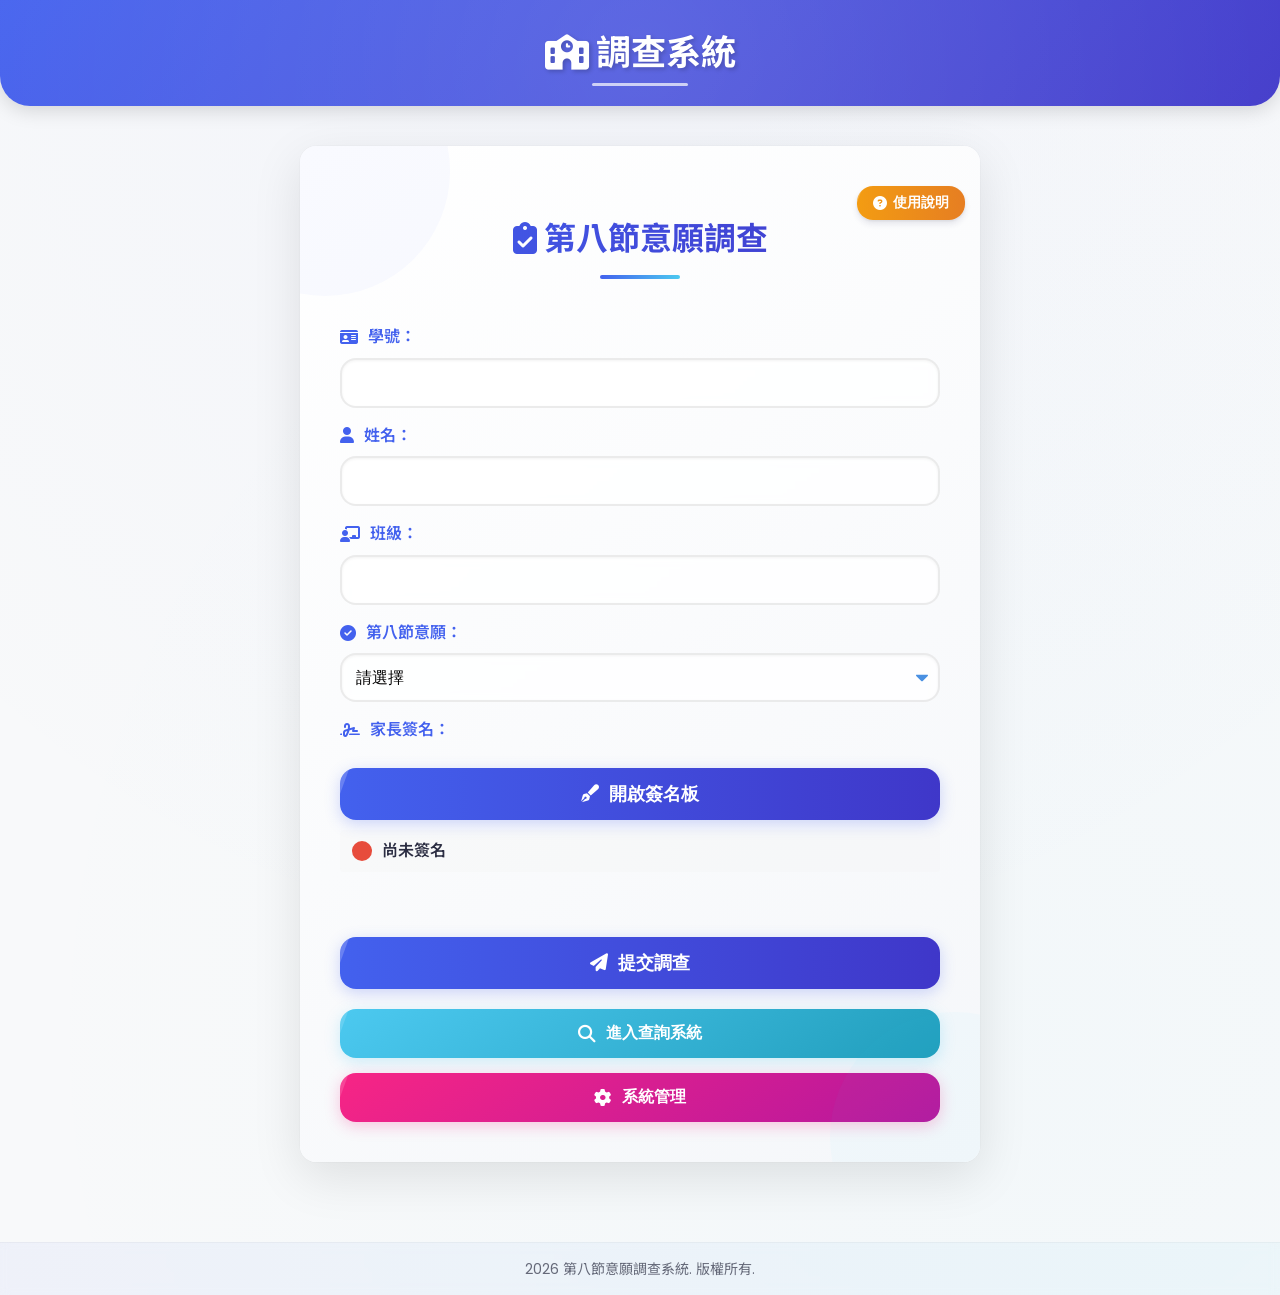
<file: index.html>
<!DOCTYPE html>
<html lang="zh-TW">
<head>
  <meta charset="UTF-8">
  <meta name="viewport" content="width=device-width, initial-scale=1.0, maximum-scale=1.0, user-scalable=no">
  <meta name="theme-color" content="#4361ee">
  <meta name="apple-mobile-web-app-capable" content="yes">
  <meta name="apple-mobile-web-app-status-bar-style" content="black-translucent">
  <title>第八節意願調查系統</title>
  
  <!-- 預連接到外部資源 -->
  <link rel="preconnect" href="https://fonts.googleapis.com">
  <link rel="preconnect" href="https://fonts.gstatic.com" crossorigin>
  <link rel="preconnect" href="https://cdnjs.cloudflare.com">
  <link rel="preconnect" href="https://unpkg.com">
  <link rel="preconnect" href="https://challenges.cloudflare.com">
  
  <!-- 預加載關鍵資源 -->
  <link rel="preload" href="styles.css" as="style">
  <link rel="preload" href="script.js" as="script">
  
  <!-- 樣式資源 -->
  <link href="https://fonts.googleapis.com/css2?family=Poppins:wght@400;600;700&family=Noto+Sans+TC:wght@400;500;700&display=swap" rel="stylesheet">
  <link rel="stylesheet" href="https://cdnjs.cloudflare.com/ajax/libs/font-awesome/6.4.0/css/all.min.css">
  <link rel="stylesheet" href="styles.css">
  <link rel="stylesheet" href="https://cdnjs.cloudflare.com/ajax/libs/animate.css/4.1.1/animate.min.css"/>
  <link href="https://unpkg.com/aos@2.3.1/dist/aos.css" rel="stylesheet">
  
  <!-- 全局配置 -->
  <script>
    document.addEventListener('DOMContentLoaded', function() {
      window.scriptUrl = 'https://script.google.com/macros/s/AKfycbxCCH1cdUGSjPVnOPqyfyZ9yQ9eHmCp1Uc4J2hbt3aDwDTwOhUAlPf52gSZRfhrH4jbwg/exec';
      
      // 禁用AOS動畫以提高性能
      AOS.init({
        disable: true
      });
      
      // 預加載圖標資源
      const preloadIcons = [
        'fa-school',
        'fa-clipboard-check',
        'fa-question-circle',
        'fa-id-card',
        'fa-user',
        'fa-chalkboard-teacher',
        'fa-check-circle',
        'fa-comment-alt',
        'fa-signature',
        'fa-pen-fancy',
        'fa-paper-plane',
        'fa-search',
        'fa-cog'
      ];
      
      // 初始化表單和事件監聽器
      initFormValidation();
    });
  </script>
  
  <!-- 延遲加載非關鍵JS -->
  <script src="https://challenges.cloudflare.com/turnstile/v0/api.js" async defer></script>
</head>
<body>
  <header class="header">
    <h1><i class="fas fa-school"></i> 調查系統</h1>
  </header>

  <main class="main-content">
    <div class="container" data-aos="fade-up" data-aos-duration="800">
      <h2><i class="fas fa-clipboard-check"></i> 第八節意願調查</h2>
      
      <button id="helpButton" class="help-button" type="button">
        <i class="fas fa-question-circle"></i> 使用說明
      </button>
      
      <form id="surveyForm">
        <label for="studentId"><i class="fas fa-id-card"></i> 學號：</label>
        <input type="text" id="studentId" name="studentId" required autocomplete="off" spellcheck="false">
        
        <label for="name"><i class="fas fa-user"></i> 姓名：</label>
        <input type="text" id="name" name="name" required autocomplete="name">
        
        <label for="class"><i class="fas fa-chalkboard-teacher"></i> 班級：</label>
        <input type="text" id="class" name="class" required>
        
        <label for="intention"><i class="fas fa-check-circle"></i> 第八節意願：</label>
        <select id="intention" name="intention" required>
          <option value="">請選擇</option>
          <option value="參加">參加</option>
          <option value="不參加">不參加</option>
        </select>
        
        <div id="reasonContainer" style="display:none;">
          <label for="reason"><i class="fas fa-comment-alt"></i> 不參加原因：</label>
          <textarea id="reason" name="reason"></textarea>
        </div>
        
        <label for="signature"><i class="fas fa-signature"></i> 家長簽名：</label>
        <button type="button" id="openSignature"><i class="fas fa-pen-fancy"></i> 開啟簽名板</button>
        <div class="signature-status unsigned">
          <div class="status-icon"></div>
          <span class="status-text">尚未簽名</span>
        </div>
        
        <div class="captcha-container">
          <div class="cf-turnstile" data-sitekey="0x4AAAAAABA6Z9ZJMniYyMes"></div>
        </div>
        
        <button type="submit" id="submitButton" disabled><i class="fas fa-paper-plane"></i> 提交調查</button>
      </form>
      
      <div id="loading">
        <div class="spinner"></div>
        <p>提交中，請稍候...</p>
      </div>
      
      <div id="result"></div>

      <button class="query-system-button" onclick="location.href='search.html'">
        <i class="fas fa-search"></i> 進入查詢系統
      </button>
      
      <button class="admin-button" onclick="location.href='admin.html'">
        <i class="fas fa-cog"></i> 系統管理
      </button>
    </div>
  </main>

  <div id="signatureModal" class="modal">
    <div class="modal-content">
      <span class="close">&times;</span>
      <h2><i class="fas fa-signature"></i> 家長簽名</h2>
      <canvas id="signatureCanvas" width="400" height="200"></canvas>
      <div class="signature-buttons">
        <button id="clearSignature"><i class="fas fa-eraser"></i> 清除簽名</button>
        <button id="saveSignature"><i class="fas fa-save"></i> 保存簽名</button>
      </div>
    </div>
  </div>

  <div id="helpModal" class="modal">
    <div class="modal-content help-content">
      <span class="close">&times;</span>
      <div class="help-tabs">
        <div class="help-tab active" data-tab="surveyHelp">填寫調查</div>
        <div class="help-tab" data-tab="searchHelp">查詢系統</div>
        <div class="help-tab" data-tab="adminHelp">管理功能</div>
      </div>
      
      <div id="surveyHelp" class="help-tab-content active">
        <h2><i class="fas fa-info-circle"></i> 調查系統使用說明</h2>
        <div class="help-section">
          <h3><i class="fas fa-clipboard-check"></i> 如何填寫意願調查</h3>
          <ol>
            <li>填寫<strong>學號</strong>、<strong>姓名</strong>和<strong>班級</strong>資料</li>
            <li>選擇第八節<strong>參加</strong>或<strong>不參加</strong>的意願</li>
            <li>若選擇「不參加」，請填寫不參加的原因</li>
            <li>點擊「開啟簽名板」進行<strong>家長簽名</strong></li>
            <li>完成<strong>人機驗證</strong></li>
            <li>點擊「提交調查」按鈕送出資料</li>
          </ol>
          <div class="help-note">
            <p><i class="fas fa-exclamation-triangle"></i> 注意：調查提交後將無法修改，請確認資料正確性</p>
          </div>
        </div>
        
        <div class="help-section">
          <h3><i class="fas fa-signature"></i> 關於家長簽名</h3>
          <p>點擊「開啟簽名板」按鈕，使用滑鼠或觸控筆在簽名區域簽名。</p>
          <p>使用「清除簽名」可重新簽名，「保存簽名」確認完成。</p>
          <p>簽名為必填項目，無簽名無法提交調查。</p>
          <p>系統會檢查簽名的完整性和真實性，簽名太簡單將無法通過驗證。</p>
        </div>
      </div>
      
      <div id="searchHelp" class="help-tab-content">
        <h2><i class="fas fa-search"></i> 查詢系統使用說明</h2>
        <div class="help-section">
          <h3><i class="fas fa-search"></i> 如何查詢調查結果</h3>
          <ol>
            <li>點擊首頁「進入查詢系統」按鈕</li>
            <li>選擇查詢方式：<strong>「學生查詢」</strong>或<strong>「班級查詢」</strong></li>
            <li>輸入<strong>學號</strong>或<strong>班級</strong></li>
            <li>完成<strong>人機驗證</strong></li>
            <li>點擊「查詢」按鈕</li>
          </ol>
        </div>
        
        <div class="help-section">
          <h3><i class="fas fa-info-circle"></i> 查詢結果說明</h3>
          <p><strong>學生查詢</strong>：顯示該學生的填寫資料，包含意願選擇和家長簽名</p>
          <p><strong>班級查詢</strong>：顯示全班學生的填寫統計和個別填寫資料</p>
          <p>可列印查詢結果供存檔或簽核使用</p>
        </div>
      </div>
      
      <div id="adminHelp" class="help-tab-content">
        <h2><i class="fas fa-cog"></i> 管理系統使用說明</h2>
        <div class="help-section">
          <h3><i class="fas fa-cog"></i> 管理系統功能</h3>
          <ol>
            <li>點擊首頁「系統管理」按鈕</li>
            <li>輸入<strong>管理員帳號密碼</strong></li>
            <li>完成<strong>人機驗證</strong>登入系統</li>
          </ol>
        </div>
        
        <div class="help-section">
          <h3><i class="fas fa-clock"></i> 系統設定說明</h3>
          <p>管理員可設定系統<strong>開放時間</strong>和<strong>關閉時間</strong></p>
          <p>在設定的時間範圍外，系統將不接受新的調查提交</p>
          <p>管理員也可查看填寫統計和匯出填寫資料</p>
          <p>系統提供多種格式的資料匯出功能</p>
        </div>
      </div>
    </div>
  </div>

  <div id="alertModal" class="modal">
    <div class="modal-content">
      <span class="close">&times;</span>
      <h2><i class="fas fa-exclamation-circle"></i> 提示</h2>
      <p id="alertMessage"></p>
    </div>
  </div>

  <div id="confirmModal" class="confirm-modal">
    <div class="confirm-content">
      <h2><i class="fas fa-question-circle"></i> 確認提交</h2>
      <p>您確定要提交這份調查嗎？提交後將無法修改。</p>
      <div class="confirm-buttons">
        <button id="confirmSubmit"><i class="fas fa-check"></i> 確認提交</button>
        <button id="cancelSubmit"><i class="fas fa-times"></i> 取消</button>
      </div>
    </div>
  </div>

  <div id="deleteConfirmModal" class="confirm-modal">
    <div class="confirm-content">
      <h2><i class="fas fa-trash-alt"></i> 確認刪除</h2>
      <p>您確定要刪除簽名嗎？此操作無法撤銷。</p>
      <div class="confirm-buttons">
        <button id="confirmDelete"><i class="fas fa-check"></i> 確認刪除</button>
        <button id="cancelDelete"><i class="fas fa-times"></i> 取消</button>
      </div>
    </div>
  </div>

  <footer class="copyright">
    <span id="currentYear"></span> 第八節意願調查系統. 版權所有.
  </footer>

  <!-- 優化JS載入順序 -->
  <script src="https://unpkg.com/aos@2.3.1/dist/aos.js"></script>
  <script src="script.js"></script>
  <script>
    document.getElementById('currentYear').textContent = new Date().getFullYear();
    
    // 表單驗證初始化
    function initFormValidation() {
      const form = document.getElementById('surveyForm');
      const submitButton = document.getElementById('submitButton');
      
      if(form && submitButton) {
        // 檢查表單是否有效
        function checkFormValidity() {
          const isValid = form.checkValidity() && document.querySelector('.signature-status').classList.contains('signed');
          submitButton.disabled = !isValid;
        }
        
        // 監聽所有輸入欄位變化
        form.querySelectorAll('input, select, textarea').forEach(input => {
          input.addEventListener('input', checkFormValidity);
          input.addEventListener('change', checkFormValidity);
        });
        
        // 每2秒檢查一次表單有效性
        setInterval(checkFormValidity, 2000);
      }
    }
    
    // 初始化AOS動畫
    AOS.init({
      disable: true // 禁用所有動畫以提高性能
    });
  </script>
</body>
</html>
</file>
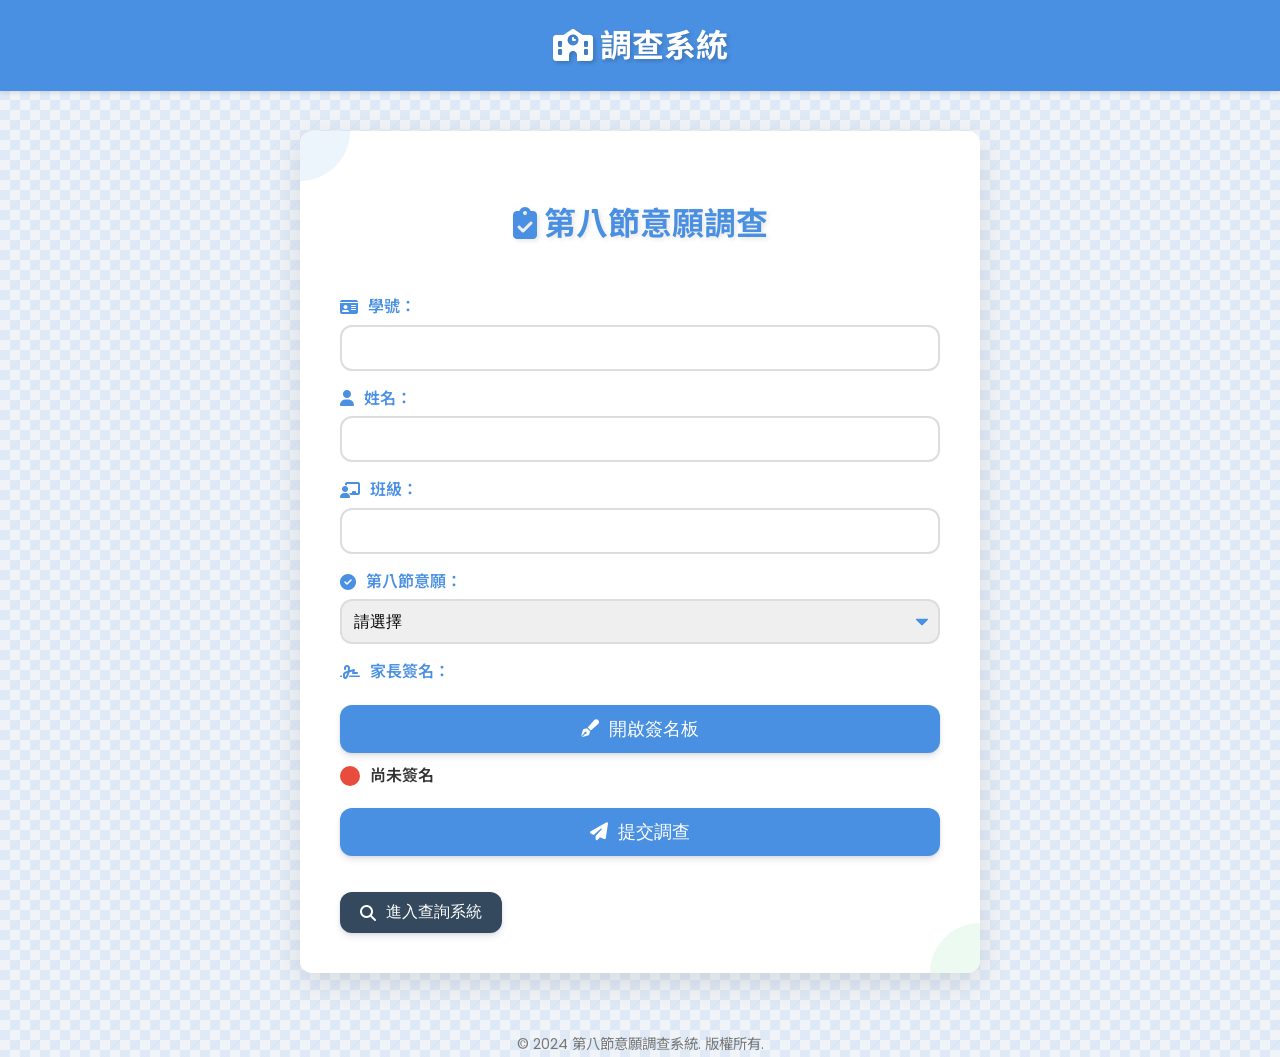
<file: a.html>
<html><head>
  <meta charset="UTF-8">
  <meta name="viewport" content="width=device-width, initial-scale=1.0">
  <title>第八節意願調查系統</title>
  <link href="https://fonts.googleapis.com/css2?family=Poppins:wght@400;600;700&family=Noto+Sans+TC:wght@400;500;700&display=swap" rel="stylesheet">
  <link rel="stylesheet" href="https://cdnjs.cloudflare.com/ajax/libs/font-awesome/6.4.0/css/all.min.css">
  <style>
    :root {
      --primary-color: #4a90e2;
      --secondary-color: #50c878;
      --background-color: #f0f4f8;
      --text-color: #333;
      --border-radius: 12px;
      --box-shadow: 0 10px 30px rgba(0, 0, 0, 0.1);
    }
  
    body {
      font-family: 'Poppins', 'Noto Sans TC', sans-serif;
      background-color: var(--background-color);
      color: var(--text-color);
      line-height: 1.6;
      margin: 0;
      padding: 0;
      min-height: 100vh;
      display: flex;
      flex-direction: column;
      background-image: 
        linear-gradient(45deg, rgba(74, 144, 226, 0.1) 25%, transparent 25%),
        linear-gradient(-45deg, rgba(74, 144, 226, 0.1) 25%, transparent 25%),
        linear-gradient(45deg, transparent 75%, rgba(74, 144, 226, 0.1) 75%),
        linear-gradient(-45deg, transparent 75%, rgba(74, 144, 226, 0.1) 75%);
      background-size: 20px 20px;
      background-position: 0 0, 0 10px, 10px -10px, -10px 0px;
    }
  
    .header {
      background-color: var(--primary-color);
      color: white;
      padding: 20px 0;
      text-align: center;
      box-shadow: 0 2px 4px rgba(0,0,0,0.1);
    }

    .header h1 {
      margin: 0;
      font-size: 2em;
      text-shadow: 2px 2px 4px rgba(0,0,0,0.2);
    }

    .header p {
      margin: 10px 0 0;
      font-size: 1.1em;
      opacity: 0.9;
    }

    .main-content {
      flex: 1;
      display: flex;
      justify-content: center;
      align-items: center;
      padding: 40px 20px;
    }

    .container {
      background-color: white;
      padding: 40px;
      border-radius: var(--border-radius);
      box-shadow: var(--box-shadow);
      max-width: 600px;
      width: 100%;
      position: relative;
      overflow: hidden;
    }

    .container::before {
      content: '';
      position: absolute;
      top: -50px;
      left: -50px;
      width: 100px;
      height: 100px;
      background-color: var(--primary-color);
      opacity: 0.1;
      border-radius: 50%;
    }

    .container::after {
      content: '';
      position: absolute;
      bottom: -50px;
      right: -50px;
      width: 100px;
      height: 100px;
      background-color: var(--secondary-color);
      opacity: 0.1;
      border-radius: 50%;
    }
  
    h2 {
      color: var(--primary-color);
      text-align: center;
      margin-bottom: 30px;
      font-size: 2em;
      text-shadow: 2px 2px 4px rgba(0,0,0,0.1);
    }
  
    form {
      display: flex;
      flex-direction: column;
    }
  
    label {
      margin-top: 15px;
      font-weight: 600;
      color: var(--primary-color);
      display: flex;
      align-items: center;
    }

    label i {
      margin-right: 10px;
      color: var(--primary-color);
    }
  
    input, select, textarea {
      margin-top: 5px;
      padding: 12px;
      border: 2px solid #ddd;
      border-radius: var(--border-radius);
      font-size: 16px;
      transition: all 0.3s ease;
    }

    input:focus, select:focus, textarea:focus {
      outline: none;
      border-color: var(--primary-color);
      box-shadow: 0 0 0 3px rgba(74, 144, 226, 0.2);
    }
  
    select {
      appearance: none;
      background-image: url('data:image/svg+xml;charset=US-ASCII,%3Csvg%20xmlns%3D%22http%3A%2F%2Fwww.w3.org%2F2000%2Fsvg%22%20width%3D%22292.4%22%20height%3D%22292.4%22%3E%3Cpath%20fill%3D%22%234a90e2%22%20d%3D%22M287%2069.4a17.6%2017.6%200%200%200-13-5.4H18.4c-5%200-9.3%201.8-12.9%205.4A17.6%2017.6%200%200%200%200%2082.2c0%205%201.8%209.3%205.4%2012.9l128%20127.9c3.6%203.6%207.8%205.4%2012.8%205.4s9.2-1.8%2012.8-5.4L287%2095c3.5-3.5%205.4-7.8%205.4-12.8%200-5-1.9-9.2-5.5-12.8z%22%2F%3E%3C%2Fsvg%3E');
      background-repeat: no-repeat;
      background-position: right 10px top 50%;
      background-size: 12px auto;
    }
  
    button {
      margin-top: 20px;
      padding: 12px;
      background-color: var(--primary-color);
      color: white;
      border: none;
      border-radius: var(--border-radius);
      font-size: 18px;
      cursor: pointer;
      transition: all 0.3s ease;
      box-shadow: 0 4px 6px rgba(50, 50, 93, 0.11), 0 1px 3px rgba(0, 0, 0, 0.08);
      display: flex;
      align-items: center;
      justify-content: center;
    }
  
    button:hover {
      background-color: #3a7bc8;
      transform: translateY(-2px);
      box-shadow: 0 7px 14px rgba(50, 50, 93, 0.1), 0 3px 6px rgba(0, 0, 0, 0.08);
    }

    button:active {
      transform: translateY(1px);
    }

    button i {
      margin-right: 10px;
    }
  
    #loading, #result {
      display: none;
      margin-top: 20px;
    }
  
    #result {
      text-align: left;
    }

    #result h3 {
      color: var(--primary-color);
      margin-bottom: 15px;
    }

    #result p {
      margin-bottom: 10px;
    }
  
    .spinner {
      border: 4px solid rgba(0, 0, 0, 0.1);
      border-left-color: var(--primary-color);
      border-radius: 50%;
      width: 40px;
      height: 40px;
      animation: spin 1s linear infinite;
      margin: 20px auto;
    }
  
    @keyframes spin {
      0% { transform: rotate(0deg); }
      100% { transform: rotate(360deg); }
    }
  
    .modal {
      display: none;
      position: fixed;
      z-index: 1;
      left: 0;
      top: 0;
      width: 100%;
      height: 100%;
      overflow: auto;
      background-color: rgba(0,0,0,0.4);
      backdrop-filter: blur(5px);
    }
  
    .modal-content {
      background-color: #fefefe;
      margin: 15% auto;
      padding: 20px;
      border: 1px solid #888;
      width: 80%;
      max-width: 500px;
      border-radius: var(--border-radius);
      box-shadow: var(--box-shadow);
      animation: modalFadeIn 0.3s;
    }

    @keyframes modalFadeIn {
      from {opacity: 0; transform: translateY(-50px);}
      to {opacity: 1; transform: translateY(0);}
    }
  
    .close {
      color: #aaa;
      float: right;
      font-size: 28px;
      font-weight: bold;
      cursor: pointer;
      transition: color 0.3s ease;
    }
  
    .close:hover,
    .close:focus {
      color: #000;
      text-decoration: none;
    }
  
    #signatureCanvas {
      border: 2px solid #ddd;
      border-radius: var(--border-radius);
      cursor: crosshair;
    }
  
    .confirm-modal {
      display: none;
      position: fixed;
      z-index: 1001;
      left: 0;
      top: 0;
      width: 100%;
      height: 100%;
      overflow: auto;
      background-color: rgba(0,0,0,0.4);
      backdrop-filter: blur(5px);
    }
  
    .confirm-content {
      background-color: #ffffff;
      margin: 15% auto;
      padding: 30px;
      border: none;
      width: 90%;
      max-width: 400px;
      border-radius: var(--border-radius);
      box-shadow: 0 10px 40px rgba(0,0,0,0.2);
      text-align: center;
      animation: modalFadeIn 0.3s;
    }
  
    .confirm-content h2 {
      color: var(--primary-color);
      margin-bottom: 20px;
      font-size: 1.8em;
    }
  
    .confirm-content p {
      margin-bottom: 30px;
      font-size: 1.1em;
      color: #555;
    }
  
    .confirm-buttons {
      display: flex;
      justify-content: center;
      gap: 20px;
    }
  
    .confirm-buttons button {
      padding: 12px 24px;
      font-size: 1em;
      font-weight: 600;
      border: none;
      border-radius: 30px;
      cursor: pointer;
      transition: all 0.3s ease;
      box-shadow: 0 4px 6px rgba(50, 50, 93, 0.11), 0 1px 3px rgba(0, 0, 0, 0.08);
    }
  
    #confirmSubmit, #confirmDelete {
      background-color: var(--secondary-color);
      color: white;
    }
  
    #confirmSubmit:hover, #confirmDelete:hover {
      background-color: #45b168;
      transform: translateY(-2px);
    }
  
    #cancelSubmit, #cancelDelete {
      background-color: #f0f0f0;
      color: #333;
    }
  
    #cancelSubmit:hover, #cancelDelete:hover {
      background-color: #e0e0e0;
      transform: translateY(-2px);
    }
  
    @media (max-width: 600px) {
      .container {
        width: 95%;
        padding: 1.5rem;
      }
  
      h2 {
        font-size: 1.5rem;
      }
  
      input[type="text"],
      input[type="email"],
      select,
      button {
        font-size: 0.9rem;
      }
  
      .confirm-content {
        width: 95%;
        padding: 20px;
      }
  
      .confirm-content h2 {
        font-size: 1.5em;
      }
  
      .confirm-content p {
        font-size: 1em;
      }
  
      .confirm-buttons button {
        padding: 10px 20px;
        font-size: 0.9em;
      }
    }

    .signature-status {
      display: flex;
      align-items: center;
      margin-top: 10px;
    }

    .signature-status .status-icon {
      width: 20px;
      height: 20px;
      border-radius: 50%;
      margin-right: 10px;
    }

    .signature-status .status-text {
      font-weight: 600;
    }

    .signature-status.signed .status-icon {
      background-color: var(--secondary-color);
    }

    .signature-status.unsigned .status-icon {
      background-color: #e74c3c;
    }
    
    #reason {
      width: 100%;
      height: 100px;
      resize: vertical;
      min-height: 100px;
      max-height: 200px;
    }

    .copyright {
      text-align: center;
      margin-top: 20px;
      font-size: 0.9em;
      color: #777;
    }

    .signature-buttons {
      display: flex;
      justify-content: space-between;
      margin-top: 10px;
    }

    #clearSignature, #saveSignature {
      flex: 1;
      margin: 0 5px;
    }

    #clearSignature {
      background-color: #e74c3c;
    }

    #clearSignature:hover {
      background-color: #c0392b;
    }

    #saveSignature {
      background-color: var(--secondary-color);
    }

    #saveSignature:hover {
      background-color: #45b168;
    }

    .query-system-button {
      background-color: #34495e;
      color: white;
      padding: 10px 20px;
      border: none;
      border-radius: var(--border-radius);
      font-size: 16px;
      cursor: pointer;
      transition: all 0.3s ease;
      box-shadow: 0 4px 6px rgba(50, 50, 93, 0.11), 0 1px 3px rgba(0, 0, 0, 0.08);
      display: inline-flex;
      align-items: center;
      justify-content: center;
      margin-top: 20px;
    }

    .query-system-button:hover {
      background-color: #2c3e50;
      transform: translateY(-2px);
      box-shadow: 0 7px 14px rgba(50, 50, 93, 0.1), 0 3px 6px rgba(0, 0, 0, 0.08);
    }

    .query-system-button:active {
      transform: translateY(1px);
    }

    .query-system-button i {
      margin-right: 10px;
    }
  </style>
</head>
<body>
  <header class="header">
    <h1><i class="fas fa-school"></i> 調查系統</h1>
  </header>

  <main class="main-content">
    <div class="container">
      <h2><i class="fas fa-clipboard-check"></i> 第八節意願調查</h2>
      <form id="surveyForm">
        <label for="studentId"><i class="fas fa-id-card"></i> 學號：</label>
        <input type="text" id="studentId" name="studentId" required>
        
        <label for="name"><i class="fas fa-user"></i> 姓名：</label>
        <input type="text" id="name" name="name" required>
        
        <label for="class"><i class="fas fa-chalkboard-teacher"></i> 班級：</label>
        <input type="text" id="class" name="class" required>
        
        <label for="intention"><i class="fas fa-check-circle"></i> 第八節意願：</label>
        <select id="intention" name="intention" required>
          <option value="">請選擇</option>
          <option value="參加">參加</option>
          <option value="不參加">不參加</option>
        </select>
        
        <div id="reasonContainer" style="display:none;">
          <label for="reason"><i class="fas fa-comment-alt"></i> 不參加原因：</label>
          <textarea id="reason" name="reason"></textarea>
        </div>
        
        <label for="signature"><i class="fas fa-signature"></i> 家長簽名：</label>
        <button type="button" id="openSignature"><i class="fas fa-pen-fancy"></i> 開啟簽名板</button>
        <div class="signature-status unsigned">
          <div class="status-icon"></div>
          <span class="status-text">尚未簽名</span>
        </div>
        
        <button type="submit"><i class="fas fa-paper-plane"></i> 提交調查</button>
      </form>
      
      <div id="loading">
        <div class="spinner"></div>
        <p>提交中，請稍候...</p>
      </div>
      
      <div id="result"></div>

      <button class="query-system-button" onclick="location.href='https://samzhangw.github.io/sigin/search'">
        <i class="fas fa-search"></i> 進入查詢系統
      </button>
    </div>
  </main>

  <div id="signatureModal" class="modal">
    <div class="modal-content">
      <span class="close">&times;</span>
      <h2><i class="fas fa-signature"></i> 家長簽名</h2>
      <canvas id="signatureCanvas" width="400" height="200"></canvas>
      <div class="signature-buttons">
        <button id="clearSignature"><i class="fas fa-eraser"></i> 清除簽名</button>
        <button id="saveSignature"><i class="fas fa-save"></i> 保存簽名</button>
      </div>
    </div>
  </div>

  <div id="alertModal" class="modal">
    <div class="modal-content">
      <span class="close">&times;</span>
      <h2><i class="fas fa-exclamation-circle"></i> 提示</h2>
      <p id="alertMessage"></p>
    </div>
  </div>

  <div id="confirmModal" class="confirm-modal">
    <div class="confirm-content">
      <h2><i class="fas fa-question-circle"></i> 確認提交</h2>
      <p>您確定要提交這份調查嗎？提交後將無法修改。</p>
      <div class="confirm-buttons">
        <button id="confirmSubmit"><i class="fas fa-check"></i> 確認提交</button>
        <button id="cancelSubmit"><i class="fas fa-times"></i> 取消</button>
      </div>
    </div>
  </div>

  <div id="deleteConfirmModal" class="confirm-modal">
    <div class="confirm-content">
      <h2><i class="fas fa-trash-alt"></i> 確認刪除</h2>
      <p>您確定要刪除簽名嗎？此操作無法撤銷。</p>
      <div class="confirm-buttons">
        <button id="confirmDelete"><i class="fas fa-check"></i> 確認刪除</button>
        <button id="cancelDelete"><i class="fas fa-times"></i> 取消</button>
      </div>
    </div>
  </div>

  <footer class="copyright">
    © 2024 第八節意願調查系統. 版權所有.
  </footer>

  <script>
    const form = document.getElementById('surveyForm');
    const intentionSelect = document.getElementById('intention');
    const reasonContainer = document.getElementById('reasonContainer');
    const modal = document.getElementById('signatureModal');
    const alertModal = document.getElementById('alertModal');
    const confirmModal = document.getElementById('confirmModal');
    const deleteConfirmModal = document.getElementById('deleteConfirmModal');
    const openSignatureBtn = document.getElementById('openSignature');
    const closeBtns = document.getElementsByClassName('close');
    const canvas = document.getElementById('signatureCanvas');
    const clearBtn = document.getElementById('clearSignature');
    const saveBtn = document.getElementById('saveSignature');
    const ctx = canvas.getContext('2d');
    let isDrawing = false;
    let signatureData = '';
    const signatureStatus = document.querySelector('.signature-status');

    let lastX = 0;
    let lastY = 0;
    let signaturePaths = [];
    let currentPath = [];

    function resizeCanvas() {
      const containerWidth = document.querySelector('.modal-content').offsetWidth;
      const oldWidth = canvas.width;
      const oldHeight = canvas.height;
      canvas.width = containerWidth - 40;
      canvas.height = Math.min(200, window.innerHeight * 0.3);
      
      // Redraw the signature
      if (signaturePaths.length > 0) {
        const scaleX = canvas.width / oldWidth;
        const scaleY = canvas.height / oldHeight;
        ctx.scale(scaleX, scaleY);
        redrawSignature();
        ctx.setTransform(1, 0, 0, 1, 0, 0); // Reset transformation
      }
    }

    function redrawSignature() {
      ctx.lineWidth = 2;
      ctx.lineCap = 'round';
      ctx.strokeStyle = '#000';

      signaturePaths.forEach(path => {
        ctx.beginPath();
        ctx.moveTo(path[0].x, path[0].y);
        for (let i = 1; i < path.length; i++) {
          ctx.lineTo(path[i].x, path[i].y);
        }
        ctx.stroke();
      });
    }

    window.addEventListener('resize', resizeCanvas);
    modal.addEventListener('shown.bs.modal', resizeCanvas);

    intentionSelect.addEventListener('change', function() {
      if (this.value === '不參加') {
        reasonContainer.style.display = 'block';
      } else {
        reasonContainer.style.display = 'none';
      }
    });

    openSignatureBtn.onclick = function() {
      modal.style.display = 'block';
      resizeCanvas();
      if (signaturePaths.length > 0) {
        redrawSignature();
      }
    }

    Array.from(closeBtns).forEach(btn => {
      btn.onclick = function() {
        btn.closest('.modal').style.display = 'none';
      }
    });

    window.onclick = function(event) {
      if (event.target.classList.contains('modal')) {
        event.target.style.display = 'none';
      }
    }

    canvas.addEventListener('mousedown', startDrawing);
    canvas.addEventListener('mousemove', draw);
    canvas.addEventListener('mouseup', stopDrawing);
    canvas.addEventListener('mouseout', stopDrawing);

    canvas.addEventListener('touchstart', startDrawing);
    canvas.addEventListener('touchmove', draw);
    canvas.addEventListener('touchend', stopDrawing);

    function startDrawing(e) {
      isDrawing = true;
      currentPath = [];
      [lastX, lastY] = getCoordinates(e);
      currentPath.push({x: lastX, y: lastY});
    }

    function draw(e) {
      if (!isDrawing) return;
      e.preventDefault();
      
      const [x, y] = getCoordinates(e);
      
      ctx.beginPath();
      ctx.moveTo(lastX, lastY);
      ctx.lineTo(x, y);
      ctx.strokeStyle = '#000';
      ctx.lineWidth = 2;
      ctx.lineCap = 'round';
      ctx.stroke();

      currentPath.push({x, y});
      [lastX, lastY] = [x, y];
    }

    function stopDrawing() {
      if (!isDrawing) return;
      isDrawing = false;
      signaturePaths.push(currentPath);
    }

    function getCoordinates(e) {
      const rect = canvas.getBoundingClientRect();
      const x = (e.clientX || e.touches[0].clientX) - rect.left;
      const y = (e.clientY || e.touches[0].clientY) - rect.top;
      return [x, y];
    }

    clearBtn.onclick = function() {
      deleteConfirmModal.style.display = 'block';
    }

    document.getElementById('confirmDelete').onclick = function() {
      ctx.clearRect(0, 0, canvas.width, canvas.height);
      signaturePaths = [];
      signatureData = '';
      updateSignatureStatus();
      deleteConfirmModal.style.display = 'none';
    }

    document.getElementById('cancelDelete').onclick = function() {
      deleteConfirmModal.style.display = 'none';
    }

    saveBtn.onclick = function() {
      signatureData = canvas.toDataURL();
      modal.style.display = 'none';
      updateSignatureStatus();
    }

    function updateSignatureStatus() {
      if (signatureData) {
        signatureStatus.className = 'signature-status signed';
        signatureStatus.querySelector('.status-text').textContent = '已完成簽名';
      } else {
        signatureStatus.className = 'signature-status unsigned';
        signatureStatus.querySelector('.status-text').textContent = '尚未簽名';
      }
    }

    form.addEventListener('submit', function(e) {
      e.preventDefault();
      if (!signatureData) {
        showAlert('請先完成家長簽名');
        return;
      }
      confirmModal.style.display = 'block';
    });

    document.getElementById('confirmSubmit').addEventListener('click', function() {
      confirmModal.style.display = 'none';
      submitForm();
    });

    document.getElementById('cancelSubmit').addEventListener('click', function() {
      confirmModal.style.display = 'none';
    });

    function submitForm() {
      const studentId = document.getElementById('studentId').value;
      const name = document.getElementById('name').value;
      const className = document.getElementById('class').value;
      const intention = document.getElementById('intention').value;
      const reason = document.getElementById('reason').value;
      const signature = signatureData;
      
      const loading = document.getElementById('loading');
      loading.style.display = 'block';

      const scriptUrl = 'https://script.google.com/macros/s/AKfycbyaPZzxLyV9La_5V86LsEj0KYse4lyT5qBHbzxNHmLuMUm6Vom7OXgXSfPmwcfQQKC9bQ/exec';

      fetch(scriptUrl, {
        method: 'POST',
        mode: 'no-cors',
        headers: {
          'Content-Type': 'application/json',
        },
        body: JSON.stringify({
          studentId,
          name,
          class: className,
          intention,
          reason,
          signature
        })
      })
      .then(response => {
        loading.style.display = 'none';
        const result = document.getElementById('result');
        result.style.display = 'block';
        result.innerHTML = `
          <h3><i class="fas fa-check-circle"></i> 調查結果已成功提交</h3>
          <p><strong><i class="fas fa-id-card"></i> 學號：</strong>${studentId}</p>
          <p><strong><i class="fas fa-user"></i> 姓名：</strong>${name}</p>
          <p><strong><i class="fas fa-chalkboard-teacher"></i> 班級：</strong>${className}</p>
          <p><strong><i class="fas fa-check-circle"></i> 第八節意願：</strong>${intention}</p>
          ${intention === '不參加' ? `<p><strong><i class="fas fa-comment-alt"></i> 不參加原因：</strong>${reason}</p>` : ''}
          <p><strong><i class="fas fa-signature"></i> 家長簽名：</strong></p>
          <img src="${signature}" alt="家長簽名" style="max-width: 100%; border: 1px solid #bdc3c7; border-radius: var(--border-radius);">
        `;
      })
      .catch(error => {
        loading.style.display = 'none';
        showAlert('提交失敗，請稍後再試');
        console.error('Error:', error);
      });
    }

    function showAlert(message) {
      const alertMessage = document.getElementById('alertMessage');
      alertMessage.textContent = message;
      alertModal.style.display = 'block';
    }
  </script>
</body>
</html>
</file>
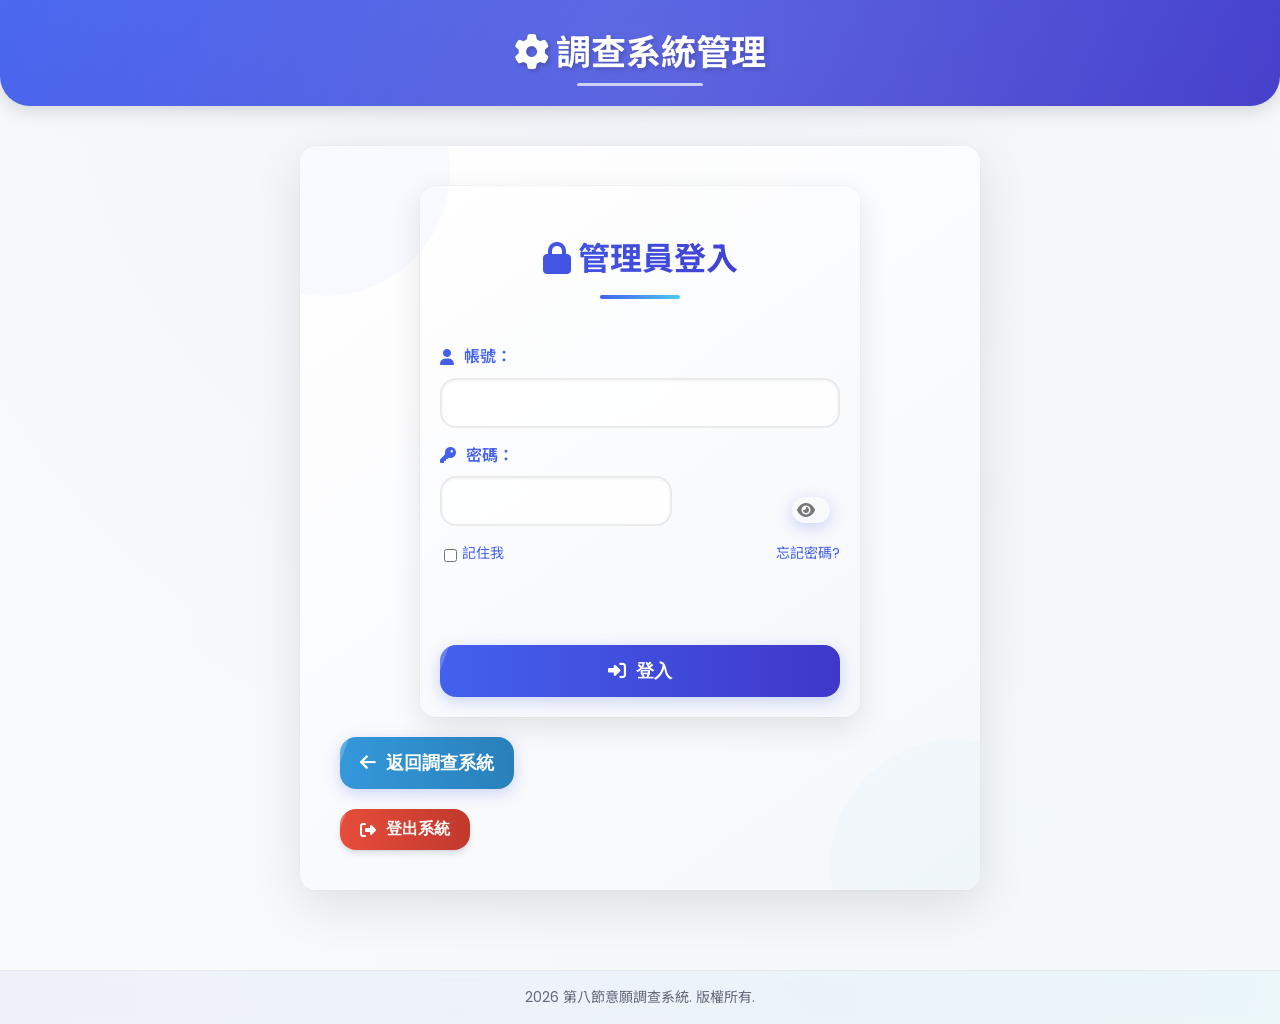
<file: admin.html>
<!DOCTYPE html>
<html lang="zh-TW">
<head>
  <meta charset="UTF-8">
  <meta name="viewport" content="width=device-width, initial-scale=1.0, maximum-scale=1.0, user-scalable=no">
  <!-- 添加移動端主題色以提升移動瀏覽器整合體驗 -->
  <meta name="theme-color" content="#4361ee">
  <meta name="apple-mobile-web-app-capable" content="yes">
  <meta name="apple-mobile-web-app-status-bar-style" content="black-translucent">
  <title>調查系統管理</title>
  
  <!-- 預連接到外部資源 -->
  <link rel="preconnect" href="https://fonts.googleapis.com">
  <link rel="preconnect" href="https://fonts.gstatic.com" crossorigin>
  <link rel="preconnect" href="https://cdnjs.cloudflare.com">
  <link rel="preconnect" href="https://unpkg.com">
  <link rel="preconnect" href="https://challenges.cloudflare.com">
  
  <!-- 預加載關鍵資源 -->
  <link rel="preload" href="styles.css" as="style">
  <link rel="preload" href="admin-styles.css" as="style">
  <link rel="preload" href="admin-script.js" as="script">
  
  <!-- 樣式資源 -->
  <link href="https://fonts.googleapis.com/css2?family=Poppins:wght@400;600;700&family=Noto+Sans+TC:wght@400;500;700&display=swap" rel="stylesheet">
  <link rel="stylesheet" href="https://cdnjs.cloudflare.com/ajax/libs/font-awesome/6.4.0/css/all.min.css">
  <link rel="stylesheet" href="styles.css">
  <link rel="stylesheet" href="admin-styles.css">
  <link rel="stylesheet" href="https://cdnjs.cloudflare.com/ajax/libs/animate.css/4.1.1/animate.min.css"/>
  <link href="https://unpkg.com/aos@2.3.1/dist/aos.css" rel="stylesheet">
  
  <!-- 延遲加載非關鍵JS -->
  <script src="https://challenges.cloudflare.com/turnstile/v0/api.js" async defer></script>
</head>
<body>
  <header class="header">
    <h1><i class="fas fa-cog"></i> 調查系統管理</h1>
  </header>

  <main class="main-content">
    <div class="container" data-aos="fade-up" data-aos-duration="800">
      <div id="loginSection">
        <h2><i class="fas fa-lock"></i> 管理員登入</h2>
        <form id="loginForm">
          <label for="username"><i class="fas fa-user"></i> 帳號：</label>
          <input type="text" id="username" name="username" required autocomplete="username">
          
          <label for="password"><i class="fas fa-key"></i> 密碼：</label>
          <div class="password-input-container">
            <input type="password" id="password" name="password" required autocomplete="current-password">
            <button type="button" id="togglePassword" class="toggle-password">
              <i class="fas fa-eye"></i>
            </button>
          </div>
          
          <div class="login-options">
            <label>
              <input type="checkbox" id="rememberMe"> 記住我
            </label>
            <a href="#" id="forgotPassword">忘記密碼?</a>
          </div>
          
          <div class="captcha-container">
            <div class="cf-turnstile" data-sitekey="0x4AAAAAABA6Z9ZJMniYyMes"></div>
          </div>
          
          <button type="submit"><i class="fas fa-sign-in-alt"></i> 登入</button>
        </form>
        
        <div id="loginLoading" class="loading-container">
          <div class="spinner"></div>
          <p>登入中，請稍候...</p>
        </div>
        
        <div id="loginResult"></div>
      </div>
      
      <div id="adminSection" style="display: none;">
        <div class="dashboard-header">
          <h3><i class="fas fa-tachometer-alt"></i> 管理員控制台</h3>
          <p>歡迎使用第八節調查系統管理介面，請選擇以下功能進行操作。</p>
          <div class="server-time" id="serverTime">載入中...</div>
        </div>

        <div class="admin-tabs">
          <div class="admin-tab active" data-tab="settingsTab"><i class="fas fa-calendar-alt"></i> 時間設定</div>
          <div class="admin-tab" data-tab="statsTab"><i class="fas fa-chart-bar"></i> 填寫統計</div>
          <div class="admin-tab" data-tab="exportTab"><i class="fas fa-file-export"></i> 資料匯出</div>
          <div class="admin-tab" data-tab="settingsAdvancedTab"><i class="fas fa-cogs"></i> 進階設定</div>
        </div>
        
        <div id="settingsTab" class="admin-tab-content active">
          <div class="stats-card">
            <div class="stats-header">
              <div class="stats-title"><i class="fas fa-calendar-alt"></i> 系統時間設定</div>
            </div>
            
            <form id="adminForm">
              <label for="openTime"><i class="fas fa-door-open"></i> 開放時間：</label>
              <input type="datetime-local" id="openTime" name="openTime">
              
              <label for="closeTime"><i class="fas fa-door-closed"></i> 關閉時間：</label>
              <input type="datetime-local" id="closeTime" name="closeTime">
              
              <div class="quick-settings">
                <h4><i class="fas fa-clock"></i> 快速設定</h4>
                <div class="quick-buttons">
                  <button type="button" id="setToday" class="quick-btn">
                    <i class="fas fa-calendar-day"></i> 今天
                  </button>
                  <button type="button" id="setTomorrow" class="quick-btn">
                    <i class="fas fa-calendar-plus"></i> 明天
                  </button>
                  <button type="button" id="setNextWeek" class="quick-btn">
                    <i class="fas fa-calendar-week"></i> 下週一
                  </button>
                  <button type="button" id="clearTimes" class="quick-btn clear">
                    <i class="fas fa-times"></i> 清除
                  </button>
                </div>
              </div>
              
              <div id="currentSettings" class="current-settings">
                <h3>當前設定</h3>
                <p id="currentOpenTime">開放時間：尚未設定</p>
                <p id="currentCloseTime">關閉時間：尚未設定</p>
              </div>
              
              <button type="submit"><i class="fas fa-save"></i> 保存設定</button>
            </form>
            
            <div id="adminLoading" class="loading-container">
              <div class="spinner"></div>
              <p>處理中，請稍候...</p>
            </div>
            
            <div id="adminResult" class="admin-result"></div>
          </div>
        </div>
        
        <div id="statsTab" class="admin-tab-content">
          <div class="system-status-indicator" id="systemStatusIndicator" title="載入中...">
            <i class="fas fa-circle-notch fa-spin"></i>
          </div>
          
          <div class="dashboard-stats">
            <div class="dashboard-stat total">
              <h3>總填寫人數</h3>
              <div class="stat-value neutral" id="statsTotalSubmissions">0</div>
              <div class="stat-change neutral">今日 +0</div>
            </div>
            <div class="dashboard-stat yes">
              <h3>參加人數</h3>
              <div class="stat-value up" id="statsParticipateCount">0</div>
              <div class="stat-change up">今日 +0</div>
            </div>
            <div class="dashboard-stat no">
              <h3>不參加人數</h3>
              <div class="stat-value down" id="statsNotParticipateCount">0</div>
              <div class="stat-change down">今日 +0</div>
            </div>
            <div class="dashboard-stat rate">
              <h3>參加率</h3>
              <div class="stat-value neutral" id="statsParticipatePercent">0%</div>
              <div class="stat-change neutral">今日 +0%</div>
            </div>
          </div>
          
          <div class="stats-chart-row">
            <div class="stats-card">
              <div class="stats-header">
                <div class="stats-title"><i class="fas fa-chart-pie"></i> 參與概況</div>
              </div>
              <div id="overviewChart"></div>
            </div>
            <div class="stats-card">
              <div class="stats-header">
                <div class="stats-title"><i class="fas fa-chart-line"></i> 填寫趨勢</div>
              </div>
              <div id="timelineChart"></div>
            </div>
          </div>
          
          <div class="stats-card">
            <div class="stats-header">
              <div class="stats-title"><i class="fas fa-school"></i> 各班統計</div>
            </div>
            <div id="classStatistics" class="class-stats">
              <!-- 班級統計將在這裡動態生成 -->
              <div class="loading-container" id="classStatsLoading">
                <div class="spinner"></div>
                <p>載入統計數據中...</p>
              </div>
            </div>
          </div>
          
          <div class="stats-card">
            <div class="stats-header">
              <div class="stats-title"><i class="fas fa-list"></i> 填寫明細</div>
              <div class="stats-actions">
                <button id="exportCSV" class="stats-action-btn">
                  <i class="fas fa-file-csv"></i> 匯出 CSV
                </button>
                <button id="bulkExportBtn" class="stats-action-btn">
                  <i class="fas fa-download"></i> 進階匯出
                </button>
                <button id="printStats" class="stats-action-btn">
                  <i class="fas fa-print"></i> 列印統計
                </button>
                <button id="refreshStats" class="stats-action-btn">
                  <i class="fas fa-sync-alt"></i> 刷新資料
                </button>
              </div>
            </div>
            
            <div class="search-filter">
              <input type="text" id="submissionSearch" placeholder="搜尋學號、姓名或班級...">
            </div>
            
            <div class="intention-filter">
              <label>
                <input type="checkbox" id="filterYes" checked> 參加
              </label>
              <label>
                <input type="checkbox" id="filterNo" checked> 不參加
              </label>
            </div>
            
            <div class="table-container">
              <table id="submissionsTable" class="stats-table">
                <thead>
                  <tr>
                    <th>學號</th>
                    <th>姓名</th>
                    <th>班級</th>
                    <th>意願</th>
                    <th>不參加原因</th>
                    <th>提交時間</th>
                    <th>操作</th>
                  </tr>
                </thead>
                <tbody>
                  <!-- 填寫資料將在這裡動態生成 -->
                </tbody>
              </table>
              <div id="noDataMessage" style="display:none;" class="no-data-message">
                <i class="fas fa-info-circle"></i>
                <p>目前沒有符合條件的資料</p>
              </div>
            </div>
          </div>
        </div>
        
        <div id="exportTab" class="admin-tab-content">
          <div class="stats-card">
            <div class="stats-header">
              <div class="stats-title"><i class="fas fa-file-export"></i> 資料匯出</div>
            </div>
            <div class="export-options">
              <button id="downloadFullCSV" class="export-option-btn">
                <i class="fas fa-file-csv"></i>
                <span>完整資料 CSV</span>
                <small>包含所有資料欄位</small>
              </button>
              <button id="exportJSON" class="export-option-btn">
                <i class="fas fa-file-code"></i>
                <span>JSON 格式</span>
                <small>適合系統匯入</small>
              </button>
              <button id="exportClassSummary" class="export-option-btn">
                <i class="fas fa-school"></i>
                <span>班級統計報表</span>
                <small>各班參與摘要</small>
              </button>
              <button id="exportSystemLog" class="export-option-btn">
                <i class="fas fa-clipboard-list"></i>
                <span>系統日誌</span>
                <small>僅管理員可用</small>
              </button>
            </div>
            <div id="exportProgress" class="progress-bar-container" style="display: none;">
              <div class="progress-bar"></div>
              <p>匯出處理中，請稍候...</p>
            </div>
          </div>
        </div>
        
        <div id="settingsAdvancedTab" class="admin-tab-content">
          <div class="stats-card">
            <div class="stats-header">
              <div class="stats-title"><i class="fas fa-cogs"></i> 進階系統設定</div>
            </div>
            <form id="advancedSettingsForm">
              <label for="adminUsername"><i class="fas fa-user"></i> 管理員帳號：</label>
              <input type="text" id="adminUsername" name="adminUsername" placeholder="管理員帳號">
              
              <label for="adminPassword"><i class="fas fa-key"></i> 管理員密碼：</label>
              <input type="password" id="adminPassword" name="adminPassword" placeholder="管理員密碼">
              
              <label for="systemTitle"><i class="fas fa-heading"></i> 系統標題：</label>
              <input type="text" id="systemTitle" name="systemTitle" placeholder="系統標題">
              
              <button type="submit"><i class="fas fa-save"></i> 保存進階設定</button>
            </form>
          </div>
        </div>
      </div>
      
      <button class="return-button" onclick="location.href='index.html'">
        <i class="fas fa-arrow-left"></i> 返回調查系統
      </button>
      
      <button class="logout-button" onclick="window.logoutAdmin()">
        <i class="fas fa-sign-out-alt"></i> 登出系統
      </button>
    </div>
  </main>
  
  <div id="adminAlertModal" class="modal">
    <div class="modal-content">
      <span class="close">&times;</span>
      <h2><i class="fas fa-exclamation-circle"></i> 提示</h2>
      <p id="adminAlertMessage"></p>
    </div>
  </div>

  <div id="adminConfirmModal" class="confirm-modal">
    <div class="confirm-content">
      <h2><i class="fas fa-question-circle"></i> 確認更改</h2>
      <p>您確定要更改系統開放時間設定嗎？</p>
      <div class="confirm-buttons">
        <button id="confirmAdmin"><i class="fas fa-check"></i> 確認</button>
        <button id="cancelAdmin"><i class="fas fa-times"></i> 取消</button>
      </div>
    </div>
  </div>

  <div id="dataExportModal" class="modal">
    <div class="modal-content">
      <span class="close">&times;</span>
      <h2><i class="fas fa-file-export"></i> 資料匯出</h2>
      <div class="export-options">
        <button id="downloadFullCSVModal" class="export-option-btn">
          <i class="fas fa-file-csv"></i>
          <span>完整資料 CSV</span>
          <small>包含所有資料欄位</small>
        </button>
        <button id="exportJSONModal" class="export-option-btn">
          <i class="fas fa-file-code"></i>
          <span>JSON 格式</span>
          <small>適合系統匯入</small>
        </button>
        <button id="exportSystemLogModal" class="export-option-btn">
          <i class="fas fa-clipboard-list"></i>
          <span>系統日誌</span>
          <small>僅管理員可用</small>
        </button>
      </div>
      <div id="exportProgressModal" class="progress-bar-container" style="display: none;">
        <div class="progress-bar"></div>
        <p>匯出處理中，請稍候...</p>
      </div>
    </div>
  </div>

  <footer class="copyright">
    <span id="currentYear"></span> 第八節意願調查系統. 版權所有.
  </footer>

  <!-- 延遲載入非必要資源 -->
  <script src="https://unpkg.com/aos@2.3.1/dist/aos.js"></script>
  <script src="admin-script.js"></script>
  <script>
    document.getElementById('currentYear').textContent = new Date().getFullYear();
    // 禁用AOS動畫
    AOS.init({
      disable: true
    });
    
    // 添加性能優化設定
    if ('connection' in navigator) {
      if (navigator.connection.saveData) {
        // 如果用戶啟用了節省數據模式，減少資源載入
        document.body.classList.add('reduced-motion');
      }
    }
  </script>
</body>
</html>
</file>
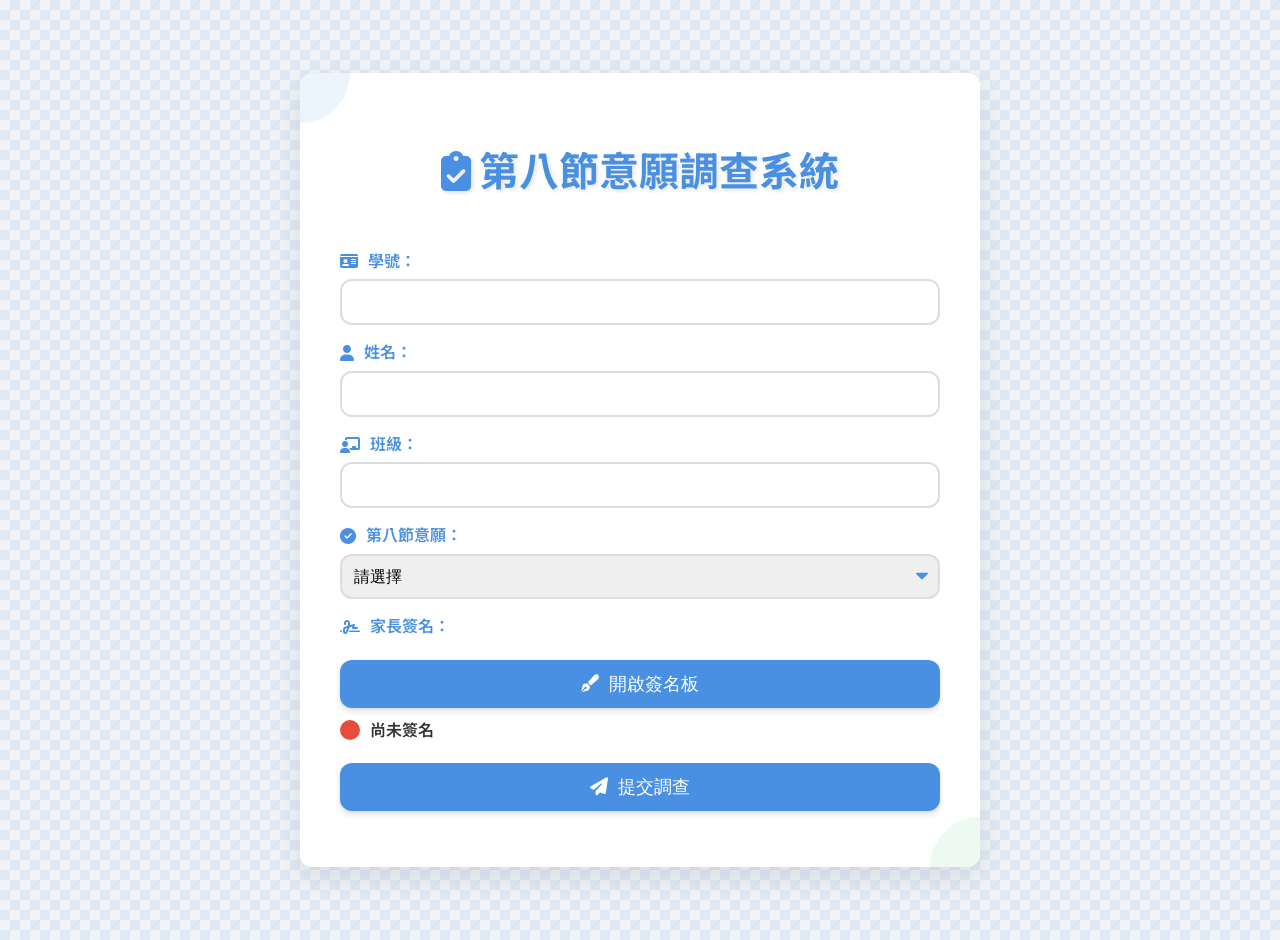
<file: b.html>
<html><head><base href="https://intent-survey-system.edu/" target="_blank">
  <meta charset="UTF-8">
  <meta name="viewport" content="width=device-width, initial-scale=1.0">
  <title>第八節意願調查系統</title>
  <link href="https://fonts.googleapis.com/css2?family=Poppins:wght@400;600;700&family=Noto+Sans+TC:wght@400;500;700&display=swap" rel="stylesheet">
  <link rel="stylesheet" href="https://cdnjs.cloudflare.com/ajax/libs/font-awesome/6.4.0/css/all.min.css">
  <style>
    :root {
      --primary-color: #4a90e2;
      --secondary-color: #50c878;
      --background-color: #f0f4f8;
      --text-color: #333;
      --border-radius: 12px;
      --box-shadow: 0 10px 30px rgba(0, 0, 0, 0.1);
      --transition-duration: 0.3s;
    }
  
    body {
      font-family: 'Poppins', 'Noto Sans TC', sans-serif;
      background-color: var(--background-color);
      color: var(--text-color);
      line-height: 1.6;
      margin: 0;
      padding: 20px;
      min-height: 100vh;
      display: flex;
      flex-direction: column;
      justify-content: center;
      align-items: center;
      background-image: 
        linear-gradient(45deg, rgba(74, 144, 226, 0.1) 25%, transparent 25%),
        linear-gradient(-45deg, rgba(74, 144, 226, 0.1) 25%, transparent 25%),
        linear-gradient(45deg, transparent 75%, rgba(74, 144, 226, 0.1) 75%),
        linear-gradient(-45deg, transparent 75%, rgba(74, 144, 226, 0.1) 75%);
      background-size: 20px 20px;
      background-position: 0 0, 0 10px, 10px -10px, -10px 0px;
      transition: background-color var(--transition-duration) ease;
    }
  
    .container {
      background-color: white;
      padding: 40px;
      border-radius: var(--border-radius);
      box-shadow: var(--box-shadow);
      max-width: 600px;
      width: 100%;
      position: relative;
      overflow: hidden;
      transition: all var(--transition-duration) ease;
    }

    .container:hover {
      transform: translateY(-5px);
      box-shadow: 0 15px 35px rgba(0, 0, 0, 0.15);
    }

    .container::before {
      content: '';
      position: absolute;
      top: -50px;
      left: -50px;
      width: 100px;
      height: 100px;
      background-color: var(--primary-color);
      opacity: 0.1;
      border-radius: 50%;
      transition: all var(--transition-duration) ease;
    }

    .container::after {
      content: '';
      position: absolute;
      bottom: -50px;
      right: -50px;
      width: 100px;
      height: 100px;
      background-color: var(--secondary-color);
      opacity: 0.1;
      border-radius: 50%;
      transition: all var(--transition-duration) ease;
    }

    .container:hover::before, .container:hover::after {
      width: 120px;
      height: 120px;
    }
  
    h1 {
      color: var(--primary-color);
      text-align: center;
      margin-bottom: 30px;
      font-size: 2.5em;
      text-shadow: 2px 2px 4px rgba(0,0,0,0.1);
      transition: all var(--transition-duration) ease;
    }

    h1:hover {
      transform: scale(1.05);
    }
  
    form {
      display: flex;
      flex-direction: column;
    }
  
    label {
      margin-top: 15px;
      font-weight: 600;
      color: var(--primary-color);
      display: flex;
      align-items: center;
      transition: all var(--transition-duration) ease;
    }

    label:hover {
      transform: translateX(5px);
    }

    label i {
      margin-right: 10px;
      color: var(--primary-color);
      transition: all var(--transition-duration) ease;
    }

    label:hover i {
      transform: rotate(15deg);
    }
  
    input, select, textarea {
      margin-top: 5px;
      padding: 12px;
      border: 2px solid #ddd;
      border-radius: var(--border-radius);
      font-size: 16px;
      transition: all var(--transition-duration) ease;
    }

    input:focus, select:focus, textarea:focus {
      outline: none;
      border-color: var(--primary-color);
      box-shadow: 0 0 0 3px rgba(74, 144, 226, 0.2);
    }
  
    select {
      appearance: none;
      background-image: url('data:image/svg+xml;charset=US-ASCII,%3Csvg%20xmlns%3D%22http%3A%2F%2Fwww.w3.org%2F2000%2Fsvg%22%20width%3D%22292.4%22%20height%3D%22292.4%22%3E%3Cpath%20fill%3D%22%234a90e2%22%20d%3D%22M287%2069.4a17.6%2017.6%200%200%200-13-5.4H18.4c-5%200-9.3%201.8-12.9%205.4A17.6%2017.6%200%200%200%200%2082.2c0%205%201.8%209.3%205.4%2012.9l128%20127.9c3.6%203.6%207.8%205.4%2012.8%205.4s9.2-1.8%2012.8-5.4L287%2095c3.5-3.5%205.4-7.8%205.4-12.8%200-5-1.9-9.2-5.5-12.8z%22%2F%3E%3C%2Fsvg%3E');
      background-repeat: no-repeat;
      background-position: right 10px top 50%;
      background-size: 12px auto;
    }
  
    button {
      margin-top: 20px;
      padding: 12px;
      background-color: var(--primary-color);
      color: white;
      border: none;
      border-radius: var(--border-radius);
      font-size: 18px;
      cursor: pointer;
      transition: all var(--transition-duration) ease;
      box-shadow: 0 4px 6px rgba(50, 50, 93, 0.11), 0 1px 3px rgba(0, 0, 0, 0.08);
      display: flex;
      align-items: center;
      justify-content: center;
    }
  
    button:hover {
      background-color: #3a7bc8;
      transform: translateY(-2px);
      box-shadow: 0 7px 14px rgba(50, 50, 93, 0.1), 0 3px 6px rgba(0, 0, 0, 0.08);
    }

    button:active {
      transform: translateY(1px);
    }

    button i {
      margin-right: 10px;
      transition: all var(--transition-duration) ease;
    }

    button:hover i {
      transform: rotate(15deg);
    }
  
    #loading, #result {
      display: none;
      text-align: center;
      margin-top: 20px;
      transition: all var(--transition-duration) ease;
    }
  
    .spinner {
      border: 4px solid rgba(0, 0, 0, 0.1);
      border-left-color: var(--primary-color);
      border-radius: 50%;
      width: 40px;
      height: 40px;
      animation: spin 1s linear infinite;
      margin: 20px auto;
    }
  
    @keyframes spin {
      0% { transform: rotate(0deg); }
      100% { transform: rotate(360deg); }
    }
  
    .modal {
      display: none;
      position: fixed;
      z-index: 1;
      left: 0;
      top: 0;
      width: 100%;
      height: 100%;
      overflow: auto;
      background-color: rgba(0,0,0,0.4);
      backdrop-filter: blur(5px);
      opacity: 0;
      transition: opacity var(--transition-duration) ease;
    }

    .modal.show {
      opacity: 1;
    }
  
    .modal-content {
      background-color: #fefefe;
      margin: 15% auto;
      padding: 20px;
      border: 1px solid #888;
      width: 80%;
      max-width: 500px;
      border-radius: var(--border-radius);
      box-shadow: var(--box-shadow);
      transform: scale(0.7);
      opacity: 0;
      transition: all var(--transition-duration) ease;
    }

    .modal.show .modal-content {
      transform: scale(1);
      opacity: 1;
    }
  
    .close {
      color: #aaa;
      float: right;
      font-size: 28px;
      font-weight: bold;
      cursor: pointer;
      transition: color 0.3s ease;
    }
  
    .close:hover,
    .close:focus {
      color: #000;
      text-decoration: none;
    }
  
    #signatureCanvas {
      border: 2px solid #ddd;
      border-radius: var(--border-radius);
      cursor: crosshair;
      transition: all var(--transition-duration) ease;
    }

    #signatureCanvas:hover {
      border-color: var(--primary-color);
    }
  
    .confirm-modal {
      display: none;
      position: fixed;
      z-index: 1001;
      left: 0;
      top: 0;
      width: 100%;
      height: 100%;
      overflow: auto;
      background-color: rgba(0,0,0,0.4);
      backdrop-filter: blur(5px);
      opacity: 0;
      transition: opacity var(--transition-duration) ease;
    }

    .confirm-modal.show {
      opacity: 1;
    }
  
    .confirm-content {
      background-color: #ffffff;
      margin: 15% auto;
      padding: 30px;
      border: none;
      width: 90%;
      max-width: 400px;
      border-radius: var(--border-radius);
      box-shadow: 0 10px 40px rgba(0,0,0,0.2);
      text-align: center;
      transform: scale(0.7);
      opacity: 0;
      transition: all var(--transition-duration) ease;
    }

    .confirm-modal.show .confirm-content {
      transform: scale(1);
      opacity: 1;
    }
  
    .confirm-content h2 {
      color: var(--primary-color);
      margin-bottom: 20px;
      font-size: 1.8em;
    }
  
    .confirm-content p {
      margin-bottom: 30px;
      font-size: 1.1em;
      color: #555;
    }
  
    .confirm-buttons {
      display: flex;
      justify-content: center;
      gap: 20px;
    }
  
    .confirm-buttons button {
      padding: 12px 24px;
      font-size: 1em;
      font-weight: 600;
      border: none;
      border-radius: 30px;
      cursor: pointer;
      transition: all var(--transition-duration) ease;
      box-shadow: 0 4px 6px rgba(50, 50, 93, 0.11), 0 1px 3px rgba(0, 0, 0, 0.08);
    }
  
    #confirmSubmit, #confirmDelete {
      background-color: var(--secondary-color);
      color: white;
    }
  
    #confirmSubmit:hover, #confirmDelete:hover {
      background-color: #45b168;
      transform: translateY(-2px);
    }
  
    #cancelSubmit, #cancelDelete {
      background-color: #f0f0f0;
      color: #333;
    }
  
    #cancelSubmit:hover, #cancelDelete:hover {
      background-color: #e0e0e0;
      transform: translateY(-2px);
    }
  
    @media (max-width: 600px) {
      .container {
        width: 95%;
        padding: 1.5rem;
      }
  
      h1 {
        font-size: 1.5rem;
      }
  
      input[type="text"],
      input[type="email"],
      select,
      button {
        font-size: 0.9rem;
      }
  
      .confirm-content {
        width: 95%;
        padding: 20px;
      }
  
      .confirm-content h2 {
        font-size: 1.5em;
      }
  
      .confirm-content p {
        font-size: 1em;
      }
  
      .confirm-buttons button {
        padding: 10px 20px;
        font-size: 0.9em;
      }
    }

    .signature-status {
      display: flex;
      align-items: center;
      margin-top: 10px;
      transition: all var(--transition-duration) ease;
    }

    .signature-status .status-icon {
      width: 20px;
      height: 20px;
      border-radius: 50%;
      margin-right: 10px;
      transition: all var(--transition-duration) ease;
    }

    .signature-status .status-text {
      font-weight: 600;
      transition: all var(--transition-duration) ease;
    }

    .signature-status.signed .status-icon {
      background-color: var(--secondary-color);
    }

    .signature-status.unsigned .status-icon {
      background-color: #e74c3c;
    }

    #reason {
      width: 100%;
      height: 100px;
      resize: vertical;
      min-height: 100px;
      max-height: 200px;
      transition: all var(--transition-duration) ease;
    }

    #reason:focus {
      height: 150px;
    }

    @keyframes fadeIn {
      from { opacity: 0; }
      to { opacity: 1; }
    }

    @keyframes slideIn {
      from { transform: translateY(-20px); opacity: 0; }
      to { transform: translateY(0); opacity: 1; }
    }

    .fade-in {
      animation: fadeIn var(--transition-duration) ease-in;
    }

    .slide-in {
      animation: slideIn var(--transition-duration) ease-out;
    }
  </style>
</head>
<body>
  <div class="container fade-in">
    <h1 class="slide-in"><i class="fas fa-clipboard-check"></i> 第八節意願調查系統</h1>
    <form id="surveyForm" class="slide-in">
      <label for="studentId"><i class="fas fa-id-card"></i> 學號：</label>
      <input type="text" id="studentId" name="studentId" required>
      
      <label for="name"><i class="fas fa-user"></i> 姓名：</label>
      <input type="text" id="name" name="name" required>
      
      <label for="class"><i class="fas fa-chalkboard-teacher"></i> 班級：</label>
      <input type="text" id="class" name="class" required>
      
      <label for="intention"><i class="fas fa-check-circle"></i> 第八節意願：</label>
      <select id="intention" name="intention" required>
        <option value="">請選擇</option>
        <option value="參加">參加</option>
        <option value="不參加">不參加</option>
      </select>
      
      <div id="reasonContainer" style="display:none;">
        <label for="reason"><i class="fas fa-comment-alt"></i> 不參加原因：</label>
        <textarea id="reason" name="reason" placeholder="請輸入不參加的原因..."></textarea>
      </div>
      
      <label for="signature"><i class="fas fa-signature"></i> 家長簽名：</label>
      <button type="button" id="openSignature"><i class="fas fa-pen-fancy"></i> 開啟簽名板</button>
      <div class="signature-status unsigned">
        <div class="status-icon"></div>
        <span class="status-text">尚未簽名</span>
      </div>
      
      <button type="submit"><i class="fas fa-paper-plane"></i> 提交調查</button>
    </form>
    
    <div id="loading">
      <div class="spinner"></div>
      <p>提交中，請稍候...</p>
    </div>
    
    <div id="result"></div>
  </div>

  <div id="signatureModal" class="modal">
    <div class="modal-content">
      <span class="close">&times;</span>
      <h2><i class="fas fa-signature"></i> 家長簽名</h2>
      <canvas id="signatureCanvas" width="400" height="200"></canvas>
      <button id="clearSignature"><i class="fas fa-eraser"></i> 清除簽名</button>
      <button id="saveSignature"><i class="fas fa-save"></i> 保存簽名</button>
    </div>
  </div>

  <div id="alertModal" class="modal">
    <div class="modal-content">
      <span class="close">&times;</span>
      <h2><i class="fas fa-exclamation-circle"></i> 提示</h2>
      <p id="alertMessage"></p>
    </div>
  </div>

  <div id="confirmModal" class="confirm-modal">
    <div class="confirm-content">
      <h2><i class="fas fa-question-circle"></i> 確認提交</h2>
      <p>您確定要提交這份調查嗎？提交後將無法修改。</p>
      <div class="confirm-buttons">
        <button id="confirmSubmit"><i class="fas fa-check"></i> 確認提交</button>
        <button id="cancelSubmit"><i class="fas fa-times"></i> 取消</button>
      </div>
    </div>
  </div>

  <div id="deleteConfirmModal" class="confirm-modal">
    <div class="confirm-content">
      <h2><i class="fas fa-trash-alt"></i> 確認刪除</h2>
      <p>您確定要刪除簽名嗎？此操作無法撤銷。</p>
      <div class="confirm-buttons">
        <button id="confirmDelete"><i class="fas fa-check"></i> 確認刪除</button>
        <button id="cancelDelete"><i class="fas fa-times"></i> 取消</button>
      </div>
    </div>
  </div>

  <script>
     const form = document.getElementById('surveyForm');
    const intentionSelect = document.getElementById('intention');
    const reasonContainer = document.getElementById('reasonContainer');
    const modal = document.getElementById('signatureModal');
    const alertModal = document.getElementById('alertModal');
    const confirmModal = document.getElementById('confirmModal');
    const deleteConfirmModal = document.getElementById('deleteConfirmModal');
    const openSignatureBtn = document.getElementById('openSignature');
    const closeBtns = document.getElementsByClassName('close');
    const canvas = document.getElementById('signatureCanvas');
    const clearBtn = document.getElementById('clearSignature');
    const saveBtn = document.getElementById('saveSignature');
    const ctx = canvas.getContext('2d');
    let isDrawing = false;
    let signatureData = '';
    const signatureStatus = document.querySelector('.signature-status');

    let lastX = 0;
    let lastY = 0;
    let signaturePaths = [];
    let currentPath = [];

    function resizeCanvas() {
      const containerWidth = document.querySelector('.modal-content').offsetWidth;
      const oldWidth = canvas.width;
      const oldHeight = canvas.height;
      canvas.width = containerWidth - 40;
      canvas.height = Math.min(200, window.innerHeight * 0.3);
      
      // Redraw the signature
      if (signaturePaths.length > 0) {
        const scaleX = canvas.width / oldWidth;
        const scaleY = canvas.height / oldHeight;
        ctx.scale(scaleX, scaleY);
        redrawSignature();
        ctx.setTransform(1, 0, 0, 1, 0, 0); // Reset transformation
      }
    }

    function redrawSignature() {
      ctx.lineWidth = 2;
      ctx.lineCap = 'round';
      ctx.strokeStyle = '#000';

      signaturePaths.forEach(path => {
        ctx.beginPath();
        ctx.moveTo(path[0].x, path[0].y);
        for (let i = 1; i < path.length; i++) {
          ctx.lineTo(path[i].x, path[i].y);
        }
        ctx.stroke();
      });
    }
    window.addEventListener('resize', resizeCanvas);
    modal.addEventListener('shown.bs.modal', resizeCanvas);

    intentionSelect.addEventListener('change', function() {
      if (this.value === '不參加') {
        reasonContainer.style.display = 'block';
        reasonContainer.classList.add('slide-in');
      } else {
        reasonContainer.style.display = 'none';
        reasonContainer.classList.remove('slide-in');
      }
    });

    openSignatureBtn.onclick = function() {
      modal.style.display = 'block';
      setTimeout(() => modal.classList.add('show'), 10);
      resizeCanvas();
      if (signatureData) {
        const img = new Image();
        img.onload = function() {
          ctx.drawImage(img, 0, 0, canvas.width, canvas.height);
        }
        img.src = signatureData;
      }
    }

    Array.from(closeBtns).forEach(btn => {
      btn.onclick = function() {
        const modal = btn.closest('.modal');
        modal.classList.remove('show');
        setTimeout(() => modal.style.display = 'none', 300);
      }
    });

    window.onclick = function(event) {
      if (event.target.classList.contains('modal')) {
        event.target.classList.remove('show');
        setTimeout(() => event.target.style.display = 'none', 300);
      }
    }

    canvas.addEventListener('mousedown', startDrawing);
    canvas.addEventListener('mousemove', draw);
    canvas.addEventListener('mouseup', stopDrawing);
    canvas.addEventListener('mouseout', stopDrawing);

    canvas.addEventListener('touchstart', startDrawing);
    canvas.addEventListener('touchmove', draw);
    canvas.addEventListener('touchend', stopDrawing);

    function startDrawing(e) {
      isDrawing = true;
      currentPath = [];
      [lastX, lastY] = getCoordinates(e);
      currentPath.push({x: lastX, y: lastY});
    }

    function draw(e) {
      if (!isDrawing) return;
      e.preventDefault();
      
      const [x, y] = getCoordinates(e);
      
      ctx.beginPath();
      ctx.moveTo(lastX, lastY);
      ctx.lineTo(x, y);
      ctx.strokeStyle = '#000';
      ctx.lineWidth = 2;
      ctx.lineCap = 'round';
      ctx.stroke();

      currentPath.push({x, y});
      [lastX, lastY] = [x, y];
    }

    function stopDrawing() {
      if (!isDrawing) return;
      isDrawing = false;
      signaturePaths.push(currentPath);
    }
    function getCoordinates(e) {
      const rect = canvas.getBoundingClientRect();
      const x = (e.clientX || e.touches[0].clientX) - rect.left;
      const y = (e.clientY || e.touches[0].clientY) - rect.top;
      return [x, y];
    }
    clearBtn.onclick = function() {
      deleteConfirmModal.style.display = 'block';
      setTimeout(() => deleteConfirmModal.classList.add('show'), 10);
    }

    document.getElementById('confirmDelete').onclick = function() {
      ctx.clearRect(0, 0, canvas.width, canvas.height);
      signaturePaths = [];
      signatureData = '';
      updateSignatureStatus();
      deleteConfirmModal.style.display = 'none';
    }
    document.getElementById('cancelDelete').onclick = function() {
      deleteConfirmModal.classList.remove('show');
      setTimeout(() => deleteConfirmModal.style.display = 'none', 300);
    }

    saveBtn.onclick = function() {
      signatureData = canvas.toDataURL();
      modal.classList.remove('show');
      setTimeout(() => modal.style.display = 'none', 300);
      updateSignatureStatus();
    }

    function updateSignatureStatus() {
      if (signatureData) {
        signatureStatus.className = 'signature-status signed slide-in';
        signatureStatus.querySelector('.status-text').textContent = '已完成簽名';
      } else {
        signatureStatus.className = 'signature-status unsigned slide-in';
        signatureStatus.querySelector('.status-text').textContent = '尚未簽名';
      }
    }

    form.addEventListener('submit', function(e) {
      e.preventDefault();
      if (!signatureData) {
        showAlert('請先完成家長簽名');
        return;
      }
      confirmModal.style.display = 'block';
      setTimeout(() => confirmModal.classList.add('show'), 10);
    });

    document.getElementById('confirmSubmit').addEventListener('click', function() {
      confirmModal.classList.remove('show');
      setTimeout(() => {
        confirmModal.style.display = 'none';
        submitForm();
      }, 300);
    });

    document.getElementById('cancelSubmit').addEventListener('click', function() {
      confirmModal.classList.remove('show');
      setTimeout(() => confirmModal.style.display = 'none', 300);
    });

    function submitForm() {
      const studentId = document.getElementById('studentId').value;
      const name = document.getElementById('name').value;
      const className = document.getElementById('class').value;
      const intention = document.getElementById('intention').value;
      const reason = document.getElementById('reason').value;
      const signature = signatureData;
      
      const loading = document.getElementById('loading');
      loading.style.display = 'block';
      loading.classList.add('fade-in');

      const scriptUrl = 'https://script.google.com/macros/s/AKfycbzSORaXJCqsbHWjsBZ_Mmhu4ET5lxvu-Yr4QCTzqkoER3oNE6ZMGdgrDi79HflY0yR0Og/exec';

      fetch(scriptUrl, {
        method: 'POST',
        mode: 'no-cors',
        headers: {
          'Content-Type': 'application/json',
        },
        body: JSON.stringify({
          studentId,
          name,
          class: className,
          intention,
          reason,
          signature
        })
      })
      .then(response => {
        loading.classList.remove('fade-in');
        setTimeout(() => {
          loading.style.display = 'none';
          const result = document.getElementById('result');
          result.style.display = 'block';
          result.classList.add('fade-in');
          result.innerHTML = `
            <h3 class="slide-in"><i class="fas fa-check-circle"></i> 調查結果已成功提交</h3>
            <p class="slide-in"><strong><i class="fas fa-id-card"></i> 學號：</strong>${studentId}</p>
            <p class="slide-in"><strong><i class="fas fa-user"></i> 姓名：</strong>${name}</p>
            <p class="slide-in"><strong><i class="fas fa-chalkboard-teacher"></i> 班級：</strong>${className}</p>
            <p class="slide-in"><strong><i class="fas fa-check-circle"></i> 第八節意願：</strong>${intention}</p>
            ${intention === '不參加' ? `<p class="slide-in"><strong><i class="fas fa-comment-alt"></i> 不參加原因：</strong>${reason}</p>` : ''}
            <p class="slide-in"><strong><i class="fas fa-signature"></i> 家長簽名：</strong></p>
            <img src="${signature}" alt="家長簽名" style="max-width: 100%; border: 1px solid #bdc3c7; border-radius: var(--border-radius);" class="fade-in">
          `;
        }, 300);
      })
      .catch(error => {
        loading.classList.remove('fade-in');
        setTimeout(() => {
          loading.style.display = 'none';
          showAlert('提交失敗，請稍後再試');
        }, 300);
        console.error('Error:', error);
      });
    }

    function showAlert(message) {
      const alertMessage = document.getElementById('alertMessage');
      alertMessage.textContent = message;
      alertModal.style.display = 'block';
      setTimeout(() => alertModal.classList.add('show'), 10);
    }
  </script>
</body>
</html>
</file>
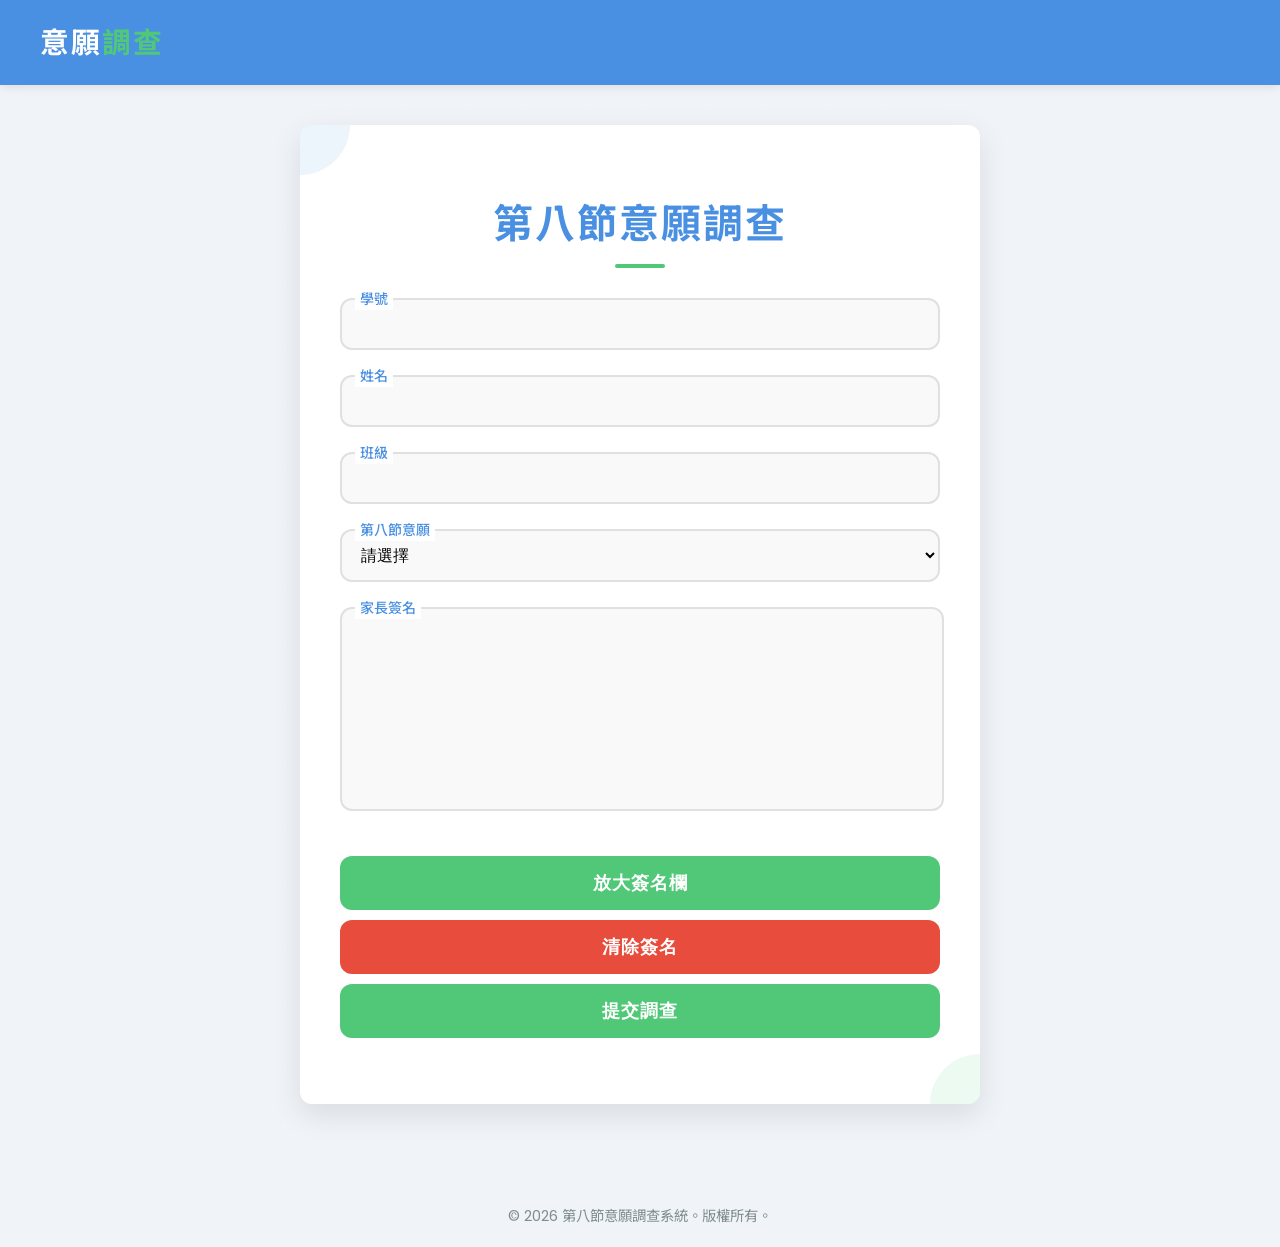
<file: old.html>
<html><head><base href="https://intent-survey-system.edu/" target="_blank">
    <meta charset="UTF-8">
    <meta name="viewport" content="width=device-width, initial-scale=1.0">
    <title>第八節意願調查系統</title>
    <link href="https://fonts.googleapis.com/css2?family=Poppins:wght@400;600;700&family=Noto+Sans+TC:wght@400;500;700&display=swap" rel="stylesheet">
    <style>
      :root {
        --primary-color: #4a90e2;
        --secondary-color: #50c878;
        --background-color: #f0f4f8;
        --text-color: #333;
        --border-radius: 12px;
        --box-shadow: 0 10px 30px rgba(0, 0, 0, 0.1);
      }
    
      body {
        font-family: 'Poppins', 'Noto Sans TC', sans-serif;
        background-color: var(--background-color);
        background-image: 
          radial-gradient(circle at 25% 25%, rgba(255, 255, 255, 0.2) 2%, transparent 0%),
          radial-gradient(circle at 75% 75%, rgba(255, 255, 255, 0.2) 2%, transparent 0%);
        background-size: 60px 60px;
        margin: 0;
        padding: 0;
        display: flex;
        flex-direction: column;
        min-height: 100vh;
        color: var(--text-color);
      }
    
      header {
        background-color: var(--primary-color);
        color: white;
        padding: 20px 0;
        text-align: center;
        box-shadow: 0 2px 10px rgba(0, 0, 0, 0.1);
      }
    
      .header-content {
        max-width: 1200px;
        margin: 0 auto;
        display: flex;
        justify-content: space-between;
        align-items: center;
        padding: 0 20px;
      }
    
      .logo {
        font-size: 1.8em;
        font-weight: 700;
        text-transform: uppercase;
        letter-spacing: 2px;
      }
    
      .logo span {
        color: var(--secondary-color);
      }
    
      nav ul {
        list-style: none;
        padding: 0;
        margin: 0;
        display: flex;
      }
    
      nav ul li {
        margin-left: 20px;
      }
    
      nav ul li a {
        color: white;
        text-decoration: none;
        font-weight: 500;
        transition: all 0.3s ease;
      }
    
      nav ul li a:hover {
        color: var(--secondary-color);
      }
    
      main {
        flex: 1;
        display: flex;
        flex-direction: column;
        align-items: center;
        justify-content: center;
        padding: 40px 20px;
      }
    
      .container {
        background-color: white;
        border-radius: var(--border-radius);
        padding: 40px;
        box-shadow: var(--box-shadow);
        max-width: 600px;
        width: 100%;
        margin-bottom: 20px;
        position: relative;
        overflow: hidden;
      }
    
      .container::before {
        content: '';
        position: absolute;
        top: -50px;
        left: -50px;
        width: 100px;
        height: 100px;
        background-color: var(--primary-color);
        opacity: 0.1;
        border-radius: 50%;
      }
    
      .container::after {
        content: '';
        position: absolute;
        bottom: -50px;
        right: -50px;
        width: 100px;
        height: 100px;
        background-color: var(--secondary-color);
        opacity: 0.1;
        border-radius: 50%;
      }
    
      h1 {
        color: var(--primary-color);
        text-align: center;
        margin-bottom: 30px;
        font-size: 2.5em;
        font-weight: 700;
        text-transform: uppercase;
        letter-spacing: 2px;
        position: relative;
      }
    
      h1::after {
        content: '';
        display: block;
        width: 50px;
        height: 4px;
        background-color: var(--secondary-color);
        margin: 10px auto 0;
        border-radius: 2px;
      }
    
      form {
        display: flex;
        flex-direction: column;
      }
    
      .form-group {
        position: relative;
        margin-bottom: 25px;
      }
    
      label {
        position: absolute;
        top: -10px;
        left: 15px;
        background-color: white;
        padding: 0 5px;
        font-size: 14px;
        color: var(--primary-color);
        transition: all 0.3s ease;
        font-weight: 500;
      }
    
      input, select, textarea {
        width: 100%;
        padding: 15px;
        border: 2px solid #e0e0e0;
        border-radius: var(--border-radius);
        font-size: 16px;
        transition: all 0.3s ease;
        background-color: #f9f9f9;
      }
    
      input:focus, select:focus, textarea:focus {
        outline: none;
        border-color: var(--primary-color);
        box-shadow: 0 0 0 3px rgba(74, 144, 226, 0.2);
        background-color: white;
      }
    
      input:focus + label, select:focus + label, textarea:focus + label {
        color: var(--primary-color);
        font-weight: bold;
      }
    
      button {
        background-color: var(--secondary-color);
        color: white;
        padding: 15px;
        border: none;
        border-radius: var(--border-radius);
        cursor: pointer;
        font-size: 18px;
        font-weight: bold;
        text-transform: uppercase;
        letter-spacing: 1px;
        transition: all 0.3s ease;
        margin-bottom: 10px;
        position: relative;
        overflow: hidden;
      }
    
      button::before {
        content: '';
        position: absolute;
        top: 0;
        left: -100%;
        width: 100%;
        height: 100%;
        background-color: rgba(255, 255, 255, 0.2);
        transition: all 0.3s ease;
      }
    
      button:hover::before {
        left: 100%;
      }
    
      button:hover {
        background-color: #45b168;
        transform: translateY(-2px);
        box-shadow: 0 5px 15px rgba(0, 0, 0, 0.2);
      }
    
      button:active {
        transform: translateY(1px);
      }
    
      .result {
        margin-top: 30px;
        padding: 20px;
        background-color: #f8f9fa;
        border-radius: var(--border-radius);
        display: none;
        animation: fadeIn 0.5s;
        border: 2px solid #e0e0e0;
      }
    
      @keyframes fadeIn {
        from { opacity: 0; transform: translateY(-10px); }
        to { opacity: 1; transform: translateY(0); }
      }
    
      #signatureCanvas {
        border: 2px solid #e0e0e0;
        border-radius: var(--border-radius);
        margin-bottom: 20px;
        cursor: crosshair;
        width: 100%;
        height: 200px;
        background-color: #f9f9f9;
      }
    
      #clearSignature {
        background-color: #e74c3c;
      }
    
      #clearSignature:hover {
        background-color: #c0392b;
      }
    
      .loading {
        display: none;
        text-align: center;
        margin-top: 20px;
        font-weight: bold;
        color: var(--primary-color);
      }
    
      .loading:after {
        content: '...';
        animation: dots 1.5s steps(5, end) infinite;
      }
    
      @keyframes dots {
        0%, 20% { content: '.'; }
        40% { content: '..'; }
        60% { content: '...'; }
        80%, 100% { content: ''; }
      }
    
      .signature-container {
        position: relative;
        margin-bottom: 25px;
      }
    
      .signature-label {
        position: absolute;
        top: -10px;
        left: 15px;
        background-color: white;
        padding: 0 5px;
        font-size: 14px;
        color: var(--primary-color);
        z-index: 1;
        font-weight: 500;
      }
    
      .copyright {
        text-align: center;
        font-size: 0.9em;
        color: #7f8c8d;
        margin-top: 20px;
        padding: 20px 0;
        background-color: #f0f4f8;
      }
    
      .modal {
        display: none;
        position: fixed;
        z-index: 1000;
        left: 0;
        top: 0;
        width: 100%;
        height: 100%;
        overflow: auto;
        background-color: rgba(0,0,0,0.4);
        backdrop-filter: blur(5px);
      }
    
      .modal-content {
        background-color: #fefefe;
        margin: 5% auto;
        padding: 20px;
        border: 1px solid #888;
        width: 90%;
        max-width: 800px;
        border-radius: var(--border-radius);
        box-shadow: var(--box-shadow);
      }
    
      .close {
        color: #aaa;
        float: right;
        font-size: 28px;
        font-weight: bold;
        cursor: pointer;
        transition: all 0.3s ease;
      }
    
      .close:hover,
      .close:focus {
        color: #000;
        text-decoration: none;
      }
    
      #modalCanvas {
        border: 2px solid #e0e0e0;
        border-radius: var(--border-radius);
        margin-bottom: 20px;
        cursor: crosshair;
        width: 100%;
        height: 300px;
        background-color: #f9f9f9;
      }
    
      @media (max-width: 600px) {
        .header-content {
          flex-direction: column;
          align-items: center;
        }
    
        nav ul {
          margin-top: 20px;
        }
    
        nav ul li {
          margin-left: 10px;
          margin-right: 10px;
        }
    
        main {
          padding: 20px 10px;
        }
    
        .container {
          padding: 20px;
        }
    
        h1 {
          font-size: 1.8em;
        }
    
        input, select, textarea, button {
          font-size: 14px;
        }
    
        #signatureCanvas {
          height: 150px;
        }
    
        .modal-content {
          width: 95%;
          margin: 10% auto;
        }
    
        #modalCanvas {
          height: 200px;
        }
    
        .form-group {
          margin-bottom: 20px;
        }
    
        label {
          font-size: 12px;
        }
    
        button {
          padding: 12px;
          font-size: 16px;
        }
      }
  
  
      .alert-modal {
        display: none;
        position: fixed;
        z-index: 1001;
        left: 0;
        top: 0;
        width: 100%;
        height: 100%;
        overflow: auto;
        background-color: rgba(0,0,0,0.4);
        backdrop-filter: blur(5px);
      }
  
      .alert-content {
        background-color: #fefefe;
        margin: 15% auto;
        padding: 20px;
        border: 1px solid #888;
        width: 80%;
        max-width: 400px;
        border-radius: var(--border-radius);
        box-shadow: var(--box-shadow);
        text-align: center;
      }
  
      .alert-buttons {
        margin-top: 20px;
      }
  
      .alert-buttons button {
        margin: 0 10px;
        padding: 10px 20px;
      }
  
      #alertConfirm {
        background-color: #e74c3c;
      }
  
      #alertConfirm:hover {
        background-color: #c0392b;
      }
  
      #alertCancel {
        background-color: #7f8c8d;
      }
  
      #alertCancel:hover {
        background-color: #6c7a89;
      }





      .confirm-modal {
      display: none;
      position: fixed;
      z-index: 1001;
      left: 0;
      top: 0;
      width: 100%;
      height: 100%;
      overflow: auto;
      background-color: rgba(0,0,0,0.4);
      backdrop-filter: blur(5px);
    }

    .confirm-content {
      background-color: #fefefe;
      margin: 15% auto;
      padding: 20px;
      border: 1px solid #888;
      width: 80%;
      max-width: 400px;
      border-radius: var(--border-radius);
      box-shadow: var(--box-shadow);
      text-align: center;
    }

    .confirm-buttons {
      margin-top: 20px;
    }

    .confirm-buttons button {
      margin: 0 10px;
      padding: 10px 20px;
    }

    #confirmSubmit {
      background-color: var(--secondary-color);
    }

    #confirmSubmit:hover {
      background-color: #45b168;
    }

    #cancelSubmit {
      background-color: #7f8c8d;
    }

    #cancelSubmit:hover {
      background-color: #6c7a89;
    }
    </style>
    </head>
    <body>
      <header>
        <div class="header-content">
          <div class="logo">意願<span>調查</span></div>
          <nav>
            <ul>
            </ul>
          </nav>
        </div>
      </header>
        <!-- 在 </main> 標籤之前添加確認提交模態框 -->
        <div id="confirmModal" class="confirm-modal">
            <div class="confirm-content">
              <h2>確認提交</h2>
              <p>您確定要提交這份調查嗎？提交後將無法修改。</p>
              <div class="confirm-buttons">
                <button id="confirmSubmit">確認提交</button>
                <button id="cancelSubmit">取消</button>
              </div>
            </div>
          </div>
      
      <main>
        <div class="container">
          <h1>第八節意願調查</h1>
          <form id="surveyForm">
            <div class="form-group">
              <input type="text" id="studentId" required>
              <label for="studentId">學號</label>
            </div>
            
            <div class="form-group">
              <input type="text" id="name" required>
              <label for="name">姓名</label>
            </div>
            
            <div class="form-group">
              <input type="text" id="class" required>
              <label for="class">班級</label>
            </div>
            
            <div class="form-group">
              <select id="intention" required>
                <option value="">請選擇</option>
                <option value="參加">參加</option>
                <option value="不參加">不參加</option>
              </select>
              <label for="intention">第八節意願</label>
            </div>
            
            <div id="reasonGroup" class="form-group" style="display: none;">
              <textarea id="reason" rows="4"></textarea>
              <label for="reason">不參加原因</label>
            </div>
            
            <div class="signature-container">
              <span class="signature-label">家長簽名</span>
              <canvas id="signatureCanvas"></canvas>
            </div>
  
  
  
            <div id="alertModal" class="alert-modal">
              <div class="alert-content">
                <h2>確認清除簽名</h2>
                <p>您確定要清除簽名嗎？此操作無法撤銷。</p>
                <div class="alert-buttons">
                  <button id="alertConfirm">確認</button>
                  <button id="alertCancel">取消</button>
                </div>
              </div>
            </div>
            <button type="button" id="enlargeSignature">放大簽名欄</button>
            <button type="button" id="clearSignature">清除簽名</button>
            
            <button type="submit">提交調查</button>
          </form>
          
          <div id="loading" class="loading">正在提交</div>
          <div id="result" class="result"></div>
        </div>
      </main>
    
      <footer class="copyright">
        © <span id="currentYear"></span> 第八節意願調查系統。版權所有。
      </footer>
    
      <div id="signatureModal" class="modal">
        <div class="modal-content">
          <span class="close">&times;</span>
          <canvas id="modalCanvas"></canvas>
        </div>
      </div>
    
  
      <script>
  document.getElementById('currentYear').textContent = new Date().getFullYear();
    
    const canvas = document.getElementById('signatureCanvas');
    const modalCanvas = document.getElementById('modalCanvas');
    const ctx = canvas.getContext('2d');
    const modalCtx = modalCanvas.getContext('2d');
    let isDrawing = false;
    let lastX = 0;
    let lastY = 0;
  
    let signatureData = null;
  
    function resizeCanvas() {
      canvas.width = canvas.offsetWidth;
      canvas.height = canvas.offsetHeight;
      modalCanvas.width = modalCanvas.offsetWidth;
      modalCanvas.height = modalCanvas.offsetHeight;
      redrawCanvas();
    }
  
    window.addEventListener('resize', resizeCanvas);
    resizeCanvas();
  
    function startDrawing(e) {
      isDrawing = true;
      [lastX, lastY] = getCoordinates(e);
    }
  
    function draw(e) {
      if (!isDrawing) return;
      const currentCanvas = e.target;
      const currentCtx = currentCanvas.getContext('2d');
      const [x, y] = getCoordinates(e);
      currentCtx.beginPath();
      currentCtx.moveTo(lastX, lastY);
      currentCtx.lineTo(x, y);
      currentCtx.strokeStyle = '#34495e';
      currentCtx.lineWidth = 2;
      currentCtx.lineCap = 'round';
      currentCtx.lineJoin = 'round';
      currentCtx.stroke();
      [lastX, lastY] = [x, y];
  
      if (currentCanvas === canvas) {
        modalCtx.drawImage(canvas, 0, 0, canvas.width, canvas.height, 0, 0, modalCanvas.width, modalCanvas.height);
      } else {
        ctx.drawImage(modalCanvas, 0, 0, modalCanvas.width, modalCanvas.height, 0, 0, canvas.width, canvas.height);
      }
  
      signatureData = canvas.toDataURL();
    }
  
    function stopDrawing() {
      isDrawing = false;
    }
  
    function getCoordinates(e) {
      const rect = e.target.getBoundingClientRect();
      const scaleX = e.target.width / rect.width;
      const scaleY = e.target.height / rect.height;
      return [
        (e.clientX - rect.left) * scaleX,
        (e.clientY - rect.top) * scaleY
      ];
    }
  
    function addEventListeners(canvasElement) {
      canvasElement.addEventListener('mousedown', startDrawing);
      canvasElement.addEventListener('mousemove', draw);
      canvasElement.addEventListener('mouseup', stopDrawing);
      canvasElement.addEventListener('mouseout', stopDrawing);
  
      canvasElement.addEventListener('touchstart', function(e) {
        e.preventDefault();
        const touch = e.touches[0];
        const mouseEvent = new MouseEvent("mousedown", {
          clientX: touch.clientX,
          clientY: touch.clientY
        });
        canvasElement.dispatchEvent(mouseEvent);
      }, false);
  
      canvasElement.addEventListener('touchmove', function(e) {
        e.preventDefault();
        const touch = e.touches[0];
        const mouseEvent = new MouseEvent("mousemove", {
          clientX: touch.clientX,
          clientY: touch.clientY
        });
        canvasElement.dispatchEvent(mouseEvent);
      }, false);
  
      canvasElement.addEventListener('touchend', function(e) {
        const mouseEvent = new MouseEvent("mouseup", {});
        canvasElement.dispatchEvent(mouseEvent);
      }, false);
    }
  
    addEventListeners(canvas);
    addEventListeners(modalCanvas);
  
    const modal = document.getElementById('signatureModal');
    const enlargeBtn = document.getElementById('enlargeSignature');
    const closeBtn = document.getElementsByClassName('close')[0];
  
    enlargeBtn.onclick = function() {
      modal.style.display = 'block';
      modalCanvas.width = modalCanvas.offsetWidth;
      modalCanvas.height = modalCanvas.offsetHeight;
      modalCtx.drawImage(canvas, 0, 0, canvas.width, canvas.height, 0, 0, modalCanvas.width, modalCanvas.height);
    }
  
    closeBtn.onclick = function() {
      modal.style.display = 'none';
    }
  
    window.onclick = function(event) {
      if (event.target == modal) {
        modal.style.display = 'none';
      }
      if (event.target == alertModal) {
        alertModal.style.display = 'none';
      }
    }
  
    function redrawCanvas() {
      if (signatureData) {
        const img = new Image();
        img.onload = function() {
          ctx.clearRect(0, 0, canvas.width, canvas.height);
          ctx.drawImage(img, 0, 0, canvas.width, canvas.height);
          modalCtx.clearRect(0, 0, modalCanvas.width, modalCanvas.height);
          modalCtx.drawImage(img, 0, 0, modalCanvas.width, modalCanvas.height);
        }
        img.src = signatureData;
      }
    }
  
    document.getElementById('intention').addEventListener('change', function(e) {
      const reasonGroup = document.getElementById('reasonGroup');
      if (e.target.value === '不參加') {
        reasonGroup.style.display = 'block';
        document.getElementById('reason').setAttribute('required', 'required');
      } else {
        reasonGroup.style.display = 'none';
        document.getElementById('reason').removeAttribute('required');
      }
    });
  
 // 修改表單提交事件處理程序
 document.getElementById('surveyForm').addEventListener('submit', function(e) {
      e.preventDefault();
      
      if (!signatureData) {
        alert('請先簽名後再提交');
        return;
      }
      
      // 顯示確認提交模態框
      document.getElementById('confirmModal').style.display = 'block';
    });
       // 添加確認提交和取消提交的事件處理程序
    document.getElementById('confirmSubmit').addEventListener('click', function() {
      document.getElementById('confirmModal').style.display = 'none';
      submitForm();
    });

    document.getElementById('cancelSubmit').addEventListener('click', function() {
      document.getElementById('confirmModal').style.display = 'none';
    }); 
  // 將原來的提交邏輯移到單獨的函數中
  function submitForm() {
      const studentId = document.getElementById('studentId').value;
      const name = document.getElementById('name').value;
      const className = document.getElementById('class').value;
      const intention = document.getElementById('intention').value;
      const reason = document.getElementById('reason').value;
      const signature = signatureData;
      
      const loading = document.getElementById('loading');
      loading.style.display = 'block';

      const scriptUrl = 'https://script.google.com/macros/s/AKfycbyaPZzxLyV9La_5V86LsEj0KYse4lyT5qBHbzxNHmLuMUm6Vom7OXgXSfPmwcfQQKC9bQ/exec';

      fetch(scriptUrl, {
        method: 'POST',
        mode: 'no-cors',
        headers: {
          'Content-Type': 'application/json',
        },
        body: JSON.stringify({
          studentId,
          name,
          class: className,
          intention,
          reason,
          signature
        })
      })
      .then(response => {
        loading.style.display = 'none';
        const result = document.getElementById('result');
        result.style.display = 'block';
        result.innerHTML = `
          <h3>調查結果已成功提交</h3>
          <p><strong>學號：</strong>${studentId}</p>
          <p><strong>姓名：</strong>${name}</p>
          <p><strong>班級：</strong>${className}</p>
          <p><strong>第八節意願：</strong>${intention}</p>
          ${intention === '不參加' ? `<p><strong>不參加原因：</strong>${reason}</p>` : ''}
          <p><strong>家長簽名：</strong></p>
          <img src="${signature}" alt="家長簽名" style="max-width: 100%; border: 1px solid #bdc3c7; border-radius: var(--border-radius);">
        `;
      })
      .catch(error => {
        loading.style.display = 'none';
        alert('提交失敗，請稍後再試');
        console.error('Error:', error);
      });
    }

    // 更新全局點擊事件處理程序，以包含新的確認提交模態框
    window.onclick = function(event) {
      if (event.target == modal) {
        modal.style.display = 'none';
      }
      if (event.target == alertModal) {
        alertModal.style.display = 'none';
      }
      if (event.target == document.getElementById('confirmModal')) {
        document.getElementById('confirmModal').style.display = 'none';
      }
    }
  
    const alertModal = document.getElementById('alertModal');
    const alertConfirm = document.getElementById('alertConfirm');
    const alertCancel = document.getElementById('alertCancel');
  
    document.getElementById('clearSignature').addEventListener('click', function(e) {
      e.preventDefault(); // 防止按鈕提交表單
      alertModal.style.display = 'block';
    });
  
    alertConfirm.onclick = function(e) {
      e.preventDefault(); // 防止按鈕提交表單
      ctx.clearRect(0, 0, canvas.width, canvas.height);
      modalCtx.clearRect(0, 0, modalCanvas.width, modalCanvas.height);
      signatureData = null;
      alertModal.style.display = 'none';
    }
  
    alertCancel.onclick = function(e) {
      e.preventDefault(); // 防止按鈕提交表單
      alertModal.style.display = 'none';
    }
  
    window.addEventListener('load', redrawCanvas);
      </script>
    </body>
    </html>
</file>
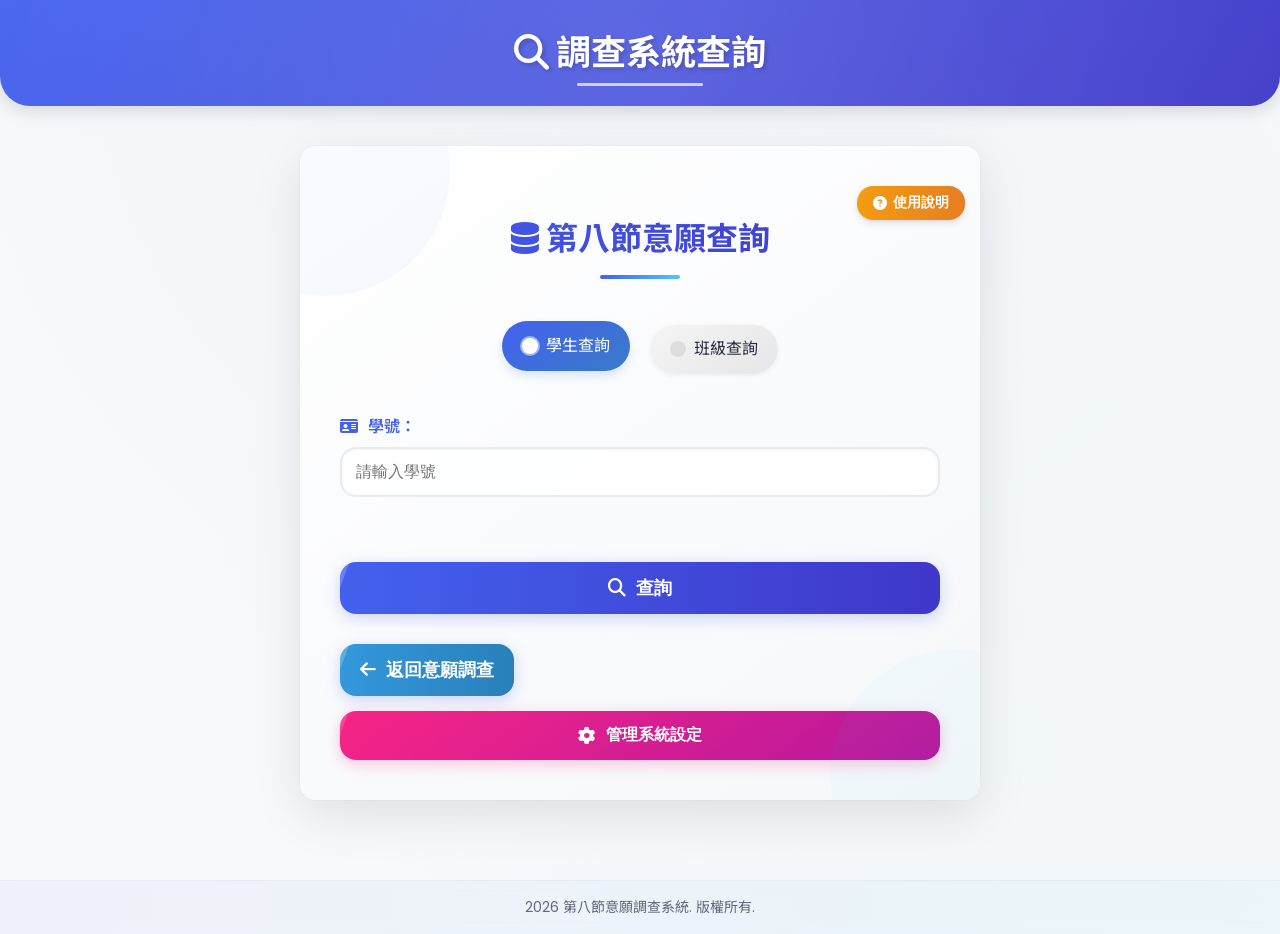
<file: search.html>
<!DOCTYPE html>
<html>
<head>
  <meta charset="UTF-8">
  <meta name="viewport" content="width=device-width, initial-scale=1.0, maximum-scale=1.0, user-scalable=no">
  <!-- Add mobile theme color for better mobile browser integration -->
  <meta name="theme-color" content="#4a90e2">
  <meta name="apple-mobile-web-app-capable" content="yes">
  <meta name="apple-mobile-web-app-status-bar-style" content="black-translucent">
  <title>第八節意願調查系統</title>
  <link href="https://fonts.googleapis.com/css2?family=Poppins:wght@400;600;700&family=Noto+Sans+TC:wght@400;500;700&display=swap" rel="stylesheet">
  <link rel="stylesheet" href="https://cdnjs.cloudflare.com/ajax/libs/font-awesome/6.4.0/css/all.min.css">
  <link rel="stylesheet" href="styles.css">
  <link rel="stylesheet" href="search-styles.css">
  <link rel="stylesheet" href="https://cdnjs.cloudflare.com/ajax/libs/animate.css/4.1.1/animate.min.css"/>
  <script src="https://challenges.cloudflare.com/turnstile/v0/api.js" async defer></script>
  <!-- Preconnect to external domains for faster resource loading -->
  <link rel="preconnect" href="https://fonts.googleapis.com">
  <link rel="preconnect" href="https://cdnjs.cloudflare.com">
  <link rel="preconnect" href="https://challenges.cloudflare.com">
</head>
<body>
  <header class="header">
    <h1><i class="fas fa-search"></i> 調查系統查詢</h1>
  </header>

  <main class="main-content">
    <div class="container" data-aos="fade-up" data-aos-duration="800">
      <h2><i class="fas fa-database"></i> 第八節意願查詢</h2>
      
      <button id="helpButton" class="help-button" type="button">
        <i class="fas fa-question-circle"></i> 使用說明
      </button>
      
      <form id="searchForm">
        <div class="search-options">
          <label>
            <input type="radio" name="searchType" value="student" checked>
            <span>學生查詢</span>
          </label>
          <label>
            <input type="radio" name="searchType" value="class">
            <span>班級查詢</span>
          </label>
        </div>
        
        <div id="studentSearch">
          <label for="searchStudentId"><i class="fas fa-id-card"></i> 學號：</label>
          <input type="text" id="searchStudentId" name="searchStudentId" placeholder="請輸入學號">
        </div>
        
        <div id="classSearch" style="display:none;">
          <label for="searchClass"><i class="fas fa-chalkboard-teacher"></i> 班級：</label>
          <input type="text" id="searchClass" name="searchClass" placeholder="請輸入班級">
        </div>
        
        <div class="captcha-container">
          <div class="cf-turnstile" data-sitekey="0x4AAAAAABA6Z9ZJMniYyMes"></div>
        </div>
        
        <button type="submit"><i class="fas fa-search"></i> 查詢</button>
      </form>
      
      <div id="searchLoading" class="loading-container">
        <div class="spinner"></div>
        <p>查詢中，請稍候...</p>
      </div>
      
      <div id="searchResults">
        <!-- 查詢結果將顯示在這裡 -->
      </div>
      
      <button class="return-button" onclick="location.href='index.html'">
        <i class="fas fa-arrow-left"></i> 返回意願調查
      </button>
      
      <button class="admin-button" onclick="location.href='admin.html'">
        <i class="fas fa-cog"></i> 管理系統設定
      </button>
    </div>
  </main>
  
  <div id="helpModal" class="modal">
    <div class="modal-content help-content">
      <span class="close">&times;</span>
      <div class="help-tabs">
        <div class="help-tab active" data-tab="searchHelpBasic">基本查詢</div>
        <div class="help-tab" data-tab="searchHelpAdvanced">進階功能</div>
      </div>
      
      <div id="searchHelpBasic" class="help-tab-content active">
        <h2><i class="fas fa-search"></i> 查詢系統使用說明</h2>
        <div class="help-section">
          <h3><i class="fas fa-search"></i> 如何查詢調查結果</h3>
          <ol>
            <li>選擇查詢方式：<strong>「學生查詢」</strong>或<strong>「班級查詢」</strong></li>
            <li>輸入<strong>學號</strong>或<strong>班級</strong></li>
            <li>完成<strong>人機驗證</strong></li>
            <li>點擊<strong>「查詢」</strong>按鈕</li>
          </ol>
        </div>
        
        <div class="help-section">
          <h3><i class="fas fa-info-circle"></i> 查詢結果說明</h3>
          <p><strong>學生查詢</strong>：顯示該學生的填寫資料，包含意願選擇和家長簽名</p>
          <p><strong>班級查詢</strong>：顯示全班學生的填寫統計和個別填寫資料</p>
          <p>查詢結果可透過「列印查詢結果」按鈕列印</p>
        </div>
      </div>
      
      <div id="searchHelpAdvanced" class="help-tab-content">
        <h2><i class="fas fa-tools"></i> 進階功能說明</h2>
        <div class="help-section">
          <h3><i class="fas fa-exclamation-triangle"></i> 注意事項</h3>
          <div class="help-note">
            <p><i class="fas fa-exclamation-circle"></i> 重要提醒：</p>
            <ul>
              <li>學生查詢請輸入<strong>完整學號</strong></li>
              <li>班級查詢請使用<strong>標準班級格式</strong>（例如：301）</li>
              <li>若顯示未找到資料，表示該學生或班級尚未填寫調查</li>
              <li>系統可能有查詢頻率限制，請勿過於頻繁查詢</li>
            </ul>
          </div>
        </div>
        
        <div class="help-section">
          <h3><i class="fas fa-print"></i> 列印功能</h3>
          <p>查詢結果頁面提供列印功能，可將查詢結果列印或儲存為PDF檔案。</p>
          <p>列印的文件包含學生基本資料、意願選擇與家長簽名。</p>
          <p>班級查詢的列印結果包含全班統計資料與個別學生明細。</p>
        </div>
      </div>
    </div>
  </div>
  
  <div id="searchAlertModal" class="modal">
    <div class="modal-content">
      <span class="close">&times;</span>
      <h2><i class="fas fa-exclamation-circle"></i> 提示</h2>
      <p id="searchAlertMessage"></p>
    </div>
  </div>

  <footer class="copyright">
    <span id="currentYear"></span> 第八節意願調查系統. 版權所有.
  </footer>

  <script src="search-script.js"></script>
  <script>
    document.getElementById('currentYear').textContent = new Date().getFullYear();
  </script>
</body>
</html>
</file>
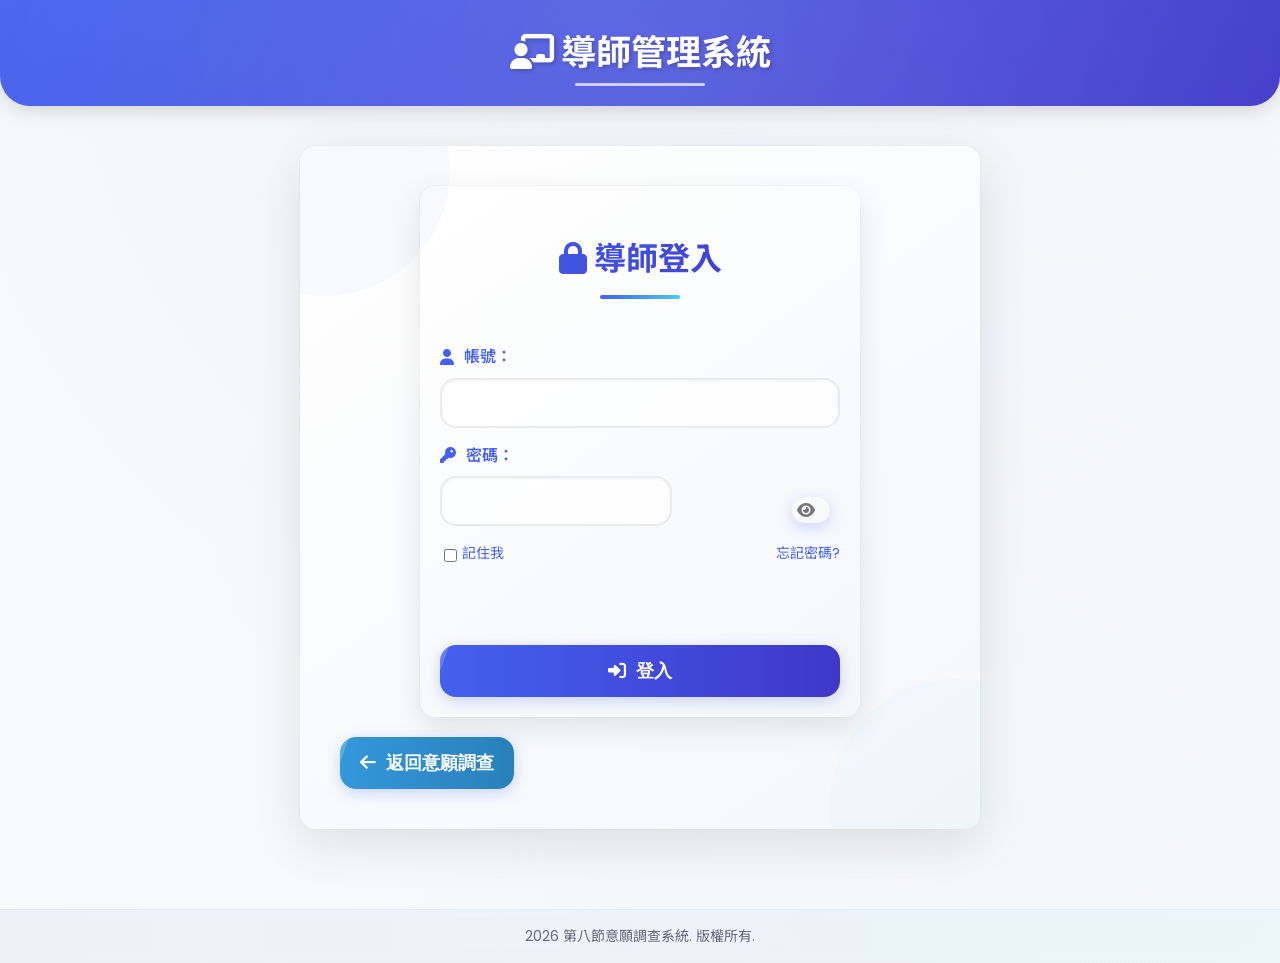
<file: teacher-login.html>
<!DOCTYPE html>
<html>
<head>
  <meta charset="UTF-8">
  <meta name="viewport" content="width=device-width, initial-scale=1.0, maximum-scale=1.0, user-scalable=no">
  <meta name="theme-color" content="#4a90e2">
  <meta name="apple-mobile-web-app-capable" content="yes">
  <meta name="apple-mobile-web-app-status-bar-style" content="black-translucent">
  <title>導師登入 - 第八節意願調查系統</title>
  <link href="https://fonts.googleapis.com/css2?family=Poppins:wght@400;600;700&family=Noto+Sans+TC:wght@400;500;700&display=swap" rel="stylesheet">
  <link rel="stylesheet" href="https://cdnjs.cloudflare.com/ajax/libs/font-awesome/6.4.0/css/all.min.css">
  <link rel="stylesheet" href="styles.css">
  <link rel="stylesheet" href="admin-styles.css">
  <script src="https://challenges.cloudflare.com/turnstile/v0/api.js" async defer></script>
  <link rel="preconnect" href="https://fonts.googleapis.com">
  <link rel="preconnect" href="https://cdnjs.cloudflare.com">
  <link rel="preconnect" href="https://challenges.cloudflare.com">
</head>
<body>
  <header class="header">
    <h1><i class="fas fa-chalkboard-teacher"></i> 導師管理系統</h1>
  </header>

  <main class="main-content">
    <div class="container">
      <div id="loginSection">
        <h2><i class="fas fa-lock"></i> 導師登入</h2>
        <form id="loginForm">
          <label for="username"><i class="fas fa-user"></i> 帳號：</label>
          <input type="text" id="username" name="username" required autocomplete="username">
          
          <label for="password"><i class="fas fa-key"></i> 密碼：</label>
          <div class="password-input-container">
            <input type="password" id="password" name="password" required autocomplete="current-password">
            <button type="button" id="togglePassword" class="toggle-password">
              <i class="fas fa-eye"></i>
            </button>
          </div>
          
          <div class="login-options">
            <label>
              <input type="checkbox" id="rememberMe"> 記住我
            </label>
            <a href="#" id="forgotPassword">忘記密碼?</a>
          </div>
          
          <div class="captcha-container">
            <div class="cf-turnstile" data-sitekey="0x4AAAAAABA6Z9ZJMniYyMes"></div>
          </div>
          
          <button type="submit"><i class="fas fa-sign-in-alt"></i> 登入</button>
        </form>
        
        <div id="loginLoading" class="loading-container">
          <div class="spinner"></div>
          <p>登入中，請稍候...</p>
        </div>
        
        <div id="loginResult"></div>
      </div>
      
      <div id="teacherDashboard" style="display: none;">
        <div class="dashboard-header">
          <h3><i class="fas fa-tachometer-alt"></i> 導師控制台</h3>
          <p>歡迎使用第八節調查系統導師介面，您可以在這裡查看班級填寫狀況。</p>
          <div class="server-time" id="serverTime">載入中...</div>
        </div>

        <div class="stats-card">
          <div class="stats-header">
            <div class="stats-title"><i class="fas fa-users"></i> <span id="classTitle">班級填寫狀況</span></div>
          </div>
          
          <div id="classStats">
            <!-- Class statistics will be displayed here -->
          </div>
          
          <div id="studentListContainer">
            <h3><i class="fas fa-user-graduate"></i> 學生填寫明細</h3>
            <table id="studentListTable" class="stats-table">
              <thead>
                <tr>
                  <th>學號</th>
                  <th>姓名</th>
                  <th>意願</th>
                  <th>不參加原因</th>
                  <th>提交時間</th>
                  <th>操作</th>
                </tr>
              </thead>
              <tbody>
                <!-- Student list will be dynamically generated -->
              </tbody>
            </table>
          </div>
        </div>
      </div>
      
      <button class="return-button" onclick="location.href='index.html'">
        <i class="fas fa-arrow-left"></i> 返回意願調查
      </button>
    </div>
  </main>
  
  <div id="alertModal" class="modal">
    <div class="modal-content">
      <span class="close">&times;</span>
      <h2><i class="fas fa-exclamation-circle"></i> 提示</h2>
      <p id="alertMessage"></p>
    </div>
  </div>

  <div id="studentDetailModal" class="modal">
    <div class="modal-content">
      <span class="close">&times;</span>
      <h2><i class="fas fa-user-graduate"></i> 學生提交詳情</h2>
      <div id="studentDetailContent">
        <!-- Student details will be displayed here -->
      </div>
    </div>
  </div>

  <footer class="copyright">
    <span id="currentYear"></span> 第八節意願調查系統. 版權所有.
  </footer>

  <script src="teacher-script.js"></script>
  <script>
    document.getElementById('currentYear').textContent = new Date().getFullYear();
  </script>
</body>
</html>
</file>
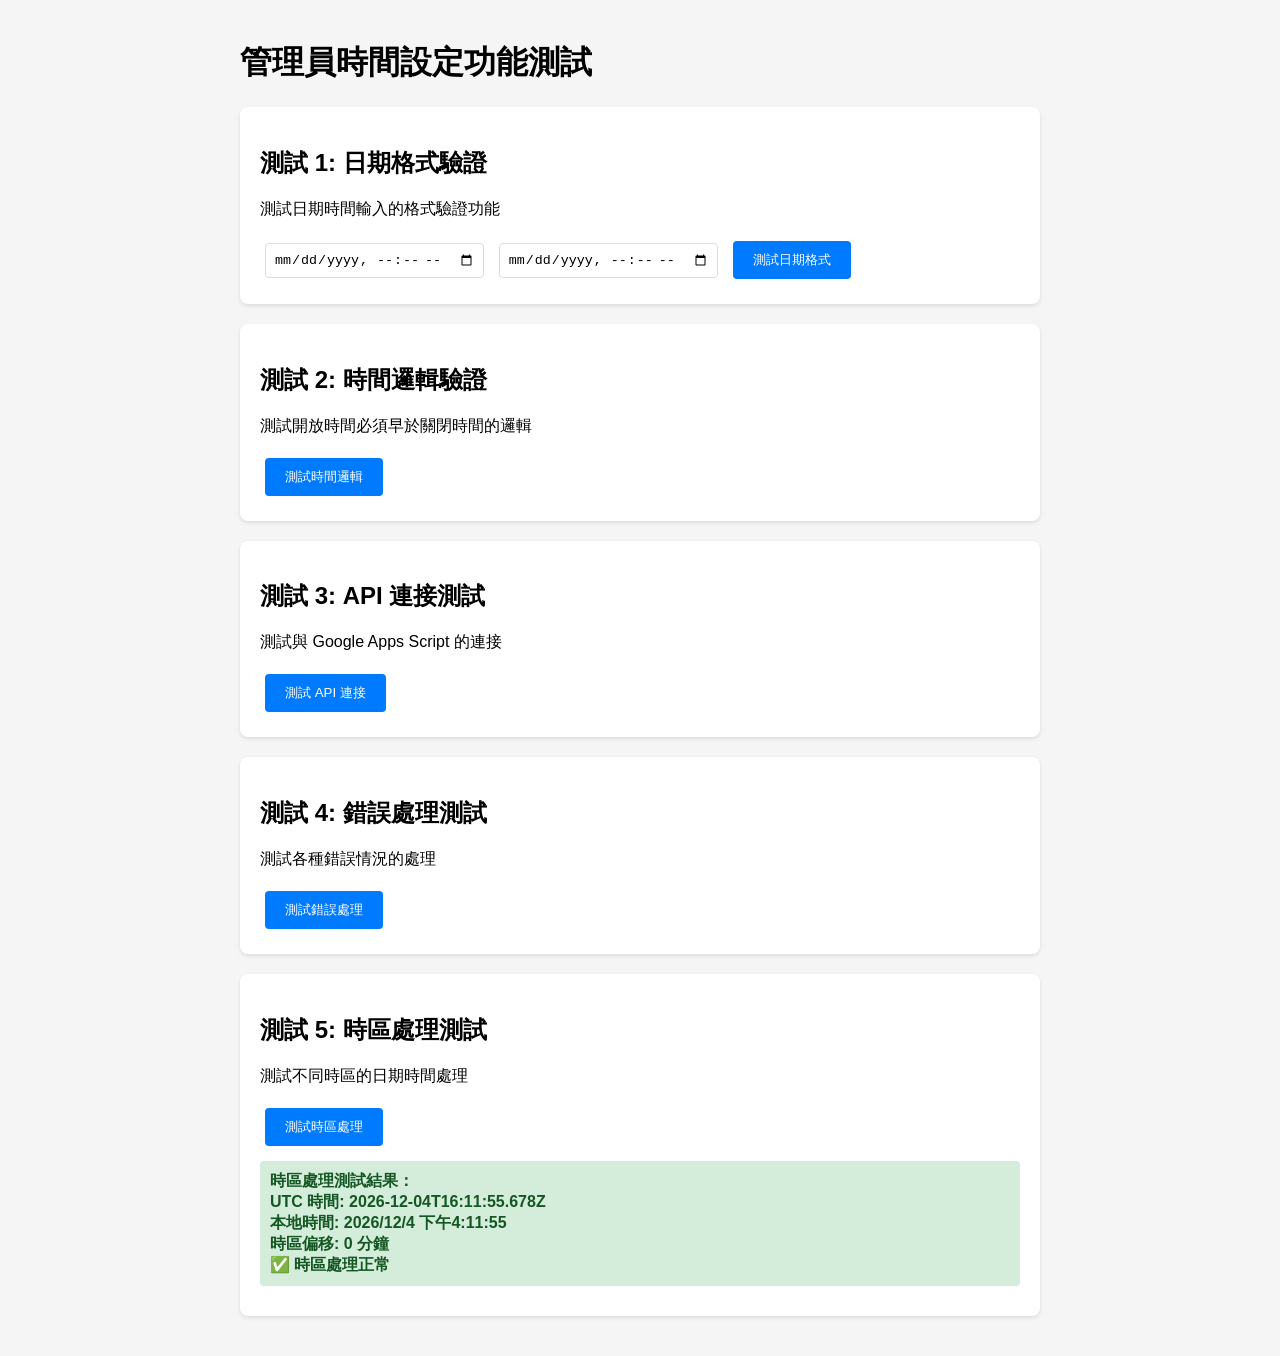
<file: test-admin.html>
<!DOCTYPE html>
<html lang="zh-TW">
<head>
  <meta charset="UTF-8">
  <meta name="viewport" content="width=device-width, initial-scale=1.0">
  <title>管理員時間設定測試</title>
  <style>
    body {
      font-family: Arial, sans-serif;
      max-width: 800px;
      margin: 0 auto;
      padding: 20px;
      background-color: #f5f5f5;
    }
    .test-section {
      background: white;
      padding: 20px;
      margin: 20px 0;
      border-radius: 8px;
      box-shadow: 0 2px 4px rgba(0,0,0,0.1);
    }
    .test-result {
      padding: 10px;
      margin: 10px 0;
      border-radius: 4px;
      font-weight: bold;
    }
    .success { background-color: #d4edda; color: #155724; }
    .error { background-color: #f8d7da; color: #721c24; }
    .warning { background-color: #fff3cd; color: #856404; }
    button {
      background: #007bff;
      color: white;
      border: none;
      padding: 10px 20px;
      border-radius: 4px;
      cursor: pointer;
      margin: 5px;
    }
    button:hover { background: #0056b3; }
    input[type="datetime-local"] {
      padding: 8px;
      border: 1px solid #ddd;
      border-radius: 4px;
      margin: 5px;
    }
  </style>
</head>
<body>
  <h1>管理員時間設定功能測試</h1>
  
  <div class="test-section">
    <h2>測試 1: 日期格式驗證</h2>
    <p>測試日期時間輸入的格式驗證功能</p>
    <input type="datetime-local" id="testOpenTime" placeholder="開放時間">
    <input type="datetime-local" id="testCloseTime" placeholder="關閉時間">
    <button onclick="testDateFormat()">測試日期格式</button>
    <div id="dateFormatResult"></div>
  </div>
  
  <div class="test-section">
    <h2>測試 2: 時間邏輯驗證</h2>
    <p>測試開放時間必須早於關閉時間的邏輯</p>
    <button onclick="testTimeLogic()">測試時間邏輯</button>
    <div id="timeLogicResult"></div>
  </div>
  
  <div class="test-section">
    <h2>測試 3: API 連接測試</h2>
    <p>測試與 Google Apps Script 的連接</p>
    <button onclick="testAPIConnection()">測試 API 連接</button>
    <div id="apiResult"></div>
  </div>
  
  <div class="test-section">
    <h2>測試 4: 錯誤處理測試</h2>
    <p>測試各種錯誤情況的處理</p>
    <button onclick="testErrorHandling()">測試錯誤處理</button>
    <div id="errorResult"></div>
  </div>
  
  <div class="test-section">
    <h2>測試 5: 時區處理測試</h2>
    <p>測試不同時區的日期時間處理</p>
    <button onclick="testTimezoneHandling()">測試時區處理</button>
    <div id="timezoneResult"></div>
  </div>

  <script>
    function showResult(elementId, message, type) {
      const element = document.getElementById(elementId);
      element.innerHTML = `<div class="test-result ${type}">${message}</div>`;
    }

    function testDateFormat() {
      const openTime = document.getElementById('testOpenTime').value;
      const closeTime = document.getElementById('testCloseTime').value;
      
      if (!openTime || !closeTime) {
        showResult('dateFormatResult', '請輸入開放時間和關閉時間', 'warning');
        return;
      }
      
      const openDateTime = new Date(openTime);
      const closeDateTime = new Date(closeTime);
      
      if (isNaN(openDateTime.getTime()) || isNaN(closeDateTime.getTime())) {
        showResult('dateFormatResult', '❌ 日期格式無效', 'error');
        return;
      }
      
      showResult('dateFormatResult', '✅ 日期格式有效', 'success');
    }

    function testTimeLogic() {
      const openTime = document.getElementById('testOpenTime').value;
      const closeTime = document.getElementById('testCloseTime').value;
      
      if (!openTime || !closeTime) {
        showResult('timeLogicResult', '請先輸入時間', 'warning');
        return;
      }
      
      const openDateTime = new Date(openTime);
      const closeDateTime = new Date(closeTime);
      
      if (openDateTime >= closeDateTime) {
        showResult('timeLogicResult', '❌ 開放時間必須早於關閉時間', 'error');
        return;
      }
      
      const timeDiff = closeDateTime.getTime() - openDateTime.getTime();
      const minInterval = 60 * 60 * 1000; // 1小時
      
      if (timeDiff < minInterval) {
        showResult('timeLogicResult', '❌ 時間間隔至少需要1小時', 'error');
        return;
      }
      
      showResult('timeLogicResult', '✅ 時間邏輯正確', 'success');
    }

    function testAPIConnection() {
      showResult('apiResult', '正在測試 API 連接...', 'warning');
      
      fetch('https://script.google.com/macros/s/AKfycbxCCH1cdUGSjPVnOPqyfyZ9yQ9eHmCp1Uc4J2hbt3aDwDTwOhUAlPf52gSZRfhrH4jbwg/exec?action=getSettings')
        .then(response => {
          if (!response.ok) {
            throw new Error(`HTTP error! status: ${response.status}`);
          }
          return response.json();
        })
        .then(data => {
          if (data.success) {
            showResult('apiResult', '✅ API 連接成功，設定資料正常', 'success');
          } else {
            showResult('apiResult', '❌ API 回應錯誤: ' + (data.message || '未知錯誤'), 'error');
          }
        })
        .catch(error => {
          showResult('apiResult', '❌ API 連接失敗: ' + error.message, 'error');
        });
    }

    function testErrorHandling() {
      // 測試各種錯誤情況
      const testCases = [
        { name: '空值處理', open: '', close: '' },
        { name: '無效日期', open: 'invalid-date', close: 'invalid-date' },
        { name: '時間顛倒', open: '2024-12-31T17:00', close: '2024-12-31T09:00' },
        { name: '時間間隔過短', open: '2024-12-31T09:00', close: '2024-12-31T09:30' }
      ];
      
      let results = '';
      testCases.forEach(testCase => {
        const openDateTime = testCase.open ? new Date(testCase.open) : null;
        const closeDateTime = testCase.close ? new Date(closeDateTime) : null;
        
        let isValid = true;
        let errorMessage = '';
        
        if (!openDateTime || !closeDateTime) {
          isValid = false;
          errorMessage = '時間未設定或格式無效';
        } else if (isNaN(openDateTime.getTime()) || isNaN(closeDateTime.getTime())) {
          isValid = false;
          errorMessage = '日期格式無效';
        } else if (openDateTime >= closeDateTime) {
          isValid = false;
          errorMessage = '開放時間必須早於關閉時間';
        } else {
          const timeDiff = closeDateTime.getTime() - openDateTime.getTime();
          const minInterval = 60 * 60 * 1000;
          if (timeDiff < minInterval) {
            isValid = false;
            errorMessage = '時間間隔至少需要1小時';
          }
        }
        
        results += `<div class="test-result ${isValid ? 'success' : 'error'}">
          ${testCase.name}: ${isValid ? '✅ 正確處理' : '❌ ' + errorMessage}
        </div>`;
      });
      
      document.getElementById('errorResult').innerHTML = results;
    }

    function testTimezoneHandling() {
      const now = new Date();
      const utcTime = now.toISOString();
      const localTime = now.toLocaleString('zh-TW');
      
      const result = `
        <div class="test-result success">
          <strong>時區處理測試結果：</strong><br>
          UTC 時間: ${utcTime}<br>
          本地時間: ${localTime}<br>
          時區偏移: ${now.getTimezoneOffset()} 分鐘<br>
          ✅ 時區處理正常
        </div>
      `;
      
      document.getElementById('timezoneResult').innerHTML = result;
    }

    // 頁面載入時自動執行一些基本測試
    window.addEventListener('load', function() {
      testTimezoneHandling();
    });
  </script>
</body>
</html>
</file>
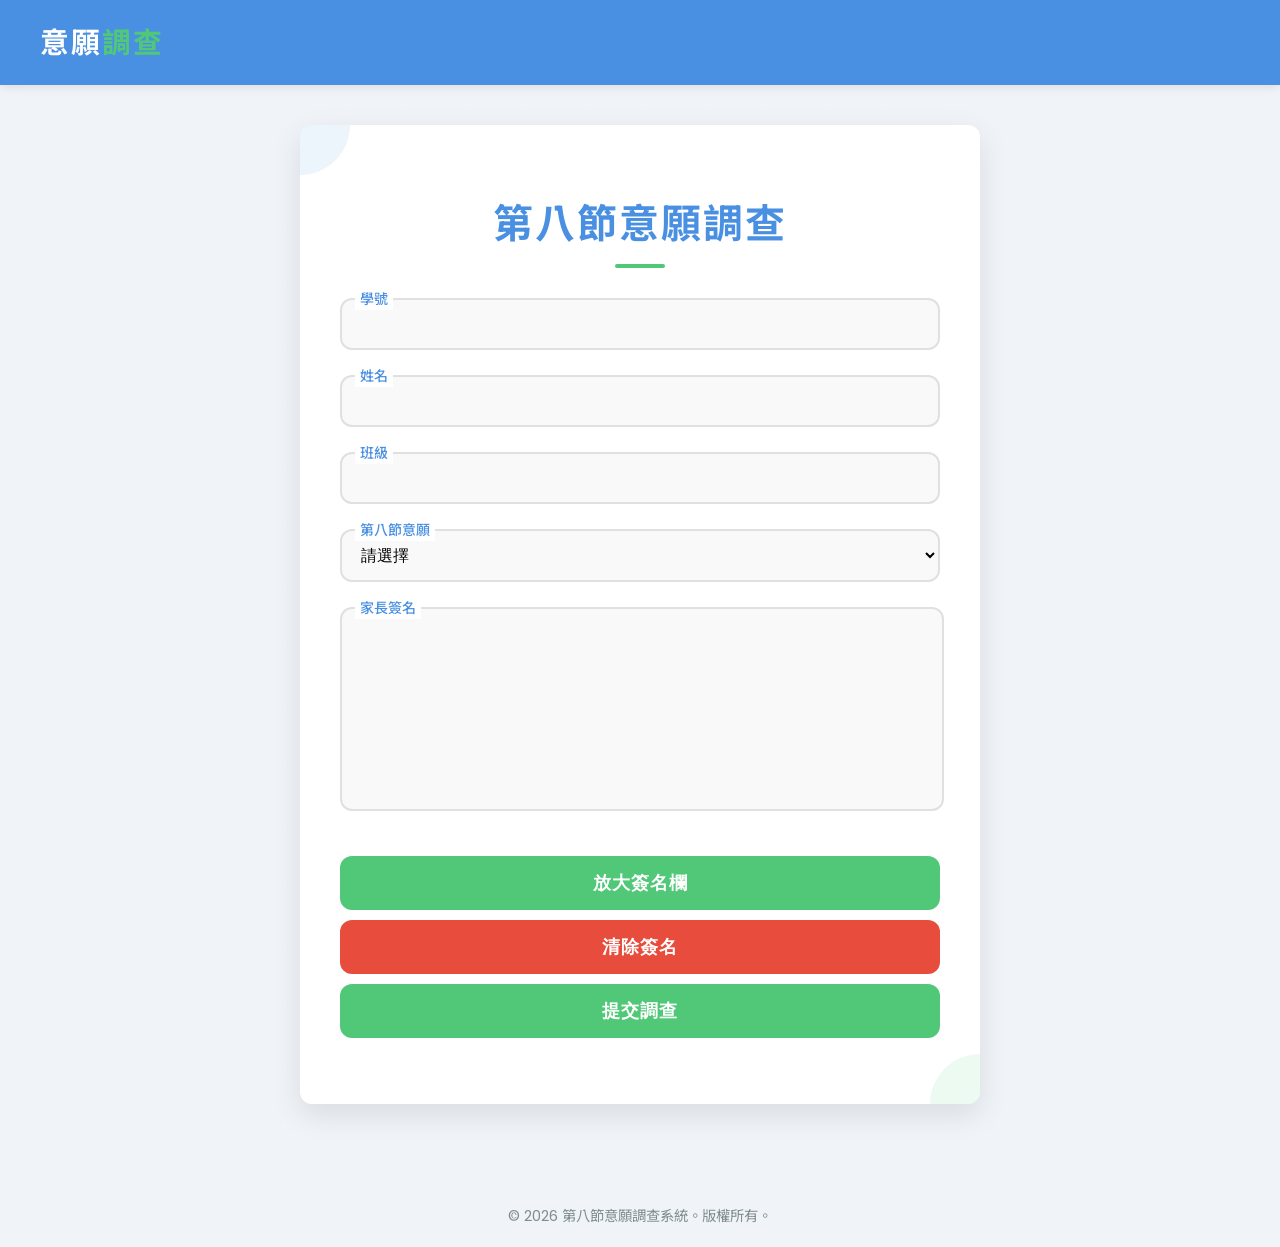
<file: test.html>
<html><head><base href="https://intent-survey-system.edu/" target="_blank">
  <meta charset="UTF-8">
  <meta name="viewport" content="width=device-width, initial-scale=1.0">
  <title>第八節意願調查系統</title>
  <link href="https://fonts.googleapis.com/css2?family=Poppins:wght@400;600;700&family=Noto+Sans+TC:wght@400;500;700&display=swap" rel="stylesheet">
  <style>
    :root {
      --primary-color: #4a90e2;
      --secondary-color: #50c878;
      --background-color: #f0f4f8;
      --text-color: #333;
      --border-radius: 12px;
      --box-shadow: 0 10px 30px rgba(0, 0, 0, 0.1);
    }
  
    body {
      font-family: 'Poppins', 'Noto Sans TC', sans-serif;
      background-color: var(--background-color);
      background-image: 
        radial-gradient(circle at 25% 25%, rgba(255, 255, 255, 0.2) 2%, transparent 0%),
        radial-gradient(circle at 75% 75%, rgba(255, 255, 255, 0.2) 2%, transparent 0%);
      background-size: 60px 60px;
      margin: 0;
      padding: 0;
      display: flex;
      flex-direction: column;
      min-height: 100vh;
      color: var(--text-color);
    }
  
    header {
      background-color: var(--primary-color);
      color: white;
      padding: 20px 0;
      text-align: center;
      box-shadow: 0 2px 10px rgba(0, 0, 0, 0.1);
    }
  
    .header-content {
      max-width: 1200px;
      margin: 0 auto;
      display: flex;
      justify-content: space-between;
      align-items: center;
      padding: 0 20px;
    }
  
    .logo {
      font-size: 1.8em;
      font-weight: 700;
      text-transform: uppercase;
      letter-spacing: 2px;
    }
  
    .logo span {
      color: var(--secondary-color);
    }
  
    nav ul {
      list-style: none;
      padding: 0;
      margin: 0;
      display: flex;
    }
  
    nav ul li {
      margin-left: 20px;
    }
  
    nav ul li a {
      color: white;
      text-decoration: none;
      font-weight: 500;
      transition: all 0.3s ease;
    }
  
    nav ul li a:hover {
      color: var(--secondary-color);
    }
  
    main {
      flex: 1;
      display: flex;
      flex-direction: column;
      align-items: center;
      justify-content: center;
      padding: 40px 20px;
    }
  
    .container {
      background-color: white;
      border-radius: var(--border-radius);
      padding: 40px;
      box-shadow: var(--box-shadow);
      max-width: 600px;
      width: 100%;
      margin-bottom: 20px;
      position: relative;
      overflow: hidden;
    }
  
    .container::before {
      content: '';
      position: absolute;
      top: -50px;
      left: -50px;
      width: 100px;
      height: 100px;
      background-color: var(--primary-color);
      opacity: 0.1;
      border-radius: 50%;
    }
  
    .container::after {
      content: '';
      position: absolute;
      bottom: -50px;
      right: -50px;
      width: 100px;
      height: 100px;
      background-color: var(--secondary-color);
      opacity: 0.1;
      border-radius: 50%;
    }
  
    h1 {
      color: var(--primary-color);
      text-align: center;
      margin-bottom: 30px;
      font-size: 2.5em;
      font-weight: 700;
      text-transform: uppercase;
      letter-spacing: 2px;
      position: relative;
    }
  
    h1::after {
      content: '';
      display: block;
      width: 50px;
      height: 4px;
      background-color: var(--secondary-color);
      margin: 10px auto 0;
      border-radius: 2px;
    }
  
    form {
      display: flex;
      flex-direction: column;
    }
  
    .form-group {
      position: relative;
      margin-bottom: 25px;
    }
  
    label {
      position: absolute;
      top: -10px;
      left: 15px;
      background-color: white;
      padding: 0 5px;
      font-size: 14px;
      color: var(--primary-color);
      transition: all 0.3s ease;
      font-weight: 500;
    }
  
    input, select, textarea {
      width: 100%;
      padding: 15px;
      border: 2px solid #e0e0e0;
      border-radius: var(--border-radius);
      font-size: 16px;
      transition: all 0.3s ease;
      background-color: #f9f9f9;
    }
  
    input:focus, select:focus, textarea:focus {
      outline: none;
      border-color: var(--primary-color);
      box-shadow: 0 0 0 3px rgba(74, 144, 226, 0.2);
      background-color: white;
    }
  
    input:focus + label, select:focus + label, textarea:focus + label {
      color: var(--primary-color);
      font-weight: bold;
    }
  
    button {
      background-color: var(--secondary-color);
      color: white;
      padding: 15px;
      border: none;
      border-radius: var(--border-radius);
      cursor: pointer;
      font-size: 18px;
      font-weight: bold;
      text-transform: uppercase;
      letter-spacing: 1px;
      transition: all 0.3s ease;
      margin-bottom: 10px;
      position: relative;
      overflow: hidden;
    }
  
    button::before {
      content: '';
      position: absolute;
      top: 0;
      left: -100%;
      width: 100%;
      height: 100%;
      background-color: rgba(255, 255, 255, 0.2);
      transition: all 0.3s ease;
    }
  
    button:hover::before {
      left: 100%;
    }
  
    button:hover {
      background-color: #45b168;
      transform: translateY(-2px);
      box-shadow: 0 5px 15px rgba(0, 0, 0, 0.2);
    }
  
    button:active {
      transform: translateY(1px);
    }
  
    .result {
      margin-top: 30px;
      padding: 20px;
      background-color: #f8f9fa;
      border-radius: var(--border-radius);
      display: none;
      animation: fadeIn 0.5s;
      border: 2px solid #e0e0e0;
    }
  
    @keyframes fadeIn {
      from { opacity: 0; transform: translateY(-10px); }
      to { opacity: 1; transform: translateY(0); }
    }
  
    #signatureCanvas {
      border: 2px solid #e0e0e0;
      border-radius: var(--border-radius);
      margin-bottom: 20px;
      cursor: crosshair;
      width: 100%;
      height: 200px;
      background-color: #f9f9f9;
    }
  
    #clearSignature {
      background-color: #e74c3c;
    }
  
    #clearSignature:hover {
      background-color: #c0392b;
    }
  
    .loading {
      display: none;
      text-align: center;
      margin-top: 20px;
      font-weight: bold;
      color: var(--primary-color);
    }
  
    .loading:after {
      content: '...';
      animation: dots 1.5s steps(5, end) infinite;
    }
  
    @keyframes dots {
      0%, 20% { content: '.'; }
      40% { content: '..'; }
      60% { content: '...'; }
      80%, 100% { content: ''; }
    }
  
    .signature-container {
      position: relative;
      margin-bottom: 25px;
    }
  
    .signature-label {
      position: absolute;
      top: -10px;
      left: 15px;
      background-color: white;
      padding: 0 5px;
      font-size: 14px;
      color: var(--primary-color);
      z-index: 1;
      font-weight: 500;
    }
  
    .copyright {
      text-align: center;
      font-size: 0.9em;
      color: #7f8c8d;
      margin-top: 20px;
      padding: 20px 0;
      background-color: #f0f4f8;
    }
  
    .modal {
      display: none;
      position: fixed;
      z-index: 1000;
      left: 0;
      top: 0;
      width: 100%;
      height: 100%;
      overflow: auto;
      background-color: rgba(0,0,0,0.4);
      backdrop-filter: blur(5px);
    }
  
    .modal-content {
      background-color: #fefefe;
      margin: 5% auto;
      padding: 20px;
      border: 1px solid #888;
      width: 90%;
      max-width: 800px;
      border-radius: var(--border-radius);
      box-shadow: var(--box-shadow);
    }
  
    .close {
      color: #aaa;
      float: right;
      font-size: 28px;
      font-weight: bold;
      cursor: pointer;
      transition: all 0.3s ease;
    }
  
    .close:hover,
    .close:focus {
      color: #000;
      text-decoration: none;
    }
  
    #modalCanvas {
      border: 2px solid #e0e0e0;
      border-radius: var(--border-radius);
      margin-bottom: 20px;
      cursor: crosshair;
      width: 100%;
      height: 300px;
      background-color: #f9f9f9;
    }
  
    @media (max-width: 600px) {
      .header-content {
        flex-direction: column;
        align-items: center;
      }
  
      nav ul {
        margin-top: 20px;
      }
  
      nav ul li {
        margin-left: 10px;
        margin-right: 10px;
      }
  
      main {
        padding: 20px 10px;
      }
  
      .container {
        padding: 20px;
      }
  
      h1 {
        font-size: 1.8em;
      }
  
      input, select, textarea, button {
        font-size: 14px;
      }
  
      #signatureCanvas {
        height: 150px;
      }
  
      .modal-content {
        width: 95%;
        margin: 10% auto;
      }
  
      #modalCanvas {
        height: 200px;
      }
  
      .form-group {
        margin-bottom: 20px;
      }
  
      label {
        font-size: 12px;
      }
  
      button {
        padding: 12px;
        font-size: 16px;
      }
    }


    .alert-modal {
      display: none;
      position: fixed;
      z-index: 1001;
      left: 0;
      top: 0;
      width: 100%;
      height: 100%;
      overflow: auto;
      background-color: rgba(0,0,0,0.4);
      backdrop-filter: blur(5px);
    }

    .alert-content {
      background-color: #fefefe;
      margin: 15% auto;
      padding: 20px;
      border: 1px solid #888;
      width: 80%;
      max-width: 400px;
      border-radius: var(--border-radius);
      box-shadow: var(--box-shadow);
      text-align: center;
    }

    .alert-buttons {
      margin-top: 20px;
    }

    .alert-buttons button {
      margin: 0 10px;
      padding: 10px 20px;
    }

    #alertConfirm {
      background-color: #e74c3c;
    }

    #alertConfirm:hover {
      background-color: #c0392b;
    }

    #alertCancel {
      background-color: #7f8c8d;
    }

    #alertCancel:hover {
      background-color: #6c7a89;
    }
  </style>
  </head>
  <body>
    <header>
      <div class="header-content">
        <div class="logo">意願<span>調查</span></div>
        <nav>
          <ul>
          </ul>
        </nav>
      </div>
    </header>
  
    <main>
      <div class="container">
        <h1>第八節意願調查</h1>
        <form id="surveyForm">
          <div class="form-group">
            <input type="text" id="studentId" required>
            <label for="studentId">學號</label>
          </div>
          
          <div class="form-group">
            <input type="text" id="name" required>
            <label for="name">姓名</label>
          </div>
          
          <div class="form-group">
            <input type="text" id="class" required>
            <label for="class">班級</label>
          </div>
          
          <div class="form-group">
            <select id="intention" required>
              <option value="">請選擇</option>
              <option value="參加">參加</option>
              <option value="不參加">不參加</option>
            </select>
            <label for="intention">第八節意願</label>
          </div>
          
          <div id="reasonGroup" class="form-group" style="display: none;">
            <textarea id="reason" rows="4"></textarea>
            <label for="reason">不參加原因</label>
          </div>
          
          <div class="signature-container">
            <span class="signature-label">家長簽名</span>
            <canvas id="signatureCanvas"></canvas>
          </div>



          <div id="alertModal" class="alert-modal">
            <div class="alert-content">
              <h2>確認清除簽名</h2>
              <p>您確定要清除簽名嗎？此操作無法撤銷。</p>
              <div class="alert-buttons">
                <button id="alertConfirm">確認</button>
                <button id="alertCancel">取消</button>
              </div>
            </div>
          </div>
          <button type="button" id="enlargeSignature">放大簽名欄</button>
          <button type="button" id="clearSignature">清除簽名</button>
          
          <button type="submit">提交調查</button>
        </form>
        
        <div id="loading" class="loading">正在提交</div>
        <div id="result" class="result"></div>
      </div>
    </main>
  
    <footer class="copyright">
      © <span id="currentYear"></span> 第八節意願調查系統。版權所有。
    </footer>
  
    <div id="signatureModal" class="modal">
      <div class="modal-content">
        <span class="close">&times;</span>
        <canvas id="modalCanvas"></canvas>
      </div>
    </div>
  

    <script>
      document.getElementById('currentYear').textContent = new Date().getFullYear();
  
      const canvas = document.getElementById('signatureCanvas');
      const modalCanvas = document.getElementById('modalCanvas');
      const ctx = canvas.getContext('2d');
      const modalCtx = modalCanvas.getContext('2d');
      let isDrawing = false;
      let lastX = 0;
      let lastY = 0;
  
      let signatureData = null;
  
      function resizeCanvas() {
        canvas.width = canvas.offsetWidth;
        canvas.height = canvas.offsetHeight;
        modalCanvas.width = modalCanvas.offsetWidth;
        modalCanvas.height = modalCanvas.offsetHeight;
        redrawCanvas();
      }
  
      window.addEventListener('resize', resizeCanvas);
      resizeCanvas();
  
      function startDrawing(e) {
        isDrawing = true;
        [lastX, lastY] = getCoordinates(e);
      }
  
      function draw(e) {
        if (!isDrawing) return;
        const currentCanvas = e.target;
        const currentCtx = currentCanvas.getContext('2d');
        const [x, y] = getCoordinates(e);
        currentCtx.beginPath();
        currentCtx.moveTo(lastX, lastY);
        currentCtx.lineTo(x, y);
        currentCtx.strokeStyle = '#34495e';
        currentCtx.lineWidth = 2;
        currentCtx.lineCap = 'round';
        currentCtx.lineJoin = 'round';
        currentCtx.stroke();
        [lastX, lastY] = [x, y];
  
        if (currentCanvas === canvas) {
          modalCtx.drawImage(canvas, 0, 0, canvas.width, canvas.height, 0, 0, modalCanvas.width, modalCanvas.height);
        } else {
          ctx.drawImage(modalCanvas, 0, 0, modalCanvas.width, modalCanvas.height, 0, 0, canvas.width, canvas.height);
        }
  
        signatureData = canvas.toDataURL();
      }
  
      function stopDrawing() {
        isDrawing = false;
      }
  
      function getCoordinates(e) {
        const rect = e.target.getBoundingClientRect();
        const scaleX = e.target.width / rect.width;
        const scaleY = e.target.height / rect.height;
        return [
          (e.clientX - rect.left) * scaleX,
          (e.clientY - rect.top) * scaleY
        ];
      }
  
      function addEventListeners(canvasElement) {
        canvasElement.addEventListener('mousedown', startDrawing);
        canvasElement.addEventListener('mousemove', draw);
        canvasElement.addEventListener('mouseup', stopDrawing);
        canvasElement.addEventListener('mouseout', stopDrawing);
  
        canvasElement.addEventListener('touchstart', function(e) {
          e.preventDefault();
          const touch = e.touches[0];
          const mouseEvent = new MouseEvent("mousedown", {
            clientX: touch.clientX,
            clientY: touch.clientY
          });
          canvasElement.dispatchEvent(mouseEvent);
        }, false);
  
        canvasElement.addEventListener('touchmove', function(e) {
          e.preventDefault();
          const touch = e.touches[0];
          const mouseEvent = new MouseEvent("mousemove", {
            clientX: touch.clientX,
            clientY: touch.clientY
          });
          canvasElement.dispatchEvent(mouseEvent);
        }, false);
  
        canvasElement.addEventListener('touchend', function(e) {
          const mouseEvent = new MouseEvent("mouseup", {});
          canvasElement.dispatchEvent(mouseEvent);
        }, false);
      }
  
      addEventListeners(canvas);
      addEventListeners(modalCanvas);
  

  
      const modal = document.getElementById('signatureModal');
      const enlargeBtn = document.getElementById('enlargeSignature');
      const closeBtn = document.getElementsByClassName('close')[0];
  
      enlargeBtn.onclick = function() {
        modal.style.display = 'block';
        modalCanvas.width = modalCanvas.offsetWidth;
        modalCanvas.height = modalCanvas.offsetHeight;
        modalCtx.drawImage(canvas, 0, 0, canvas.width, canvas.height, 0, 0, modalCanvas.width, modalCanvas.height);
      }
  
      closeBtn.onclick = function() {
        modal.style.display = 'none';
      }
  
      window.onclick = function(event) {
        if (event.target == modal) {
          modal.style.display = 'none';
        }
      }
  
      function redrawCanvas() {
        if (signatureData) {
          const img = new Image();
          img.onload = function() {
            ctx.clearRect(0, 0, canvas.width, canvas.height);
            ctx.drawImage(img, 0, 0, canvas.width, canvas.height);
            modalCtx.clearRect(0, 0, modalCanvas.width, modalCanvas.height);
            modalCtx.drawImage(img, 0, 0, modalCanvas.width, modalCanvas.height);
          }
          img.src = signatureData;
        }
      }
  
      document.getElementById('intention').addEventListener('change', function(e) {
        const reasonGroup = document.getElementById('reasonGroup');
        if (e.target.value === '不參加') {
          reasonGroup.style.display = 'block';
          document.getElementById('reason').setAttribute('required', 'required');
        } else {
          reasonGroup.style.display = 'none';
          document.getElementById('reason').removeAttribute('required');
        }
      });
  
      document.getElementById('surveyForm').addEventListener('submit', function(e) {
        e.preventDefault();
        
        const studentId = document.getElementById('studentId').value;
        const name = document.getElementById('name').value;
        const className = document.getElementById('class').value;
        const intention = document.getElementById('intention').value;
        const reason = document.getElementById('reason').value;
        const signature = signatureData;
        
        const loading = document.getElementById('loading');
        loading.style.display = 'block';
  
        const scriptUrl = 'https://script.google.com/macros/s/AKfycbyaPZzxLyV9La_5V86LsEj0KYse4lyT5qBHbzxNHmLuMUm6Vom7OXgXSfPmwcfQQKC9bQ/exec';
  
        fetch(scriptUrl, {
          method: 'POST',
          mode: 'no-cors',
          headers: {
            'Content-Type': 'application/json',
          },
          body: JSON.stringify({
            studentId,
            name,
            class: className,
            intention,
            reason,
            signature
          })
        })
        .then(response => {
          loading.style.display = 'none';
          const result = document.getElementById('result');
          result.style.display = 'block';
          result.innerHTML = `
            <h3>調查結果已成功提交</h3>
            <p><strong>學號：</strong>${studentId}</p>
            <p><strong>姓名：</strong>${name}</p>
            <p><strong>班級：</strong>${className}</p>
            <p><strong>第八節意願：</strong>${intention}</p>
            ${intention === '不參加' ? `<p><strong>不參加原因：</strong>${reason}</p>` : ''}
            <p><strong>家長簽名：</strong></p>
            <img src="${signature}" alt="家長簽名" style="max-width: 100%; border: 1px solid #bdc3c7; border-radius: var(--border-radius);">
          `;
        })
        .catch(error => {
          loading.style.display = 'none';
          alert('提交失敗，請稍後再試');
          console.error('Error:', error);
        });
      });
      const alertModal = document.getElementById('alertModal');
      const alertConfirm = document.getElementById('alertConfirm');
      const alertCancel = document.getElementById('alertCancel');

      document.getElementById('clearSignature').addEventListener('click', function(e) {
        e.preventDefault(); // 防止按鈕提交表單
        alertModal.style.display = 'block';
      });

      alertConfirm.onclick = function(e) {
        e.preventDefault(); // 防止按鈕提交表單
        ctx.clearRect(0, 0, canvas.width, canvas.height);
        modalCtx.clearRect(0, 0, modalCanvas.width, modalCanvas.height);
        signatureData = null;
        alertModal.style.display = 'none';
      }

      alertCancel.onclick = function(e) {
        e.preventDefault(); // 防止按鈕提交表單
        alertModal.style.display = 'none';
      }

      window.addEventListener('load', redrawCanvas);
    </script>
  </body>
  </html>
</file>
<file: styles.css>
:root {
  --primary-color: #4361ee;
  --secondary-color: #4cc9f0;
  --accent-color: #f72585;
  --background-color: #f8f9fa;
  --text-color: #2b2d42;
  --border-radius: 16px;
  --box-shadow: 0 10px 30px rgba(0, 0, 0, 0.1);
  --card-gradient: linear-gradient(145deg, #ffffff, #f5f7fa);
  --button-gradient: linear-gradient(to right, var(--primary-color), #3f37c9);
  --hover-transition: all 0.3s cubic-bezier(0.25, 0.8, 0.25, 1);
}

body {
  font-family: 'Poppins', 'Noto Sans TC', sans-serif;
  background-color: var(--background-color);
  color: var(--text-color);
  line-height: 1.6;
  margin: 0;
  padding: 0;
  min-height: 100vh;
  display: flex;
  flex-direction: column;
  background-image: 
    radial-gradient(circle at 50% 0%, rgba(67, 97, 238, 0.03) 0%, transparent 70%),
    radial-gradient(circle at 80% 80%, rgba(76, 201, 240, 0.03) 0%, transparent 70%);
}

@keyframes gradientBg {
}

.header {
  background: linear-gradient(135deg, var(--primary-color) 0%, #3f37c9 100%);
  color: white;
  padding: 25px 0;
  text-align: center;
  box-shadow: 0 4px 20px rgba(0,0,0,0.15);
  position: relative;
  overflow: hidden;
  border-bottom-left-radius: 30px;
  border-bottom-right-radius: 30px;
}

@keyframes headerSlideDown {
}

.header::before {
  content: '';
  position: absolute;
  top: -50%;
  left: -50%;
  width: 200%;
  height: 200%;
  background: radial-gradient(circle, rgba(255,255,255,0.15) 0%, transparent 70%);
}

.header h1 {
  margin: 0;
  font-size: 2.2em;
  text-shadow: 2px 2px 4px rgba(0,0,0,0.2);
  position: relative;
  display: inline-block;
}

.header h1::after {
  content: '';
  position: absolute;
  bottom: -5px;
  left: 25%;
  width: 50%;
  height: 3px;
  background: rgba(255, 255, 255, 0.7);
  border-radius: 2px;
}

.header p {
  margin: 10px 0 0;
  font-size: 1.1em;
  opacity: 0.9;
}

.main-content {
  flex: 1;
  display: flex;
  justify-content: center;
  align-items: center;
  padding: 40px 20px;
}

.container {
  background: var(--card-gradient);
  padding: 40px;
  border-radius: var(--border-radius);
  box-shadow: 0 15px 50px rgba(0,0,0,0.1), 0 0 0 1px rgba(0,0,0,0.02);
  max-width: 600px;
  width: 100%;
  position: relative;
  overflow: hidden;
  transition: all 0.3s ease;
  transform: translateY(0);
  backdrop-filter: blur(10px);
  -webkit-backdrop-filter: blur(10px);
}

.container::before {
  content: '';
  position: absolute;
  top: -100px;
  left: -100px;
  width: 250px;
  height: 250px;
  background-color: var(--primary-color);
  opacity: 0.03;
  border-radius: 50%;
}

.container::after {
  content: '';
  position: absolute;
  bottom: -100px;
  right: -100px;
  width: 250px;
  height: 250px;
  background-color: var(--secondary-color);
  opacity: 0.03;
  border-radius: 50%;
}

h2 {
  color: var(--primary-color);
  text-align: center;
  margin-bottom: 30px;
  font-size: 2em;
  position: relative;
  padding-bottom: 15px;
  background: linear-gradient(to right, var(--primary-color), #3f37c9);
  -webkit-background-clip: text;
  -webkit-text-fill-color: transparent;
  background-clip: text;
  color: transparent;
}

h2::after {
  content: '';
  position: absolute;
  bottom: 0;
  left: 50%;
  transform: translateX(-50%);
  width: 80px;
  height: 4px;
  background: linear-gradient(to right, var(--primary-color), var(--secondary-color));
  border-radius: 10px;
}

form {
  display: flex;
  flex-direction: column;
}

label {
  margin-top: 15px;
  font-weight: 600;
  color: var(--primary-color);
  display: flex;
  align-items: center;
}

label i {
  margin-right: 10px;
  color: var(--primary-color);
}

input, select, textarea {
  margin-top: 8px;
  padding: 14px;
  border: 2px solid rgba(0,0,0,0.08);
  border-radius: var(--border-radius);
  font-size: 16px;
  transition: var(--hover-transition);
  background-color: rgba(255, 255, 255, 0.8);
  backdrop-filter: blur(5px);
  box-shadow: inset 0 1px 3px rgba(0, 0, 0, 0.05);
}

input:focus, select:focus, textarea:focus {
  outline: none;
  border-color: var(--primary-color);
  box-shadow: 0 0 0 3px rgba(67, 97, 238, 0.2), inset 0 1px 3px rgba(0, 0, 0, 0.05);
  transform: translateY(-2px);
}

select {
  appearance: none;
  background-image: url('data:image/svg+xml;charset=US-ASCII,%3Csvg%20xmlns%3D%22http%3A%2F%2Fwww.w3.org%2F2000%2Fsvg%22%20width%3D%22292.4%22%20height%3D%22292.4%22%3E%3Cpath%20fill%3D%22%234a90e2%22%20d%3D%22M287%2069.4a17.6%2017.6%200%200%200-13-5.4H18.4c-5%200-9.3%201.8-12.9%205.4A17.6%2017.6%200%200%200%200%2082.2c0%205%201.8%209.3%205.4%2012.9l128%20127.9c3.6%203.6%207.8%205.4%2012.8%205.4s9.2-1.8%2012.8-5.4L287%2095c3.5-3.5%205.4-7.8%205.4-12.8%200-5-1.9-9.2-5.5-12.8z%22%2F%3E%3C%2Fsvg%3E');
  background-repeat: no-repeat;
  background-position: right 10px top 50%;
  background-size: 12px auto;
}

button, .result-item, .class-stat-card {
  will-change: transform;
}

button {
  margin-top: 25px;
  padding: 14px 20px;
  background: var(--button-gradient);
  color: white;
  border: none;
  border-radius: var(--border-radius);
  font-size: 18px;
  font-weight: 600;
  cursor: pointer;
  transition: var(--hover-transition);
  box-shadow: 0 4px 15px rgba(67, 97, 238, 0.25);
  display: flex;
  align-items: center;
  justify-content: center;
  position: relative;
  overflow: hidden;
  transform: translateZ(0);
}

button::after {
  content: '';
  position: absolute;
  top: 0;
  left: -100%;
  width: 100%;
  height: 100%;
  background: rgba(255,255,255,0.2);
  transform: skewX(-20deg);
  transition: all 0.5s ease;
}

button:hover {
  background: linear-gradient(to right, #3f37c9, var(--primary-color));
  transform: translateY(-3px) translateZ(0);
  box-shadow: 0 8px 25px rgba(67, 97, 238, 0.35);
}

button:hover::after {
  left: 100%;
}

button i {
  margin-right: 10px;
  transition: transform 0.3s ease;
}

button:hover i {
  transform: translateX(-3px);
}

#loading, #result {
  display: none;
  margin-top: 20px;
}

#result {
  text-align: left;
}

#result h3 {
  color: var(--primary-color);
  margin-bottom: 15px;
}

#result p {
  margin-bottom: 10px;
}

.spinner {
  border: 4px solid rgba(0, 0, 0, 0.1);
  border-left-color: var(--primary-color);
  border-radius: 50%;
  width: 40px;
  height: 40px;
  animation: spin 1s linear infinite;
  margin: 20px auto;
}

@keyframes spin {
  0% { transform: rotate(0deg); }
  100% { transform: rotate(360deg); }
}

.modal {
  display: none;
  position: fixed;
  z-index: 1000;
  left: 0;
  top: 0;
  width: 100%;
  height: 100%;
  overflow: auto;
  background-color: rgba(0,0,0,0.6);
  backdrop-filter: blur(5px);
  -webkit-backdrop-filter: blur(5px);
  transition: all 0.3s ease;
}

.modal-content {
  background: var(--card-gradient);
  margin: 5% auto;
  padding: 30px;
  border-radius: var(--border-radius);
  box-shadow: 0 20px 60px rgba(0,0,0,0.2);
  max-width: 600px;
  width: 90%;
  position: relative;
  transform: translateY(0);
  animation: modalFadeIn 0.3s ease forwards;
  border: 1px solid rgba(255,255,255,0.2);
}

@keyframes modalFadeIn {
  from {
    opacity: 0;
    transform: translateY(20px);
  }
  to {
    opacity: 1;
    transform: translateY(0);
  }
}

.modal-content::after {
  content: '';
  position: absolute;
  top: 0;
  left: 0;
  width: 100%;
  height: 100%;
  border-radius: var(--border-radius);
  box-shadow: inset 0 0 0 1px rgba(255,255,255,0.1);
  pointer-events: none;
}

.close {
  position: absolute;
  right: 15px;
  top: 15px;
  color: #aaa;
  font-size: 24px;
  font-weight: bold;
  cursor: pointer;
  z-index: 100;
  width: 36px;
  height: 36px;
  display: flex;
  align-items: center;
  justify-content: center;
  background: rgba(0,0,0,0.05);
  border-radius: 50%;
  transition: all 0.2s ease;
}

.close:hover,
.close:focus {
  color: var(--primary-color);
  text-decoration: none;
  background: rgba(0,0,0,0.1);
  transform: rotate(90deg);
}

#signatureCanvas {
  border: 2px solid #ddd;
  border-radius: var(--border-radius);
  cursor: crosshair;
  background-color: white;
  touch-action: none;
  box-shadow: inset 0 1px 4px rgba(0,0,0,0.1);
}

.signature-status {
  display: flex;
  align-items: center;
  margin-top: 10px;
  padding: 8px 12px;
  border-radius: 4px;
  background-color: rgba(240,240,240,0.3);
  transition: all 0.3s ease;
}

.signature-status .status-icon {
  width: 20px;
  height: 20px;
  border-radius: 50%;
  margin-right: 10px;
}

.signature-status .status-text {
  font-weight: 600;
}

.signature-status.signed .status-icon {
  background-color: var(--secondary-color);
}

.signature-status.unsigned .status-icon {
  background-color: #e74c3c;
}

#reason {
  width: 100%;
  height: 100px;
  resize: vertical;
  min-height: 100px;
  max-height: 200px;
}

.captcha-container {
  margin: 20px 0;
  display: flex;
  justify-content: center;
}

.copyright {
  text-align: center;
  padding: 15px 0;
  color: rgba(43, 45, 66, 0.7);
  font-size: 14px;
  margin-top: 40px;
  background: linear-gradient(to right, rgba(67, 97, 238, 0.05), rgba(76, 201, 240, 0.05));
  backdrop-filter: blur(5px);
  -webkit-backdrop-filter: blur(5px);
  border-top: 1px solid rgba(0,0,0,0.03);
}

.signature-buttons {
  display: flex;
  justify-content: space-between;
  margin-top: 10px;
}

#clearSignature, #saveSignature {
  flex: 1;
  margin: 0 5px;
}

#clearSignature {
  background-color: #e74c3c;
}

#clearSignature:hover {
  background-color: #c0392b;
}

#saveSignature {
  background-color: var(--secondary-color);
}

#saveSignature:hover {
  background-color: #45b168;
}

.help-button {
  background: linear-gradient(to right, #f39c12, #e67e22);
  color: white;
  padding: 8px 16px;
  border: none;
  border-radius: var(--border-radius);
  font-size: 14px;
  cursor: pointer;
  transition: all 0.3s ease;
  box-shadow: 0 4px 6px rgba(50, 50, 93, 0.11), 0 1px 3px rgba(0, 0, 0, 0.08);
  display: inline-flex;
  align-items: center;
  justify-content: center;
  position: absolute;
  top: 15px;
  right: 15px;
}

.help-button:hover {
  background: linear-gradient(to right, #e67e22, #d35400);
  transform: translateY(-2px);
  box-shadow: 0 7px 14px rgba(50, 50, 93, 0.1), 0 3px 6px rgba(0, 0, 0, 0.08);
}

.help-button i {
  margin-right: 6px;
}

.help-content {
  max-width: 700px;
  max-height: 80vh;
  overflow-y: auto;
  background: var(--card-gradient);
  border-radius: 16px;
  padding: 0;
}

.help-tabs {
  display: flex;
  border-bottom: 1px solid #ddd;
  gap: 0;
  background: #f8f9fa;
  border-radius: 16px 16px 0 0;
  overflow: hidden;
}

.help-tab {
  padding: 15px 20px;
  cursor: pointer;
  background-color: transparent;
  transition: all 0.3s ease;
  position: relative;
  z-index: 1;
  flex-grow: 1;
  text-align: center;
  border-radius: 0;
  border-bottom: 3px solid transparent;
  font-weight: 500;
  color: #555;
}

.help-tab.active {
  background-color: white;
  border-bottom: 3px solid var(--primary-color);
  font-weight: bold;
  color: var(--primary-color);
  box-shadow: none;
}

.help-tab-content {
  display: none;
  padding: 25px;
}

.help-tab-content.active {
  display: block;
}

.help-section {
  margin-bottom: 25px;
  padding: 20px;
  background-color: #f9f9fb;
  border-radius: 12px;
  box-shadow: 0 3px 10px rgba(0,0,0,0.05);
  position: relative;
  overflow: hidden;
  border-left: 4px solid var(--primary-color);
  transition: all 0.3s ease;
}

.help-section:hover {
  transform: translateY(-5px);
  box-shadow: 0 8px 15px rgba(0,0,0,0.1);
}

.help-section h3 {
  color: var(--primary-color);
  margin-top: 0;
  margin-bottom: 15px;
  font-size: 1.3em;
  padding-bottom: 10px;
  border-bottom: 1px dashed #e0e0e0;
  display: flex;
  align-items: center;
  gap: 10px;
}

.help-section h3 i {
  font-size: 1.2em;
  background-color: rgba(74, 144, 226, 0.1);
  color: var(--primary-color);
  padding: 10px;
  border-radius: 50%;
  width: 20px;
  height: 20px;
  display: flex;
  align-items: center;
  justify-content: center;
}

.help-section ol, .help-section ul {
  padding-left: 25px;
  margin: 15px 0;
}

.help-section li {
  margin-bottom: 12px;
  line-height: 1.7;
  position: relative;
  padding-left: 5px;
}

.help-section li strong {
  color: var(--primary-color);
  font-weight: 600;
}

.help-note {
  background-color: #fff8e1;
  border-left: 4px solid #ffc107;
  padding: 15px 20px;
  margin-top: 20px;
  border-radius: 0 12px 12px 0;
  box-shadow: 0 2px 8px rgba(0,0,0,0.05);
}

.help-note p {
  margin: 5px 0;
  font-weight: 500;
  display: flex;
  align-items: center;
  gap: 10px;
}

.help-note p i {
  color: #f39c12;
  font-size: 1.2em;
}

@media (max-width: 600px) {
  .container {
    width: 95%;
    padding: 1.5rem;
    max-width: 100%;
    box-sizing: border-box;
  }

  h2 {
    font-size: 1.5rem;
    margin-bottom: 20px;
  }

  input[type="text"],
  input[type="email"],
  select,
  button {
    font-size: 0.9rem;
    padding: 10px;
  }
  
  .header h1 {
    font-size: 1.5em;
  }
  
  .help-button {
    position: static;
    margin-bottom: 15px;
    width: 100%;
  }
  
  .search-options {
    flex-direction: row;
    flex-wrap: wrap;
    gap: 5px;
  }
  
  .search-options label {
    width: 100%;
    margin-bottom: 10px;
    box-sizing: border-box;
  }
  
  .search-options span {
    width: 100%;
    justify-content: center;
    box-sizing: border-box;
  }
  
  .admin-button, .query-system-button, .return-button, .logout-button {
    width: 100%;
    margin: 10px 0;
    font-size: 14px;
  }
  
  #signatureCanvas {
    max-width: 100%;
    height: auto;
  }
  
  .signature-buttons {
    flex-direction: column;
  }
  
  #clearSignature, #saveSignature {
    margin: 5px 0;
  }
  
  label i {
    width: 20px;
    text-align: center;
  }
  
  .main-content {
    padding: 20px 10px;
  }
  
  .modal-content {
    width: 95%;
    padding: 15px;
    margin: 5% auto;
  }
  
  .confirm-content {
    width: 95%;
    padding: 20px;
  }
  
  .confirm-buttons {
    flex-direction: column;
    gap: 10px;
  }
  
  .confirm-buttons button {
    width: 100%;
    margin: 0;
  }
  
  .system-times p {
    font-size: 0.8em;
  }
  
  .system-closed h3 {
    font-size: 1.2em;
  }
  
  .system-closed p {
    font-size: 0.9em;
  }
}

@media print {
  @page {
    size: A4;
    margin: 1.5cm 1cm;
  }
  
  body {
    background: white;
    font-size: 12pt;
    background-image: none;
    color: #000;
    margin: 0;
    padding: 0;
  }
  
  .header, .help-button, .return-button, .admin-button, .query-system-button,
  .captcha-container, form, .logout-button, #loading, .copyright,
  .print-button, .container::before, .container::after,
  .modal, .confirm-modal {
    display: none !important;
  }
  
  .container {
    box-shadow: none;
    margin: 0;
    padding: 0;
    width: 100%;
    animation: none;
    border: none;
    transform: none;
    background: white;
    max-width: 100%;
  }
  
  .print-content {
    display: block !important;
    margin: 0 auto;
    max-width: 100%;
    font-size: 12pt;
    line-height: 1.5;
    padding: 0;
  }
  
  h2 {
    font-size: 18pt;
    margin-bottom: 20px;
    color: #000 !important;
    text-align: center;
    -webkit-text-fill-color: #000 !important;
    background: none !important;
  }
  
  h2::after {
    display: none !important;
  }
  
  #result, .result-item, .class-summary {
    display: block !important;
    border: none;
    box-shadow: none;
    padding: 0;
    margin: 0;
    background: none;
  }
  
  .result-item::after {
    display: none;
  }
  
  .signature-image {
    max-width: 300px;
    border: 1px solid #ddd;
    margin: 10px auto;
    display: block;
  }

  .print-header {
    text-align: center;
    margin-bottom: 20px;
    padding-bottom: 10px;
    border-bottom: 1px solid #000;
  }
  
  .print-footer {
    text-align: center;
    margin-top: 30px;
    padding-top: 10px;
    border-top: 1px solid #000;
    font-size: 9pt;
    color: #555;
    position: fixed;
    bottom: 1cm;
    left: 0;
    width: 100%;
  }
  
  .main-content {
    display: block !important;
    padding: 0;
  }
  
  .print-content *, #result *, .result-item * {
    display: block !important;
    visibility: visible !important;
  }

  /* 增強列印樣式 */
  .print-content p {
    margin: 8px 0;
    line-height: 1.5;
  }
  
  .print-content h2 {
    font-size: 22pt;
    margin-bottom: 15px;
    font-weight: bold;
    color: #000;
  }
  
  .print-content .signature-section {
    margin: 20px 0;
    padding: 10px 0;
    border-top: 1px dashed #aaa;
    border-bottom: 1px dashed #aaa;
    page-break-inside: avoid;
  }
  
  .print-content table {
    width: 100%;
    border-collapse: collapse;
    margin: 20px 0;
    page-break-inside: avoid;
  }
  
  .print-content th {
    background-color: #f0f0f0 !important;
    border: 1px solid #000;
    padding: 8px;
    font-weight: bold;
    color: #000;
    text-align: left;
  }
  
  .print-content td {
    border: 1px solid #000;
    padding: 8px;
    color: #000;
  }
  
  .print-content .watermark {
    position: fixed;
    top: 50%;
    left: 50%;
    transform: translate(-50%, -50%) rotate(-45deg);
    font-size: 100pt;
    color: rgba(0,0,0,0.05);
    z-index: -1;
    white-space: nowrap;
  }
  
  /* 管理員頁面列印樣式 */
  .stats-table {
    width: 100%;
    border-collapse: collapse;
    margin: 10px 0;
    page-break-inside: avoid;
  }
  
  .stats-table th {
    background-color: #f0f0f0 !important;
    border: 1px solid #000;
    padding: 6px;
    color: #000;
    font-weight: bold;
  }
  
  .stats-table td {
    border: 1px solid #000;
    padding: 6px;
    color: #000;
  }
  
  .stats-card {
    page-break-inside: avoid;
    margin-bottom: 20px;
    border: none;
    background: none;
    box-shadow: none;
  }
  
  .dashboard-stats {
    display: flex;
    flex-wrap: wrap;
    gap: 15px;
    margin-bottom: 20px;
    page-break-inside: avoid;
  }
  
  .dashboard-stat {
    border: 1px solid #000;
    padding: 15px;
    background: white;
    box-shadow: none;
    width: calc(25% - 15px);
    page-break-inside: avoid;
  }
  
  .class-stats {
    display: flex;
    flex-wrap: wrap;
    gap: 15px;
    page-break-inside: avoid;
  }
  
  .class-stat-card {
    border: 1px solid #000;
    padding: 15px;
    background: white;
    box-shadow: none;
    page-break-inside: avoid;
    width: calc(33.33% - 10px);
  }
  
  .print-summary-header {
    text-align: center;
    margin-bottom: 20px;
    page-break-after: avoid;
  }
  
  .print-summary-header h1 {
    font-size: 24pt;
    margin-bottom: 10px;
  }
  
  .print-summary-header p {
    font-size: 12pt;
    color: #555;
  }
  
  .print-timestamp {
    text-align: right;
    font-size: 9pt;
    color: #777;
    margin-bottom: 20px;
  }
  
  .print-page-break {
    page-break-after: always;
    height: 0;
  }
}

@media (prefers-reduced-motion: no-preference) {
  .header h1, .container h2, form label, button {
    animation: none;
    opacity: 1;
    transform: translateY(0);
  }
}

@media (prefers-reduced-motion: reduce) {
  *, *::before, *::after {
    animation-duration: 0.01ms !important;
    animation-iteration-count: 1 !important;
    transition-duration: 0.01ms !important;
    scroll-behavior: auto !important;
  }
  
  .container, .button, .modal-content, .header {
    animation: none !important;
    transform: none !important;
    transition: none !important;
  }
  
  .container::before, .container::after {
    animation: none !important;
  }
}

@media screen and (max-width: 768px) {
  .container {
    animation: none !important;
    transform: none !important;
  }
  
  .header {
    animation: none !important;
  }
  
  .header::before {
    animation: none !important;
    display: none;
  }
  
  .container::before, .container::after {
    display: none;
  }
  
  button {
    animation: none !important;
    transform: none !important;
  }
  
  button::after {
    animation: none !important;
    display: none;
  }
}

.confirm-modal {
  display: none;
  position: fixed;
  z-index: 1000;
  left: 0;
  top: 0;
  width: 100%;
  height: 100%;
  overflow: auto;
  background-color: rgba(0,0,0,0.6);
  backdrop-filter: blur(5px);
  -webkit-backdrop-filter: blur(5px);
}

.confirm-content {
  background: var(--card-gradient);
  margin: 15% auto;
  padding: 30px;
  border-radius: var(--border-radius);
  box-shadow: 0 20px 60px rgba(0,0,0,0.2);
  max-width: 450px;
  width: 90%;
  position: relative;
  transform: scale(1);
  animation: confirmScale 0.3s ease forwards;
  text-align: center;
  border: 1px solid rgba(255,255,255,0.2);
}

@keyframes confirmScale {
  from {
    opacity: 0;
    transform: scale(0.9);
  }
  to {
    opacity: 1;
    transform: scale(1);
  }
}

.confirm-content h2 {
  color: var(--primary-color);
  margin-top: 0;
  margin-bottom: 20px;
}

.confirm-content p {
  margin-bottom: 25px;
  color: var(--text-color);
  font-size: 1.1em;
}

.confirm-buttons {
  display: flex;
  justify-content: center;
  gap: 15px;
}

.confirm-buttons button {
  padding: 10px 20px;
  border: none;
  border-radius: var(--border-radius);
  font-size: 16px;
  font-weight: 600;
  cursor: pointer;
  transition: all 0.3s ease;
  min-width: 120px;
}

#confirmSubmit, #confirmDelete, #confirmAdmin {
  background: linear-gradient(to right, var(--primary-color), #3f37c9);
}

#confirmSubmit:hover, #confirmDelete:hover, #confirmAdmin:hover {
  background: linear-gradient(to right, #3f37c9, var(--primary-color));
}

#cancelSubmit, #cancelDelete, #cancelAdmin {
  background: linear-gradient(to right, #8d99ae, #6c757d);
}

#cancelSubmit:hover, #cancelDelete:hover, #cancelAdmin:hover {
  background: linear-gradient(to right, #6c757d, #8d99ae);
}

.system-closed {
  text-align: center;
  padding: 30px;
  background: linear-gradient(135deg, #f8d7da 0%, #ffd1d5 100%);
  border-radius: var(--border-radius);
  margin-bottom: 30px;
  border: none;
  box-shadow: 0 10px 20px rgba(220, 53, 69, 0.1);
  position: relative;
  overflow: hidden;
}

.system-closed::before {
  content: '';
  position: absolute;
  top: 0;
  left: 0;
  right: 0;
  height: 4px;
  background: linear-gradient(to right, #dc3545, #ff8a91);
}

.system-closed h3 {
  color: #721c24;
  margin-bottom: 10px;
  font-size: 1.5em;
}

.system-closed p {
  color: #721c24;
  font-size: 1.1em;
}

.system-times {
  background: linear-gradient(to right, #e8f4fd, #f0f8ff);
  padding: 20px;
  border-radius: var(--border-radius);
  margin-bottom: 25px;
  border: none;
  position: relative;
  box-shadow: 0 5px 15px rgba(74, 144, 226, 0.1);
  overflow: hidden;
}

.system-times::before {
  content: '';
  position: absolute;
  top: 0;
  left: 0;
  bottom: 0;
  width: 4px;
  background: linear-gradient(to bottom, var(--primary-color), #3a7bc8);
  border-radius: 4px 0 0 4px;
}

.system-times p {
  margin: 10px 0;
  color: var(--text-color);
  display: flex;
  align-items: center;
}

.system-times i {
  color: var(--primary-color);
  margin-right: 12px;
  font-size: 1.1em;
  background-color: rgba(74, 144, 226, 0.1);
  padding: 8px;
  border-radius: 50%;
  width: 16px;
  height: 16px;
  display: flex;
  align-items: center;
  justify-content: center;
}

.admin-button {
  background: linear-gradient(145deg, var(--accent-color), #b5179e);
  color: white;
  border: none;
  padding: 14px 20px;
  border-radius: var(--border-radius);
  margin-top: 15px;
  font-size: 16px;
  font-weight: 600;
  cursor: pointer;
  transition: all 0.3s ease;
  box-shadow: 0 4px 15px rgba(247, 37, 133, 0.25);
  display: flex;
  align-items: center;
  justify-content: center;
  text-decoration: none;
  position: relative;
  overflow: hidden;
  width: 100%;
}

.admin-button::after {
  content: '';
  position: absolute;
  top: 0;
  left: -100%;
  width: 100%;
  height: 100%;
  background: rgba(255,255,255,0.15);
  transform: skewX(-20deg);
  transition: all 0.5s ease;
}

.admin-button:hover {
  background: linear-gradient(145deg, #b5179e, var(--accent-color));
  transform: translateY(-3px);
  box-shadow: 0 8px 25px rgba(247, 37, 133, 0.35);
}

.admin-button:hover::after {
  left: 100%;
}

.admin-button i {
  margin-right: 10px;
  font-size: 1.1em;
}

.admin-button:hover i {
  transform: translateX(-3px);
}

.query-system-button {
  background: linear-gradient(145deg, var(--secondary-color), #219ebc);
  color: white;
  border: none;
  padding: 14px 20px;
  border-radius: var(--border-radius);
  margin-top: 20px;
  font-size: 16px;
  font-weight: 600;
  cursor: pointer;
  transition: all 0.3s ease;
  box-shadow: 0 4px 15px rgba(76, 201, 240, 0.25);
  display: flex;
  align-items: center;
  justify-content: center;
  text-decoration: none;
  position: relative;
  overflow: hidden;
  width: 100%;
}

.query-system-button::after {
  content: '';
  position: absolute;
  top: 0;
  left: -100%;
  width: 100%;
  height: 100%;
  background: rgba(255,255,255,0.15);
  transform: skewX(-20deg);
  transition: all 0.5s ease;
}

.query-system-button:hover {
  background: linear-gradient(145deg, #219ebc, var(--secondary-color));
  transform: translateY(-3px);
  box-shadow: 0 8px 25px rgba(76, 201, 240, 0.35);
}

.query-system-button:hover::after {
  left: 100%;
}

.query-system-button:active {
  transform: translateY(0);
}

.query-system-button i {
  margin-right: 10px;
  font-size: 1.1em;
}

.query-system-button:hover i {
  transform: translateX(-3px);
}

.return-button {
  background: linear-gradient(to right, #3498db, #2980b9);
  margin-top: 20px;
  position: relative;
  overflow: hidden;
}

.return-button::after {
  content: '';
  position: absolute;
  top: 0;
  left: -100%;
  width: 100%;
  height: 100%;
  background: rgba(255,255,255,0.2);
  transform: skewX(-20deg);
  transition: all 0.5s ease;
}

.return-button:hover {
  background: linear-gradient(to right, #2980b9, #1c6391);
}

.return-button:hover::after {
  left: 100%;
}

.return-button i {
  margin-right: 10px;
  transition: transform 0.3s ease;
}

.return-button:hover i {
  transform: translateX(-3px);
}

.logout-button {
  background: linear-gradient(to right, #e74c3c, #c0392b);
  color: white;
  padding: 10px 20px;
  border: none;
  border-radius: var(--border-radius);
  font-size: 16px;
  cursor: pointer;
  transition: all 0.3s ease;
  box-shadow: 0 4px 6px rgba(50, 50, 93, 0.11), 0 1px 3px rgba(0, 0, 0, 0.08);
  display: inline-flex;
  align-items: center;
  justify-content: center;
  margin-top: 20px;
  margin-right: 10px;
}

.logout-button:hover {
  background: linear-gradient(to right, #c0392b, #a93226);
  transform: translateY(-2px);
  box-shadow: 0 7px 14px rgba(50, 50, 93, 0.1), 0 3px 6px rgba(0, 0, 0, 0.08);
}

.logout-button i {
  margin-right: 10px;
}

@keyframes bounce-in {
  0% { transform: scale(0.5); opacity: 0; }
  50% { transform: scale(1.05); }
  70% { transform: scale(0.95); }
  100% { transform: scale(1); opacity: 1; }
}

.bounce-in {
  animation: bounce-in 0.5s cubic-bezier(0.175, 0.885, 0.32, 1.275) forwards;
}

.print-button {
  background: linear-gradient(to right, #2ecc71, #27ae60);
  color: white;
  padding: 10px 20px;
  border: none;
  border-radius: var(--border-radius);
  font-size: 16px;
  cursor: pointer;
  transition: all 0.3s ease;
  box-shadow: 0 4px 6px rgba(50, 50, 93, 0.11), 0 1px 3px rgba(0, 0, 0, 0.08);
  display: inline-flex;
  align-items: center;
  justify-content: center;
  margin-top: 15px;
}

.print-button:hover {
  background: linear-gradient(to right, #27ae60, #219653);
  transform: translateY(-2px);
  box-shadow: 0 7px 14px rgba(50, 50, 93, 0.1), 0 3px 6px rgba(0, 0, 0, 0.08);
}

.print-button i {
  margin-right: 10px;
}

/* 性能優化類 */
.reduced-motion * {
  animation-duration: 0.01ms !important;
  animation-iteration-count: 1 !important;
  transition-duration: 0.01ms !important;
  scroll-behavior: auto !important;
}

.reduced-motion .container,
.reduced-motion button,
.reduced-motion .modal-content,
.reduced-motion .header {
  animation: none !important;
  transform: none !important;
  transition: none !important;
}

.reduced-motion .container::before,
.reduced-motion .container::after,
.reduced-motion .header::before {
  animation: none !important;
  display: none !important;
}

.reduced-motion button::after {
  animation: none !important;
  display: none !important;
}

/* 改進表格容器以支持更多資料 */
.table-container {
  width: 100%;
  max-height: 500px;
  overflow-y: auto;
  overflow-x: auto;
  border-radius: 12px;
  position: relative;
  margin-top: 15px;
  box-shadow: inset 0 0 10px rgba(0,0,0,0.03);
}

.table-container::-webkit-scrollbar {
  width: 8px;
  height: 8px;
}

.table-container::-webkit-scrollbar-track {
  background: rgba(0,0,0,0.03);
  border-radius: 10px;
}

.table-container::-webkit-scrollbar-thumb {
  background: var(--primary-color);
  border-radius: 10px;
  opacity: 0.8;
}

.table-container::-webkit-scrollbar-thumb:hover {
  background: #3f37c9;
}

/* 無數據提示樣式 */
.no-data-message {
  text-align: center;
  padding: 40px 0;
  color: #8d99ae;
}

.no-data-message i {
  font-size: 3em;
  margin-bottom: 15px;
  color: #dee2e6;
}

.no-data-message p {
  font-size: 1.1em;
  font-weight: 500;
}

/* 關鍵字高亮樣式 */
.highlight {
  background-color: rgba(255, 220, 40, 0.4);
  border-radius: 3px;
  padding: 2px 0;
}

/* 懶加載圖片容器 */
.lazy-image-container {
  background-color: #f0f0f0;
  position: relative;
  overflow: hidden;
}

.lazy-image-container::before {
  content: '';
  display: block;
  padding-top: 56.25%; /* 16:9 比例 */
}

.lazy-image {
  position: absolute;
  top: 0;
  left: 0;
  width: 100%;
  height: 100%;
  object-fit: cover;
  opacity: 0;
  transition: opacity 0.3s ease;
}

.lazy-image.loaded {
  opacity: 1;
}

/* 添加頁面載入效果 */
.page-loading {
  position: fixed;
  top: 0;
  left: 0;
  width: 100%;
  height: 100%;
  background-color: var(--background-color);
  display: flex;
  justify-content: center;
  align-items: center;
  z-index: 9999;
  transition: opacity 0.5s ease;
}

.page-loading.loaded {
  opacity: 0;
  pointer-events: none;
}

.loading-spinner {
  border: 4px solid rgba(0, 0, 0, 0.1);
  border-left-color: var(--primary-color);
  border-radius: 50%;
  width: 50px;
  height: 50px;
  animation: spin 1s linear infinite;
}

/* 提高內容可見性 */
.content-visibility-auto {
  content-visibility: auto;
  contain-intrinsic-size: 0 500px; /* 預估高度 */
}

@media screen and (max-width: 768px) {
  .content-visibility-auto {
    content-visibility: visible;
  }
}
</file>
<file: admin-styles.css>
:root {
  --primary-color: #4361ee;
  --secondary-color: #4cc9f0;
  --accent-color: #f72585;
  --background-color: #f8f9fa;
  --text-color: #2b2d42;
  --border-radius: 16px;
  --box-shadow: 0 10px 30px rgba(0, 0, 0, 0.1);
  --card-gradient: linear-gradient(145deg, #ffffff, #f5f7fa);
  --button-gradient: linear-gradient(to right, var(--primary-color), #3f37c9);
  --hover-transition: all 0.3s cubic-bezier(0.25, 0.8, 0.25, 1);
}

.current-settings {
  background: linear-gradient(145deg, #f5f7fa, #e8f4fd);
  padding: 20px;
  border-radius: var(--border-radius);
  margin: 20px 0;
  border-left: 4px solid var(--primary-color);
  box-shadow: 0 3px 15px rgba(0,0,0,0.07);
}

.current-settings h3 {
  margin-top: 0;
  color: var(--primary-color);
  font-size: 1.2em;
}

.current-settings p {
  margin: 8px 0;
  font-size: 1em;
}

.system-state {
  margin-top: 15px;
  padding-top: 15px;
  border-top: 1px dashed rgba(0,0,0,0.1);
}

.system-state p {
  font-weight: 600;
  display: flex;
  align-items: center;
  gap: 8px;
}

.system-state i {
  font-size: 12px;
}

.system-state .active {
  color: var(--secondary-color);
}

.system-state .inactive {
  color: var(--accent-color);
}

.system-state .warning {
  color: #f39c12;
}

.loading-container {
  display: none;
  text-align: center;
  margin: 30px 0;
}

#adminResult {
  margin-top: 20px;
  padding: 15px;
  border-radius: var(--border-radius);
  display: none;
}

.admin-result {
  margin-top: 20px;
  padding: 15px;
  border-radius: var(--border-radius);
  display: none;
}

#adminResult.success, .admin-result.success {
  background-color: rgba(76, 201, 240, 0.1);
  color: #219ebc;
  border-left: 4px solid var(--secondary-color);
  animation: slideIn 0.3s ease-out;
}

#adminResult.error, .admin-result.error {
  background-color: rgba(247, 37, 133, 0.1);
  color: #b5179e;
  border-left: 4px solid var(--accent-color);
  animation: slideIn 0.3s ease-out;
}

/* 新增：更好的錯誤和成功訊息樣式 */
.admin-result.warning {
  background-color: rgba(243, 156, 18, 0.1);
  color: #e67e22;
  border-left: 4px solid #f39c12;
  animation: slideIn 0.3s ease-out;
}

.admin-result.info {
  background-color: rgba(67, 97, 238, 0.1);
  color: #4361ee;
  border-left: 4px solid var(--primary-color);
  animation: slideIn 0.3s ease-out;
}

/* 動畫效果 */
@keyframes slideIn {
  from {
    opacity: 0;
    transform: translateY(-10px);
  }
  to {
    opacity: 1;
    transform: translateY(0);
  }
}

/* 表單驗證錯誤樣式 */
.form-error {
  border-color: var(--accent-color) !important;
  box-shadow: 0 0 0 2px rgba(247, 37, 133, 0.2);
}

.form-success {
  border-color: var(--secondary-color) !important;
  box-shadow: 0 0 0 2px rgba(76, 201, 240, 0.2);
}

/* 搖晃錯誤動畫 */
@keyframes shakeError {
  0%, 100% { transform: translateX(0); }
  10%, 30%, 50%, 70%, 90% { transform: translateX(-5px); }
  20%, 40%, 60%, 80% { transform: translateX(5px); }
}

.shakeError {
  animation: shakeError 0.5s ease-in-out;
}

/* 時間設定狀態指示器 */
.time-status-indicator {
  display: inline-flex;
  align-items: center;
  gap: 8px;
  padding: 8px 12px;
  border-radius: 20px;
  font-size: 0.9em;
  font-weight: 500;
  margin: 10px 0;
}

.time-status-indicator.open {
  background-color: rgba(76, 201, 240, 0.1);
  color: #219ebc;
  border: 1px solid rgba(76, 201, 240, 0.3);
}

.time-status-indicator.closed {
  background-color: rgba(247, 37, 133, 0.1);
  color: #b5179e;
  border: 1px solid rgba(247, 37, 133, 0.3);
}

.time-status-indicator.pending {
  background-color: rgba(243, 156, 18, 0.1);
  color: #e67e22;
  border: 1px solid rgba(243, 156, 18, 0.3);
}

/* 改進的載入動畫 */
.spinner {
  width: 40px;
  height: 40px;
  border: 4px solid rgba(67, 97, 238, 0.1);
  border-left: 4px solid var(--primary-color);
  border-radius: 50%;
  animation: spin 1s linear infinite;
  margin: 0 auto 15px;
}

@keyframes spin {
  0% { transform: rotate(0deg); }
  100% { transform: rotate(360deg); }
}

/* 確認對話框改進 */
.confirm-modal {
  display: none;
  position: fixed;
  z-index: 1000;
  left: 0;
  top: 0;
  width: 100%;
  height: 100%;
  background-color: rgba(0, 0, 0, 0.5);
  backdrop-filter: blur(5px);
}

.confirm-content {
  background: white;
  margin: 15% auto;
  padding: 30px;
  border-radius: var(--border-radius);
  width: 90%;
  max-width: 500px;
  text-align: center;
  box-shadow: var(--box-shadow);
  animation: modalSlideIn 0.3s ease-out;
}

@keyframes modalSlideIn {
  from {
    opacity: 0;
    transform: translateY(-50px) scale(0.9);
  }
  to {
    opacity: 1;
    transform: translateY(0) scale(1);
  }
}

.confirm-buttons {
  display: flex;
  gap: 15px;
  justify-content: center;
  margin-top: 25px;
}

.confirm-buttons button {
  padding: 12px 24px;
  border: none;
  border-radius: 8px;
  font-size: 16px;
  font-weight: 500;
  cursor: pointer;
  transition: var(--hover-transition);
}

.confirm-buttons button:first-child {
  background: var(--primary-color);
  color: white;
}

.confirm-buttons button:first-child:hover {
  background: #3f37c9;
  transform: translateY(-2px);
}

.confirm-buttons button:last-child {
  background: #f8f9fa;
  color: #6c757d;
  border: 1px solid #dee2e6;
}

.confirm-buttons button:last-child:hover {
  background: #e9ecef;
  transform: translateY(-2px);
}

input[type="datetime-local"] {
  margin-top: 8px;
  padding: 14px;
  border: 2px solid rgba(0,0,0,0.08);
  border-radius: var(--border-radius);
  font-size: 16px;
  transition: all 0.3s ease;
  width: 100%;
  background-color: rgba(255, 255, 255, 0.8);
}

input[type="datetime-local"]:focus {
  outline: none;
  border-color: var(--primary-color);
  box-shadow: 0 0 0 3px rgba(67, 97, 238, 0.2);
  transform: translateY(-2px);
}

@media (max-width: 600px) {
  input[type="datetime-local"] {
    font-size: 0.9rem;
  }
  
  .admin-tabs {
    flex-direction: row;
    overflow-x: auto;
    white-space: nowrap;
    -webkit-overflow-scrolling: touch;
    padding-bottom: 15px;
    scrollbar-width: none;
  }
  
  .admin-tabs::-webkit-scrollbar {
    display: none;
  }
  
  .admin-tab {
    flex: 0 0 auto;
    min-width: 130px;
    font-size: 0.9em;
    padding: 10px 15px;
  }
  
  .stats-table {
    display: block;
    overflow-x: auto;
  }
  
  .stats-table th, .stats-table td {
    padding: 6px 8px;
    font-size: 0.85em;
    white-space: nowrap;
  }
  
  .class-stat-card {
    padding: 10px;
  }
  
  .class-stat-number span {
    font-size: 14px;
  }
  
  .stats-header {
    flex-direction: column;
    align-items: flex-start;
    gap: 10px;
  }
  
  .stats-actions {
    width: 100%;
  }
  
  .current-settings p {
    font-size: 0.9em;
  }
  
  .dashboard-stats {
    grid-template-columns: 1fr 1fr;
  }
  
  .submission-details-content {
    padding: 15px;
  }
  
  .details-columns {
    flex-direction: column;
  }
  
  .details-section {
    margin-bottom: 15px;
  }
  
  .details-actions {
    flex-direction: column;
    gap: 10px;
  }
  
  .details-action-btn {
    width: 100%;
  }
  
  .donut-chart {
    width: 100px;
    height: 100px;
  }
  
  .donut-chart::before {
    width: 70px;
    height: 70px;
  }
  
  .donut-chart-percent {
    font-size: 18px;
  }
  
  .export-option-btn {
    padding: 10px;
  }
  
  .export-option-btn i {
    font-size: 24px;
  }
}

.admin-tabs {
  display: flex;
  margin-bottom: 25px;
  border-bottom: 1px solid rgba(0,0,0,0.08);
  flex-wrap: wrap;
  gap: 12px;
  padding-bottom: 15px;
}

.admin-tab {
  padding: 14px 20px;
  cursor: pointer;
  border-radius: 12px;
  background: linear-gradient(145deg, #f8f9fa, #e9ecef);
  transition: all 0.3s ease;
  font-weight: 500;
  display: flex;
  align-items: center;
  gap: 10px;
  position: relative;
  overflow: hidden;
  box-shadow: 0 2px 8px rgba(0,0,0,0.05);
  flex: 1;
  min-width: 120px;
  text-align: center;
  justify-content: center;
  margin-bottom: 0;
  color: #6c757d;
  border: 1px solid rgba(0,0,0,0.03);
}

.admin-tab i {
  font-size: 1.1em;
  color: #6c757d;
  transition: all 0.3s ease;
}

.admin-tab.active {
  background: linear-gradient(145deg, var(--primary-color), #3f37c9);
  color: white;
  font-weight: bold;
  box-shadow: 0 4px 15px rgba(67, 97, 238, 0.25);
  border: none;
}

.admin-tab.active i {
  color: white;
  transform: scale(1.1);
}

.admin-tab::after {
  content: '';
  position: absolute;
  bottom: 0;
  left: 0;
  width: 100%;
  height: 3px;
  background-color: var(--primary-color);
  transform: scaleX(0);
  transition: transform 0.3s ease;
  border-radius: 3px;
}

.admin-tab:hover::after {
  transform: scaleX(0.8);
}

.admin-tab-content {
  display: none;
}

.admin-tab-content.active {
  display: block;
  animation: fadeIn 0.5s ease forwards;
}

@keyframes fadeIn {
  from { opacity: 0; transform: translateY(10px); }
  to { opacity: 1; transform: translateY(0); }
}

.stats-container {
  margin-top: 20px;
}

.stats-chart-row {
  display: grid;
  grid-template-columns: 1fr 1fr;
  gap: 20px;
  margin-bottom: 20px;
}

.stats-chart-container {
  background-color: white;
  border-radius: var(--border-radius);
  box-shadow: 0 5px 15px rgba(0,0,0,0.05);
  padding: 20px;
  border: 1px solid #f0f0f0;
  transition: all 0.3s ease;
  position: relative;
  overflow: hidden;
}

.donut-chart-container {
  display: flex;
  align-items: center;
  justify-content: space-around;
  padding: 20px;
}

.donut-chart {
  width: 160px;
  height: 160px;
  border-radius: 50%;
  background: conic-gradient(var(--fill) 0% calc(var(--percentage) * 1%), #e74c3c calc(var(--percentage) * 1%) 100%);
  display: flex;
  align-items: center;
  justify-content: center;
  position: relative;
}

.donut-chart::before {
  content: '';
  position: absolute;
  width: 120px;
  height: 120px;
  border-radius: 50%;
  background-color: white;
}

.donut-chart-text {
  position: relative;
  z-index: 1;
  text-align: center;
}

.donut-chart-percent {
  font-size: 24px;
  font-weight: bold;
  color: var(--primary-color);
  display: block;
}

.donut-chart-label {
  font-size: 14px;
  color: #666;
}

.chart-legend, .timeline-legend {
  display: flex;
  flex-direction: column;
  gap: 10px;
}

.legend-item {
  display: flex;
  align-items: center;
  gap: 8px;
}

.legend-color {
  width: 16px;
  height: 16px;
  border-radius: 4px;
}

.timeline-chart {
  height: 200px;
  margin: 20px 0;
  position: relative;
  border-bottom: 1px solid #eee;
}

.timeline-bars {
  display: flex;
  align-items: flex-end;
  height: 100%;
  gap: 8px;
}

.timeline-bar-container {
  flex: 1;
  display: flex;
  flex-direction: column;
  align-items: center;
  height: 100%;
}

.timeline-bar {
  width: 70%;
  background-color: #e74c3c;
  border-radius: 4px 4px 0 0;
  position: relative;
  overflow: hidden;
  transition: height 1s ease-out;
  min-height: 1px;
}

.timeline-bar-participate {
  position: absolute;
  bottom: 0;
  width: 100%;
  background-color: var(--secondary-color);
  border-radius: 4px 4px 0 0;
}

.timeline-label {
  font-size: 10px;
  writing-mode: vertical-lr;
  transform: rotate(180deg);
  margin-top: 5px;
  white-space: nowrap;
  text-overflow: ellipsis;
  max-height: 60px;
  overflow: hidden;
}

.dashboard-header {
  background: linear-gradient(145deg, #ffffff, #f5f7fa);
  border-radius: var(--border-radius);
  padding: 25px;
  margin-bottom: 30px;
  box-shadow: 0 8px 25px rgba(0,0,0,0.05);
  position: relative;
  overflow: hidden;
  border: 1px solid rgba(0,0,0,0.03);
}

.dashboard-header h3 {
  color: var(--primary-color);
  margin: 0 0 15px 0;
  font-size: 1.4em;
  font-weight: 700;
}

.dashboard-header p {
  margin: 5px 0;
  color: #6c757d;
  max-width: 80%;
}

.dashboard-header .server-time {
  position: absolute;
  top: 25px;
  right: 25px;
  background: rgba(67, 97, 238, 0.08);
  padding: 10px 15px;
  border-radius: 30px;
  font-size: 0.9em;
  color: var(--primary-color);
  display: flex;
  align-items: center;
  gap: 8px;
}

.dashboard-header .server-time i {
  color: var(--primary-color);
}

.dashboard-stats {
  display: grid;
  grid-template-columns: repeat(auto-fit, minmax(220px, 1fr));
  gap: 25px;
  margin-bottom: 35px;
}

.dashboard-stat {
  background: linear-gradient(145deg, #ffffff, #f8f9fa);
  border-radius: var(--border-radius);
  padding: 25px;
  box-shadow: 0 8px 25px rgba(0,0,0,0.05), 0 0 0 1px rgba(0,0,0,0.02);
  position: relative;
  overflow: hidden;
  transition: all 0.3s ease;
  display: flex;
  flex-direction: column;
  align-items: center;
  text-align: center;
  border-top: 5px solid transparent;
}

.dashboard-stat.total { border-top-color: var(--primary-color); }
.dashboard-stat.yes { border-top-color: var(--secondary-color); }
.dashboard-stat.no { border-top-color: var(--accent-color); }
.dashboard-stat.rate { border-top-color: #f39c12; }

.dashboard-stat h3 {
  color: #6c757d;
  margin: 0 0 15px 0;
  font-size: 14px;
  font-weight: 500;
  text-transform: uppercase;
  letter-spacing: 1px;
}

.dashboard-stat .stat-value {
  font-size: 36px;
  font-weight: bold;
  margin-bottom: 15px;
  background-clip: text;
  -webkit-background-clip: text;
  color: transparent;
}

.dashboard-stat .stat-change {
  font-size: 13px;
  padding: 5px 10px;
  border-radius: 20px;
  margin-top: 5px;
  font-weight: 500;
}

.dashboard-stat .stat-value.up, .stat-change.up { 
  background-image: linear-gradient(45deg, var(--secondary-color), #219ebc);
  -webkit-background-clip: text;
  background-clip: text;
  color: transparent;
}

.dashboard-stat .stat-value.down, .stat-change.down { 
  background-image: linear-gradient(45deg, var(--accent-color), #b5179e);
  -webkit-background-clip: text;
  background-clip: text;
  color: transparent;
}

.dashboard-stat .stat-value.neutral, .stat-change.neutral { 
  background-image: linear-gradient(45deg, var(--primary-color), #3f37c9);
  -webkit-background-clip: text;
  background-clip: text;
  color: transparent;
}

.dashboard-stat:hover {
  transform: translateY(-5px);
  box-shadow: 0 15px 35px rgba(0,0,0,0.1);
}

.stats-card {
  background: var(--card-gradient);
  border-radius: var(--border-radius);
  box-shadow: 0 10px 30px rgba(0,0,0,0.07), 0 0 0 1px rgba(0,0,0,0.02);
  padding: 25px;
  margin-bottom: 30px;
  border: none;
  transition: all 0.3s ease;
  transform: translateY(0);
  position: relative;
  overflow: hidden;
}

.stats-card .stats-header {
  margin-bottom: 25px;
  display: flex;
  justify-content: space-between;
  align-items: center;
  padding-bottom: 15px;
  border-bottom: 1px solid rgba(0,0,0,0.05);
}

.stats-card .stats-title {
  font-size: 18px;
  font-weight: bold;
  color: var(--primary-color);
  position: relative;
  display: flex;
  align-items: center;
  gap: 12px;
}

.stats-card .stats-title i {
  font-size: 1.3em;
  color: var(--primary-color);
  background: rgba(67, 97, 238, 0.08);
  width: 36px;
  height: 36px;
  border-radius: 50%;
  display: flex;
  align-items: center;
  justify-content: center;
}

.stats-card .stats-actions {
  display: flex;
  gap: 10px;
}

.stats-action-btn {
  background-color: rgba(0,0,0,0.04);
  border: none;
  padding: 10px 15px;
  border-radius: 10px;
  cursor: pointer;
  font-size: 14px;
  display: flex;
  align-items: center;
  gap: 8px;
  transition: all 0.2s ease;
  color: #525f7f;
  font-weight: 500;
}

.stats-action-btn:hover {
  background-color: rgba(67, 97, 238, 0.08);
  color: var(--primary-color);
  transform: translateY(-2px);
}

.stats-action-btn i {
  font-size: 1.1em;
}

.stats-table {
  width: 100%;
  border-collapse: collapse;
}

.stats-table th {
  background: linear-gradient(to bottom, #f8f9fa, #f0f4f8);
  font-weight: 600;
  color: #525f7f;
  border-bottom: 2px solid #ebeef2;
  padding: 14px;
  position: sticky;
  top: 0;
  z-index: 10;
  box-shadow: 0 1px 2px rgba(0,0,0,0.05);
  text-transform: uppercase;
  font-size: 12px;
  letter-spacing: 0.7px;
}

.stats-table tr:hover td {
  background-color: rgba(67, 97, 238, 0.04);
}

.stats-table td {
  padding: 14px;
  border-bottom: 1px solid rgba(0,0,0,0.06);
  transition: all 0.2s ease;
  color: var(--text-color);
}

.stats-table tbody {
  contain: content;
  height: 50vh;
  overflow-y: auto;
  display: block;
}

.stats-table thead {
  display: table-header-group;
}

.class-stats {
  contain: content;
  display: grid;
  grid-template-columns: repeat(auto-fill, minmax(250px, 1fr));
  gap: 15px;
}

.class-stat-card {
  background: var(--card-gradient);
  border-radius: 12px;
  padding: 18px;
  box-shadow: 0 3px 10px rgba(0,0,0,0.05), 0 0 0 1px rgba(0,0,0,0.02);
  border: 1px solid #f0f0f0;
  transition: all 0.3s ease;
  position: relative;
  overflow: hidden;
  opacity: 1;
  transform: none;
}

.class-stat-card::after {
  content: '';
  position: absolute;
  top: 0;
  right: 0;
  width: 0;
  height: 0;
  border-style: solid;
  border-width: 0 40px 40px 0;
  border-color: transparent rgba(74, 144, 226, 0.1) transparent transparent;
}

.class-stat-card:hover {
  transform: translateY(-5px);
  box-shadow: 0 8px 20px rgba(0,0,0,0.1);
  background-color: #f5f7fa;
}

.class-stat-card h4 {
  margin: 0 0 10px 0;
  color: var(--primary-color);
}

.class-stat-numbers {
  display: flex;
  justify-content: space-between;
  margin-bottom: 10px;
}

.class-stat-number {
  text-align: center;
  padding: 10px;
  background-color: white;
  border-radius: 5px;
  flex: 1;
  margin: 0 5px;
}

.class-stat-number p {
  margin: 0;
  font-size: 11px;
  color: #666;
}

.class-stat-number span {
  font-size: 18px;
  font-weight: bold;
  color: var(--text-color);
}

.class-stat-number.yes span {
  color: var(--secondary-color);
}

.class-stat-number.no span {
  color: #e74c3c;
}

.class-stat-progress {
  height: 10px;
  background-color: #e0e0e0;
  border-radius: 5px;
  overflow: hidden;
  margin: 10px 0;
  box-shadow: inset 0 1px 3px rgba(0,0,0,0.1);
}

.class-stat-bar {
  height: 100%;
  background: linear-gradient(to right, var(--secondary-color), #45b168);
  border-radius: 5px;
  transition: width 1s ease-out;
  position: relative;
  overflow: hidden;
}

.class-stat-bar::after {
  content: '';
  position: absolute;
  top: 0;
  left: 0;
  right: 0;
  bottom: 0;
  background: linear-gradient(
    45deg,
    rgba(255,255,255,0.2) 25%,
    transparent 25%,
    transparent 50%,
    rgba(255,255,255,0.2) 50%,
    rgba(255,255,255,0.2) 75%,
    transparent 75%
  );
  background-size: 20px 20px;
  animation: progressStripes 1s linear infinite;
}

@keyframes progressStripes {
  0% { background-position: 0 0; }
  100% { background-position: 20px 0; }
}

.export-buttons {
  margin-bottom: 20px;
}

.export-btn {
  background-color: #34495e;
  color: white;
  border: none;
  padding: 8px 15px;
  border-radius: 4px;
  cursor: pointer;
  font-size: 14px;
  margin-right: 10px;
}

.export-btn:hover {
  background-color: #2c3e50;
}

.search-filter {
  margin-bottom: 15px;
  display: flex;
  gap: 10px;
}

.search-filter input {
  flex: 1;
  padding: 8px 12px;
  border: 1px solid #ddd;
  border-radius: 4px;
}

.intention-filter {
  display: flex;
  gap: 10px;
  margin-bottom: 15px;
}

.intention-filter label {
  display: flex;
  align-items: center;
  cursor: pointer;
  margin: 0;
  font-weight: normal;
}

.intention-filter input[type="checkbox"] {
  margin-right: 5px;
}

.stats-summary {
  background-color: #f8f9fb;
  padding: 20px;
  border-radius: 10px;
  position: relative;
  overflow: hidden;
  box-shadow: inset 0 1px 3px rgba(0,0,0,0.05);
}

.stats-summary::before {
  content: '';
  position: absolute;
  top: 0;
  left: 0;
  width: 100%;
  height: 4px;
  background: linear-gradient(to right, var(--primary-color), var(--secondary-color));
}

.stats-summary p {
  margin: 12px 0;
  display: flex;
  align-items: center;
  gap: 10px;
}

.stats-summary p strong {
  font-size: 1.2em;
  color: var(--primary-color);
}

.table-row-fade {
  will-change: auto;
  opacity: 1;
  transform: none;
  transition: none;
}

#loginSection {
  max-width: 400px;
  margin: 0 auto;
  padding: 20px;
  border-radius: var(--border-radius);
  background: var(--card-gradient);
  box-shadow: 0 10px 30px rgba(0, 0, 0, 0.1), 0 0 0 1px rgba(0,0,0,0.02);
  transition: all 0.3s ease;
}

#loginForm {
  display: flex;
  flex-direction: column;
}

.password-input-container {
  position: relative;
  display: flex;
  align-items: center;
}

.toggle-password {
  position: absolute;
  right: 10px;
  background: none;
  border: none;
  color: #777;
  cursor: pointer;
  padding: 5px;
  font-size: 16px;
}

.toggle-password:hover {
  color: var(--primary-color);
}

.login-options {
  display: flex;
  justify-content: space-between;
  align-items: center;
  margin: 15px 0;
  font-size: 14px;
}

.login-options label {
  display: flex;
  align-items: center;
  font-weight: normal;
  margin: 0;
}

.login-options input[type="checkbox"] {
  margin-right: 5px;
}

.login-options a {
  color: var(--primary-color);
  text-decoration: none;
}

.login-options a:hover {
  text-decoration: underline;
}

#loginResult {
  margin-top: 20px;
  padding: 15px;
  border-radius: var(--border-radius);
  display: none;
}

#loginResult.success {
  background-color: #d4edda;
  color: #155724;
  border-left: 4px solid #28a745;
}

#loginResult.error {
  background-color: #f8d7da;
  color: #721c24;
  border-left: 4px solid #dc3545;
}

.system-status-indicator {
  position: fixed;
  right: 20px;
  bottom: 20px;
  width: 40px;
  height: 40px;
  border-radius: 50%;
  display: flex;
  align-items: center;
  justify-content: center;
  color: white;
  box-shadow: 0 2px 10px rgba(0,0,0,0.2);
  z-index: 100;
  cursor: pointer;
  transition: all 0.3s ease;
}

.system-status-indicator:hover {
  transform: scale(1.1);
}

.system-status-indicator.active {
  background-color: var(--secondary-color);
}

.system-status-indicator.inactive {
  background-color: #e74c3c;
}

.system-status-indicator.warning {
  background-color: #f39c12;
}

.stats-header {
  display: flex;
  justify-content: space-between;
  align-items: center;
  margin-bottom: 20px;
  border-bottom: 2px solid #f0f4f8;
  padding-bottom: 15px;
}

.stats-title {
  font-size: 18px;
  font-weight: bold;
  color: var(--primary-color);
  position: relative;
  padding-left: 15px;
}

.stats-title::before {
  content: '';
  position: absolute;
  left: 0;
  top: 50%;
  transform: translateY(-50%);
  width: 5px;
  height: 20px;
  background-color: var(--primary-color);
  border-radius: 3px;
}

.stats-actions {
  display: flex;
  gap: 10px;
}

.export-options {
  display: grid;
  grid-template-columns: repeat(auto-fill, minmax(200px, 1fr));
  gap: 15px;
  margin: 20px 0;
}

.export-option-btn {
  display: flex;
  flex-direction: column;
  align-items: center;
  justify-content: center;
  padding: 20px;
  border: 1px solid #eee;
  border-radius: 10px;
  background: white;
  transition: all 0.3s ease;
  cursor: pointer;
  text-align: center;
}

.export-option-btn:hover {
  transform: translateY(-5px);
  box-shadow: 0 10px 20px rgba(0,0,0,0.1);
  border-color: var(--primary-color);
}

.export-option-btn i {
  font-size: 30px;
  margin-bottom: 10px;
  color: var(--primary-color);
}

.export-option-btn span {
  font-weight: bold;
  margin-bottom: 5px;
}

.export-option-btn small {
  color: #777;
  font-size: 12px;
}

.progress-bar-container {
  margin-top: 20px;
  width: 100%;
  background-color: #f0f0f0;
  border-radius: 5px;
  overflow: hidden;
}

.progress-bar {
  height: 10px;
  background: linear-gradient(to right, var(--primary-color), var(--secondary-color));
  width: 0%;
  border-radius: 5px;
}

.view-details-btn {
  padding: 8px 12px;
  background: linear-gradient(145deg, var(--primary-color), #3f37c9);
  color: white;
  border: none;
  border-radius: 8px;
  font-size: 0.85em;
  cursor: pointer;
  display: inline-flex;
  align-items: center;
  transition: all 0.3s ease;
  margin-right: 5px;
  box-shadow: 0 4px 10px rgba(67, 97, 238, 0.2);
}

.view-details-btn:hover {
  transform: translateY(-2px);
  box-shadow: 0 6px 15px rgba(67, 97, 238, 0.3);
}

.delete-submission-btn {
  padding: 8px 12px;
  background: linear-gradient(145deg, var(--accent-color), #b5179e);
  color: white;
  border: none;
  border-radius: 8px;
  font-size: 0.85em;
  cursor: pointer;
  display: inline-flex;
  align-items: center;
  transition: all 0.3s ease;
  margin-right: 5px;
  box-shadow: 0 4px 10px rgba(247, 37, 133, 0.2);
}

.delete-submission-btn:hover {
  transform: translateY(-2px);
  box-shadow: 0 6px 15px rgba(247, 37, 133, 0.3);
}

.intention-yes {
  color: var(--secondary-color);
  font-weight: bold;
}

.intention-no {
  color: var(--accent-color);
  font-weight: bold;
}

#exportSignature {
  background-color: var(--primary-color);
  color: white;
}

#exportSignature:hover {
  background-color: #3a7bc8;
}

.submission-details-content {
  max-width: 800px;
  max-height: 90vh;
  overflow-y: auto;
  padding: 30px;
}

.details-columns {
  display: flex;
  gap: 20px;
  margin-top: 20px;
}

.details-column {
  flex: 1;
}

.details-section {
  background-color: #f9f9fb;
  border-radius: 10px;
  padding: 15px;
  margin-bottom: 20px;
  box-shadow: 0 2px 8px rgba(0,0,0,0.05);
  border-left: 3px solid var(--primary-color);
}

.details-section h4 {
  color: var(--primary-color);
  margin-top: 0;
  margin-bottom: 15px;
  font-size: 1.1em;
  display: flex;
  align-items: center;
  gap: 8px;
}

.details-section p {
  margin: 8px 0;
  line-height: 1.5;
}

.signature-container {
  text-align: center;
  border: 1px solid #ddd;
  border-radius: var(--border-radius);
  padding: 10px;
  background-color: #fff;
}

.signature-image-preview {
  max-width: 100%;
  max-height: 200px;
}

.details-actions {
  display: flex;
  gap: 10px;
  margin-top: 20px;
  justify-content: flex-end;
}

.details-action-btn {
  background-color: #f0f0f0;
  border: none;
  padding: 8px 12px;
  border-radius: 4px;
  cursor: pointer;
  font-size: 14px;
  display: flex;
  align-items: center;
  gap: 8px;
  transition: all 0.2s ease;
}

.details-action-btn:hover {
  background-color: #e0e0e0;
  transform: translateY(-2px);
}

#printDetails {
  background-color: var(--secondary-color);
  color: white;
}

#printDetails:hover {
  background-color: #45b168;
}

#exportSignature {
  background-color: var(--primary-color);
  color: white;
}

#exportSignature:hover {
  background-color: #3a7bc8;
}

.advanced-filters {
  background: linear-gradient(145deg, #ffffff, #f5f7fa);
  border-radius: 12px;
  padding: 15px;
  margin-bottom: 20px;
  box-shadow: 0 3px 10px rgba(0,0,0,0.05);
  border: 1px solid #f0f0f0;
}

.filter-title {
  display: flex;
  justify-content: space-between;
  align-items: center;
  font-weight: bold;
  color: var(--primary-color);
  padding-bottom: 10px;
  border-bottom: 1px solid #eee;
  margin-bottom: 15px;
}

.toggle-filters-btn {
  background: none;
  border: none;
  color: var(--primary-color);
  cursor: pointer;
  padding: 5px;
  margin: 0;
  box-shadow: none;
}

.toggle-filters-btn:hover {
  background: none;
  color: var(--secondary-color);
  transform: none;
  box-shadow: none;
}

.filter-content {
  display: none;
}

.filter-row {
  display: flex;
  gap: 15px;
  margin-bottom: 15px;
}

.filter-group {
  flex: 1;
  display: flex;
  flex-direction: column;
}

.filter-group label {
  margin-bottom: 5px;
  font-weight: normal;
}

.filter-group select,
.filter-group input {
  padding: 8px 12px;
  border: 1px solid #ddd;
  border-radius: 4px;
  font-size: 14px;
}

.filter-btn {
  padding: 8px 15px;
  border: none;
  border-radius: 4px;
  background-color: var(--primary-color);
  color: white;
  cursor: pointer;
  font-size: 14px;
  margin-right: 10px;
  display: inline-flex;
  align-items: center;
  gap: 5px;
  box-shadow: 0 2px 5px rgba(0,0,0,0.1);
  transition: all 0.2s ease;
}

.filter-btn:hover {
  background-color: #3a7bc8;
  transform: translateY(-2px);
  box-shadow: 0 4px 8px rgba(0,0,0,0.1);
}

.reset-btn {
  background-color: #6c757d;
}

.reset-btn:hover {
  background-color: #5a6268;
}

@media (max-width: 600px) {
  .filter-row {
    flex-direction: column;
    gap: 10px;
  }
  
  .filter-btn {
    width: 100%;
    margin-bottom: 10px;
  }
}

@media (max-width: 600px) {
  .admin-tab {
    animation: none !important;
  }
  
  .dashboard-stats {
    grid-template-columns: 1fr 1fr;
    contain: layout;
  }
  
  .dashboard-stat {
    transform: none !important;
    transition: none !important;
  }
  
  .class-stat-card {
    animation: none !important;
    transform: none !important;
    transition: none !important;
  }
}

@media (max-width: 768px) {
  .stats-chart-row {
    grid-template-columns: 1fr;
  }
  
  .dashboard-stats {
    grid-template-columns: repeat(2, 1fr);
  }
  
  .donut-chart {
    width: 120px;
    height: 120px;
  }
  
  .donut-chart::before {
    width: 90px;
    height: 90px;
  }
  
  .donut-chart-percent {
    font-size: 20px;
  }
  
  .timeline-label {
    font-size: 8px;
  }
}

.verification-status-verified {
  color: var(--secondary-color);
  font-weight: bold;
  background-color: rgba(80, 200, 120, 0.1);
  padding: 3px 10px;
  border-radius: 4px;
  display: inline-block;
}

.verification-status-unverified {
  color: #e74c3c;
  font-weight: bold;
  background-color: rgba(231, 76, 60, 0.1);
  padding: 3px 10px;
  border-radius: 4px;
  display: inline-block;
}

.verification-status-unknown {
  color: #f39c12;
  font-weight: bold;
  background-color: rgba(243, 156, 18, 0.1);
  padding: 3px 10px;
  border-radius: 4px;
  display: inline-block;
}

.verification-summary {
  background-color: #f5f7fa;
  padding: 15px;
  border-radius: var(--border-radius);
  margin-bottom: 20px;
  border-left: 4px solid var(--primary-color);
}

.verification-info, .verification-image {
  margin-bottom: 20px;
}

.verification-details {
  background-color: rgba(249, 249, 251, 0.8);
  padding: 15px;
  border-radius: 10px;
  box-shadow: 0 2px 8px rgba(0,0,0,0.05);
  border-left: 3px solid var(--primary-color);
}

.signature-preview {
  max-width: 100%;
  border: 1px solid #ddd;
  border-radius: var(--border-radius);
  box-shadow: 0 2px 10px rgba(0,0,0,0.05);
}

.verification-status-high {
  color: #2ecc71;
  font-weight: bold;
  background-color: rgba(46, 204, 113, 0.1);
  padding: 3px 10px;
  border-radius: 4px;
  display: inline-block;
}

.biometric-score {
  font-weight: bold;
  padding: 2px 6px;
  border-radius: 4px;
  background-color: rgba(52, 152, 219, 0.1);
  color: #3498db;
}

.verification-explanation {
  background-color: rgba(249, 249, 251, 0.8);
  padding: 15px;
  border-radius: 10px;
  box-shadow: 0 2px 8px rgba(0,0,0,0.05);
  border-left: 3px solid var(--primary-color);
  margin-top: 20px;
}

.verification-explanation h3 {
  display: flex;
  align-items: center;
  gap: 8px;
  color: var(--primary-color);
  margin-top: 0;
}

.verification-explanation ul {
  padding-left: 20px;
}

.verification-explanation li {
  margin-bottom: 8px;
}

@media (max-width: 600px) {
  .details-columns {
    flex-direction: column;
  }
  
  .submission-details-content {
    padding: 15px;
  }
}

.modal .close,
.confirm-modal .close {
  position: absolute;
  top: 15px;
  right: 15px;
  z-index: 10;
  width: 30px;
  height: 30px;
  display: flex;
  align-items: center;
  justify-content: center;
  border-radius: 50%;
  background: rgba(0,0,0,0.05);
  transition: all 0.2s ease;
}

.modal .close:hover,
.confirm-modal .close:hover {
  background: rgba(0,0,0,0.1);
  transform: rotate(90deg);
}

/* 快速設定按鈕樣式 */
.quick-settings {
  margin: 20px 0;
  padding: 20px;
  background: linear-gradient(145deg, #f8f9fa, #e9ecef);
  border-radius: var(--border-radius);
  border: 1px solid rgba(0,0,0,0.05);
}

.quick-settings h4 {
  margin: 0 0 15px 0;
  color: var(--primary-color);
  font-size: 1.1em;
  display: flex;
  align-items: center;
  gap: 8px;
}

.quick-buttons {
  display: flex;
  flex-wrap: wrap;
  gap: 10px;
}

.quick-btn {
  padding: 10px 16px;
  border: 2px solid rgba(67, 97, 238, 0.2);
  background: white;
  color: var(--primary-color);
  border-radius: 8px;
  font-size: 14px;
  font-weight: 500;
  cursor: pointer;
  transition: var(--hover-transition);
  display: flex;
  align-items: center;
  gap: 6px;
}

.quick-btn:hover {
  background: var(--primary-color);
  color: white;
  transform: translateY(-2px);
  box-shadow: 0 4px 12px rgba(67, 97, 238, 0.3);
}

.quick-btn.clear {
  border-color: rgba(247, 37, 133, 0.2);
  color: var(--accent-color);
}

.quick-btn.clear:hover {
  background: var(--accent-color);
  color: white;
  border-color: var(--accent-color);
}

.quick-btn:active {
  transform: translateY(0);
}

/* 響應式設計 */
@media (max-width: 768px) {
  .quick-buttons {
    flex-direction: column;
  }
  
  .quick-btn {
    justify-content: center;
  }
}
</file>
<file: search-styles.css>
.search-options {
  display: flex;
  margin-bottom: 25px;
  gap: 20px;
  justify-content: center;
}

.search-options label {
  display: flex;
  align-items: center;
  cursor: pointer;
  color: var(--text-color);
  font-weight: normal;
  transition: transform 0.3s ease;
  position: relative;
  -webkit-tap-highlight-color: transparent;
}

.search-options input[type="radio"] {
  position: absolute;
  opacity: 0;
  cursor: pointer;
}

.search-options span {
  padding: 12px 20px;
  border-radius: 30px;
  background: linear-gradient(145deg, #f5f5f5, #e6e6e6);
  transition: all 0.3s ease;
  display: flex;
  align-items: center;
  gap: 8px;
  box-shadow: 0 2px 5px rgba(0,0,0,0.05), inset 0 1px 0 rgba(255,255,255,0.5);
}

.search-options span:before {
  content: '';
  display: inline-block;
  width: 16px;
  height: 16px;
  border-radius: 50%;
  background-color: #ddd;
  transition: all 0.3s ease;
}

.search-options input[type="radio"]:checked + span {
  background: linear-gradient(145deg, var(--primary-color), #3a7bc8);
  color: white;
  transform: translateY(-3px);
  box-shadow: 0 5px 10px rgba(74, 144, 226, 0.2);
}

.search-options input[type="radio"]:checked + span:before {
  background-color: white;
  box-shadow: 0 0 0 2px rgba(255,255,255,0.5);
}

.search-options label:hover span {
  transform: translateY(-2px);
  box-shadow: 0 4px 8px rgba(0,0,0,0.1);
}

.system-times {
  background-color: #e8f4fd;
  padding: 15px;
  border-radius: 8px;
  margin-bottom: 20px;
  border-left: 4px solid var(--primary-color);
}

.system-times p {
  margin: 8px 0;
  color: var(--text-color);
}

.system-times i {
  color: var(--primary-color);
  margin-right: 10px;
}

.system-times p:first-child {
  font-weight: bold;
  border-bottom: 1px dashed #c8e1f5;
  padding-bottom: 8px;
  color: var(--primary-color);
}

.loading-container {
  display: none;
  text-align: center;
  margin: 30px 0;
}

#searchResults {
  margin-top: 30px;
}

.result-item {
  background: var(--card-gradient);
  border-radius: 12px;
  padding: 20px;
  margin-bottom: 20px;
  box-shadow: 0 5px 15px rgba(0,0,0,0.05), 0 0 0 1px rgba(0,0,0,0.02);
  transition: box-shadow 0.3s ease;
  border: 1px solid #f0f0f0;
  position: relative;
  overflow: hidden;
}

.result-item::after {
  content: '';
  position: absolute;
  bottom: 0;
  left: 0;
  width: 100%;
  height: 3px;
  background: linear-gradient(to right, var(--primary-color), var(--secondary-color));
}

.result-item:hover {
  box-shadow: 0 10px 25px rgba(0,0,0,0.1);
}

.result-item:hover::after {
}

.result-item h3 {
  color: var(--primary-color);
  margin-top: 0;
  padding-bottom: 12px;
  border-bottom: 1px solid #eee;
  font-size: 1.4em;
  position: relative;
}

.result-item h3::before {
  content: '';
  position: absolute;
  bottom: -1px;
  left: 0;
  width: 50px;
  height: 3px;
  background-color: var(--primary-color);
  border-radius: 2px;
}

.result-details {
  display: grid;
  grid-template-columns: 1fr 1fr;
  gap: 10px;
}

.result-details p {
  margin: 8px 0;
}

.result-details p i {
  color: var(--primary-color);
  width: 20px;
  text-align: center;
  margin-right: 8px;
}

.intention-yes {
  color: var(--secondary-color);
  font-weight: bold;
  position: relative;
  padding: 3px 10px;
  background-color: rgba(80, 200, 120, 0.1);
  border-radius: 4px;
  display: inline-block;
}

.intention-no {
  color: #e74c3c;
  font-weight: bold;
  position: relative;
  padding: 3px 10px;
  background-color: rgba(231, 76, 60, 0.1);
  border-radius: 4px;
  display: inline-block;
}

.signature-image {
  width: 100%;
  max-width: 300px;
  border: 1px solid #ddd;
  border-radius: var(--border-radius);
  margin-top: 10px;
  box-shadow: 0 2px 6px rgba(0,0,0,0.1);
  background-color: white;
  padding: 5px;
}

.result-reason {
  margin-top: 10px;
  padding: 10px;
  background-color: #f5f5f5;
  border-radius: 5px;
  border-left: 3px solid #e74c3c;
}

.return-button {
  background-color: #34495e;
  margin-top: 20px;
}

.return-button:hover {
  background-color: #2c3e50;
}

.class-summary {
  background-color: #f5f7fa;
  padding: 15px;
  border-radius: 8px;
  margin-bottom: 20px;
  border-left: 4px solid var(--primary-color);
}

.class-summary h3 {
  margin-top: 0;
  color: var(--primary-color);
}

.stats-container {
  display: flex;
  gap: 15px;
  margin-top: 10px;
}

.stat-box {
  flex: 1;
  padding: 15px;
  border-radius: 8px;
  color: white;
  text-align: center;
}

.stat-box.yes {
  background-color: var(--secondary-color);
}

.stat-box.no {
  background-color: #e74c3c;
}

.stat-box h4 {
  margin: 0;
  font-size: 14px;
  opacity: 0.9;
}

.stat-box .stat-number {
  font-size: 24px;
  font-weight: bold;
  margin: 5px 0;
}

.not-found {
  text-align: center;
  padding: 30px;
  color: #7f8c8d;
}

.not-found i {
  font-size: 48px;
  margin-bottom: 15px;
  color: #bdc3c7;
}

.not-found p {
  font-size: 18px;
}

#studentSearch input,
#classSearch input {
  width: 100%;
  box-sizing: border-box;
}

#studentSearch,
#classSearch {
  width: 100%;
}

.print-button {
  background: linear-gradient(to right, #2ecc71, #27ae60);
  color: white;
  margin-top: 15px;
}

.print-button:hover {
  background: linear-gradient(to right, #27ae60, #219653);
}

.help-content {
  max-width: 700px;
  max-height: 80vh;
  overflow-y: auto;
  padding: 0;
  border-radius: 16px;
}

.help-tabs {
  display: flex;
  border-bottom: 1px solid #ddd;
  gap: 0;
  background: #f8f9fa;
  border-radius: 16px 16px 0 0;
  overflow: hidden;
}

.help-tab {
  padding: 15px 20px;
  cursor: pointer;
  background-color: transparent;
  transition: all 0.3s ease;
  position: relative;
  z-index: 1;
  flex-grow: 1;
  text-align: center;
  border-radius: 0;
  border-bottom: 3px solid transparent;
  font-weight: 500;
  color: #555;
}

.help-tab.active {
  background-color: white;
  border-bottom: 3px solid var(--primary-color);
  font-weight: bold;
  color: var(--primary-color);
  box-shadow: none;
  border-left: none;
  border-right: none;
  border-top: none;
  margin-bottom: 0;
}

.help-tab-content {
  display: none;
  padding: 25px;
}

.help-tab-content.active {
  display: block;
}

.help-section {
  margin-bottom: 25px;
  padding: 20px;
  background-color: #f9f9fb;
  border-radius: 12px;
  box-shadow: 0 3px 10px rgba(0,0,0,0.05);
  position: relative;
  overflow: hidden;
  border-left: 4px solid var(--primary-color);
  transition: all 0.3s ease;
}

.help-section:last-child {
  margin-bottom: 0;
}

.help-section h3 {
  color: var(--primary-color);
  margin-top: 0;
  margin-bottom: 15px;
  font-size: 1.3em;
  padding-bottom: 10px;
  border-bottom: 1px dashed #e0e0e0;
  display: flex;
  align-items: center;
  gap: 10px;
}

.help-section h3 i {
  font-size: 1.2em;
  background-color: rgba(74, 144, 226, 0.1);
  color: var(--primary-color);
  padding: 10px;
  border-radius: 50%;
  width: 20px;
  height: 20px;
  display: flex;
  align-items: center;
  justify-content: center;
}

.help-note {
  background-color: #fff8e1;
  border-left: 4px solid #ffc107;
  padding: 15px 20px;
  margin-top: 20px;
  border-radius: 0 12px 12px 0;
  box-shadow: 0 2px 8px rgba(0,0,0,0.05);
}

.skeleton-loader {
  background: linear-gradient(90deg, #f0f0f0 25%, #e0e0e0 50%, #f0f0f0 75%);
  background-size: 200% 100%;
  animation: skeleton-loading 1.5s infinite;
  border-radius: var(--border-radius);
  height: 120px;
  margin-bottom: 20px;
}

@keyframes skeleton-loading {
  0% { background-position: 200% 0; }
  100% { background-position: -200% 0; }
}

.virtual-scroll-container {
  max-height: 70vh;
  overflow-y: auto;
  contain: strict;
}

@media (max-width: 600px) {
  .result-details {
    grid-template-columns: 1fr;
  }
  
  .search-options {
    flex-direction: row;
    flex-wrap: wrap;
    gap: 5px;
  }
  
  .search-options label {
    flex: 1 0 100%;
    max-width: 100%;
    margin-bottom: 5px;
  }
  
  .search-options span {
    font-size: 0.9em;
    padding: 10px 15px;
    width: 100%;
    justify-content: center;
    box-sizing: border-box;
  }
  
  .system-times p {
    font-size: 0.85em;
  }
  
  .system-times i {
    padding: 5px;
    width: 12px;
    height: 12px;
  }
  
  .result-item {
    padding: 12px;
  }
  
  .result-item h3 {
    font-size: 1.1em;
    padding-bottom: 8px;
  }
  
  .signature-image {
    max-width: 100%;
  }
  
  .help-content {
    max-height: 85vh;
    padding: 15px;
  }
  
  .help-section h3 {
    font-size: 1.1em;
  }
  
  .class-summary {
    padding: 10px;
  }
  
  .stats-container {
    flex-direction: column;
    gap: 10px;
  }
  
  .stat-box {
    padding: 10px;
  }
  
  .stat-box h4 {
    font-size: 12px;
  }
  
  .stat-box .stat-number {
    font-size: 20px;
  }
  
  .print-button {
    width: 100%;
    font-size: 14px;
  }
  
  .result-item, .class-summary, .stats-container, .not-found {
    animation: none !important;
    transform: none !important;
    transition: none !important;
  }
}

@media print {
  .result-details {
    grid-template-columns: 1fr;
  }
  
  .class-summary {
    border: 1px solid #ddd;
    padding: 15px;
    margin-bottom: 20px;
    page-break-inside: avoid;
  }
  
  .stats-container {
    display: flex;
    gap: 15px;
    margin-top: 10px;
  }
  
  .stat-box {
    border: 1px solid #ddd;
    padding: 10px;
    color: black;
    background: white !important;
  }
  
  .stat-box.yes, .stat-box.no {
    background: white !important;
  }
  
  .intention-yes, .intention-no {
    background: none;
    padding: 0;
  }
  
  .intention-yes {
    color: #000;
    font-weight: bold;
  }
  
  .intention-no {
    color: #000;
    font-weight: bold;
  }
  
  .result-reason {
    background: none;
    border-left: 1px solid #ddd;
  }
}
</file>
